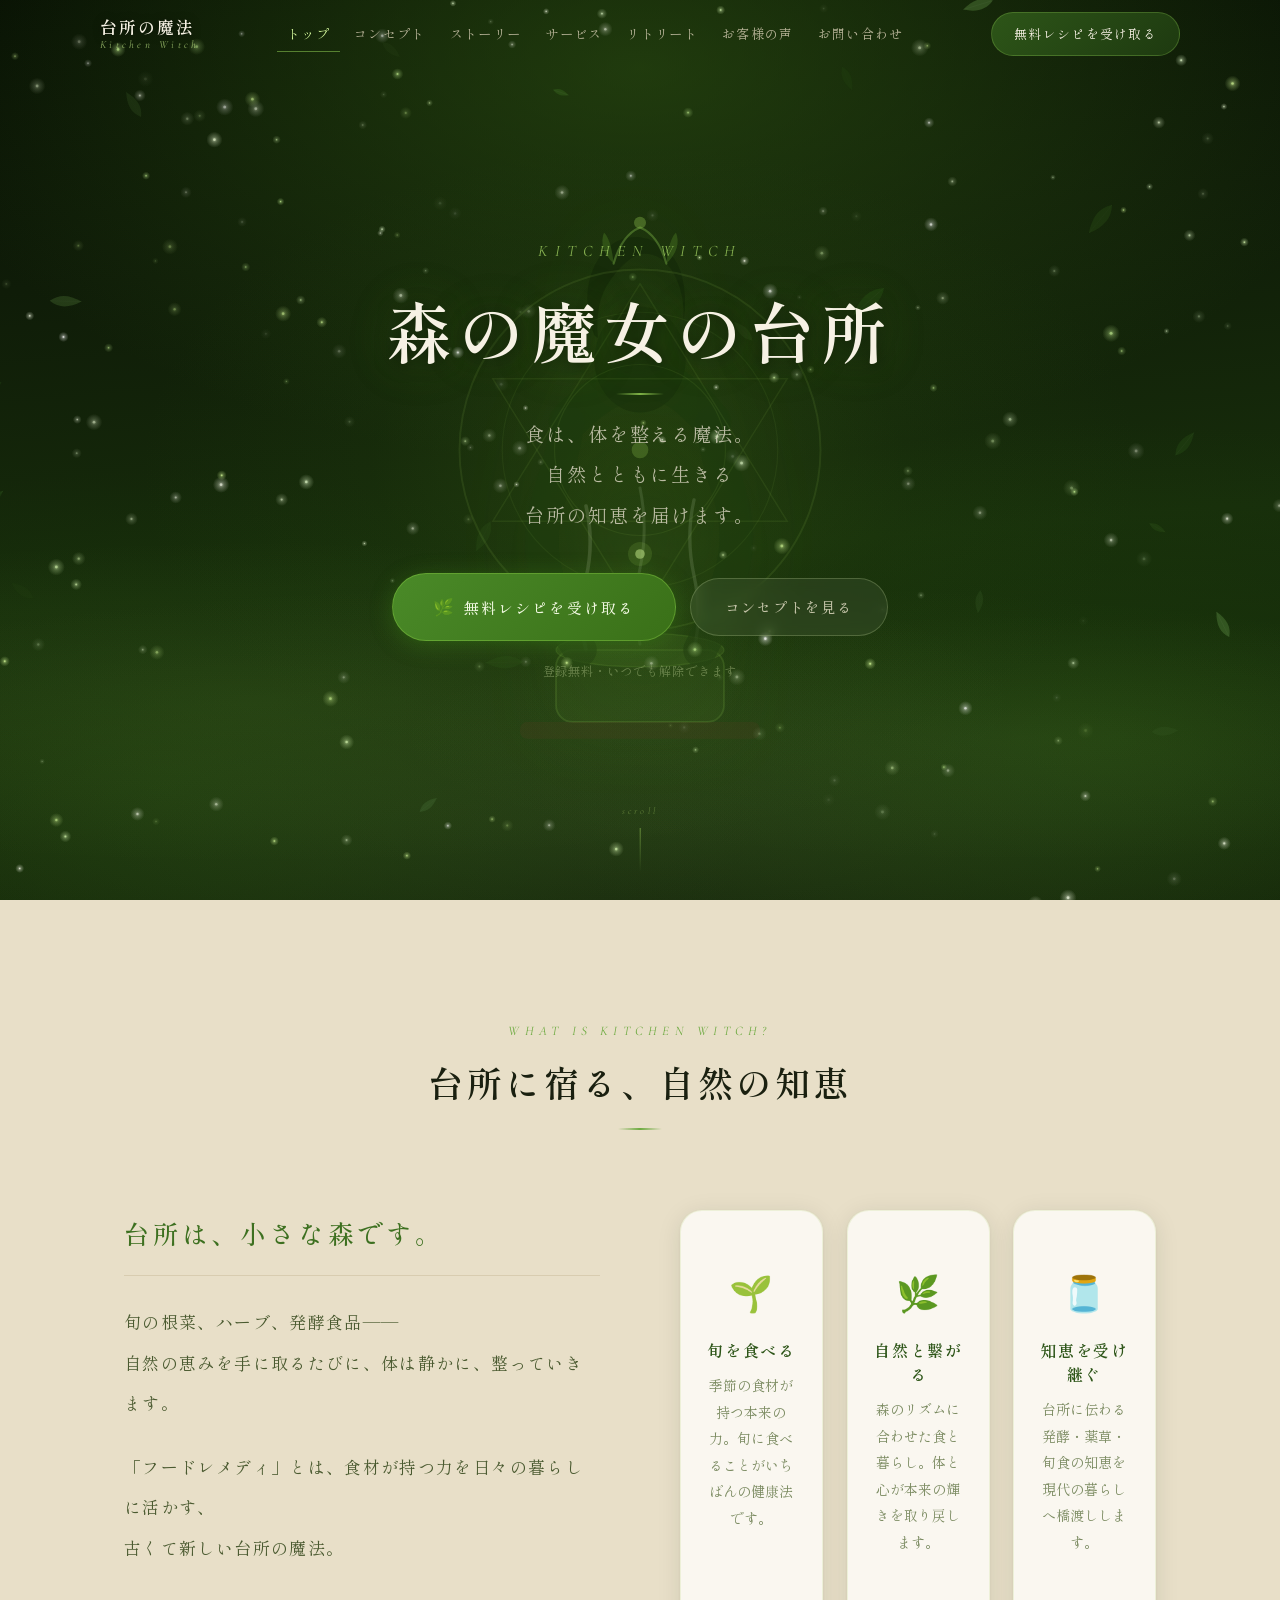
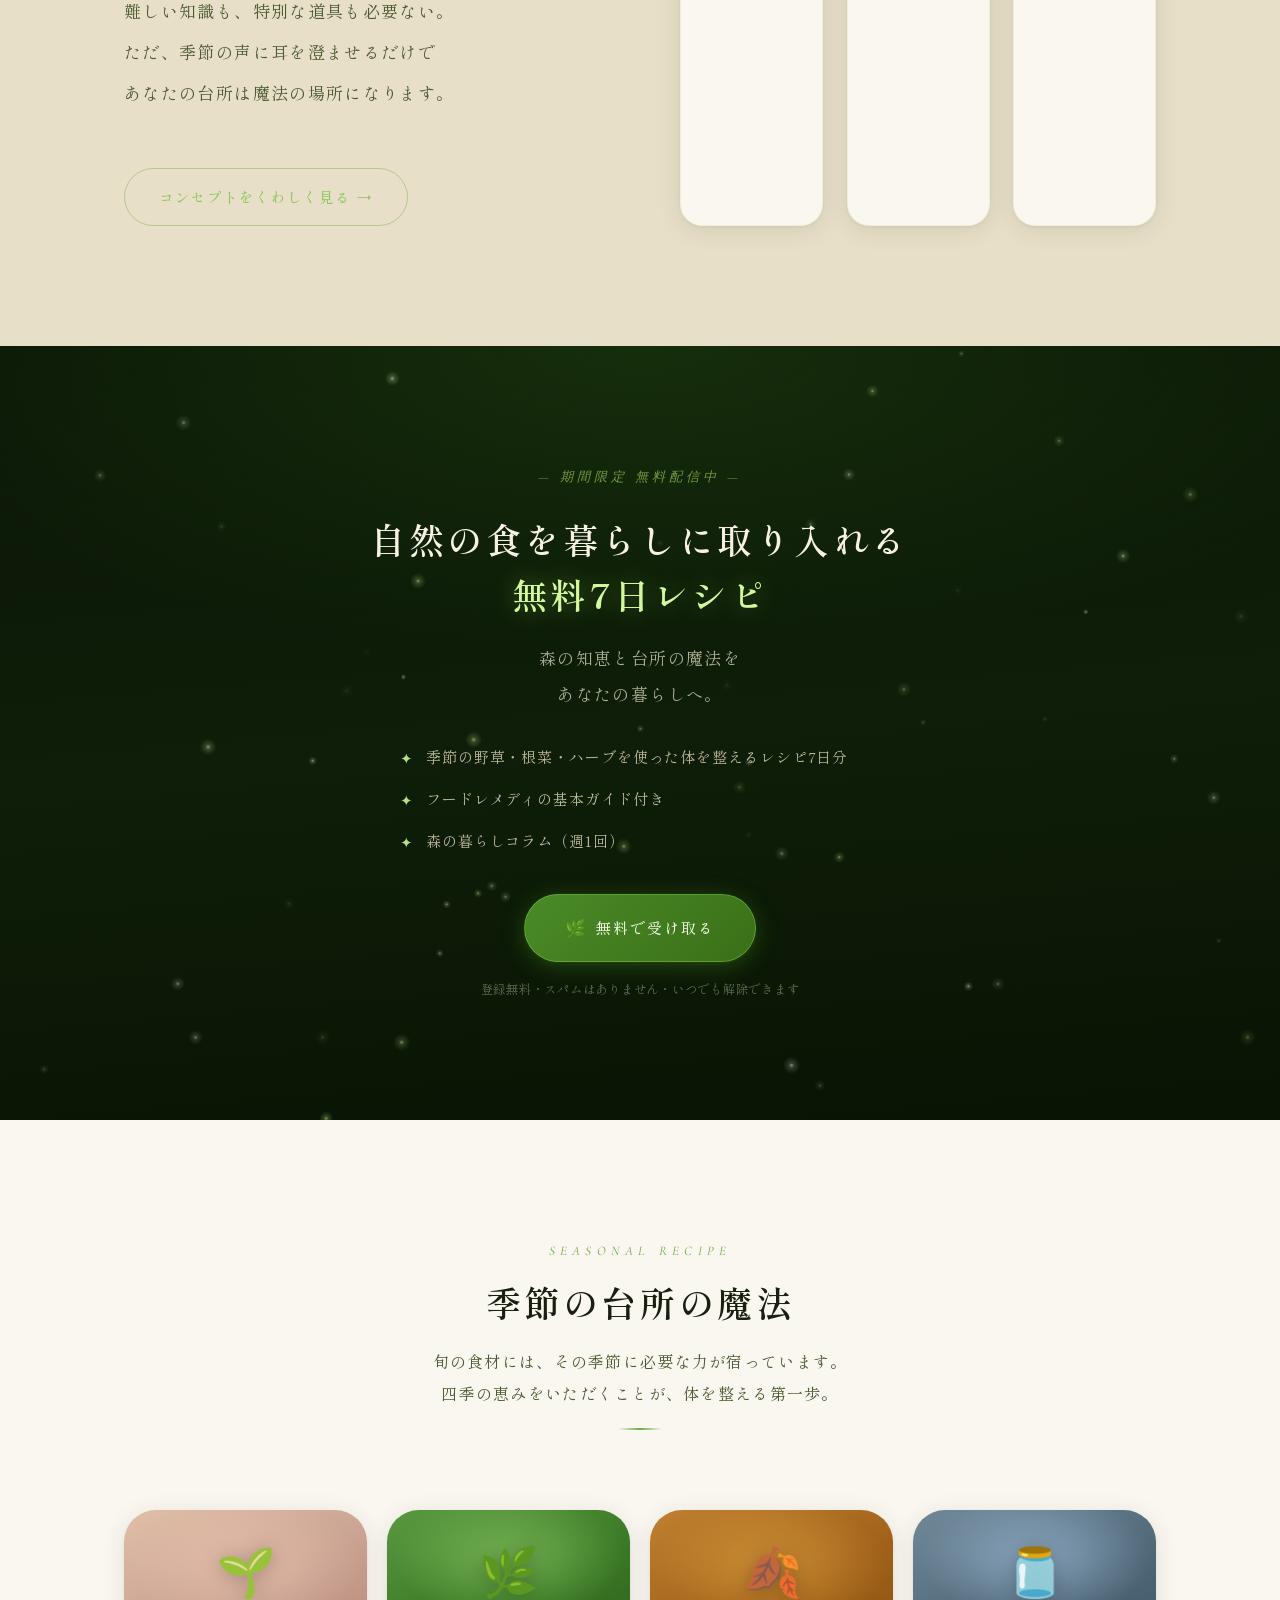
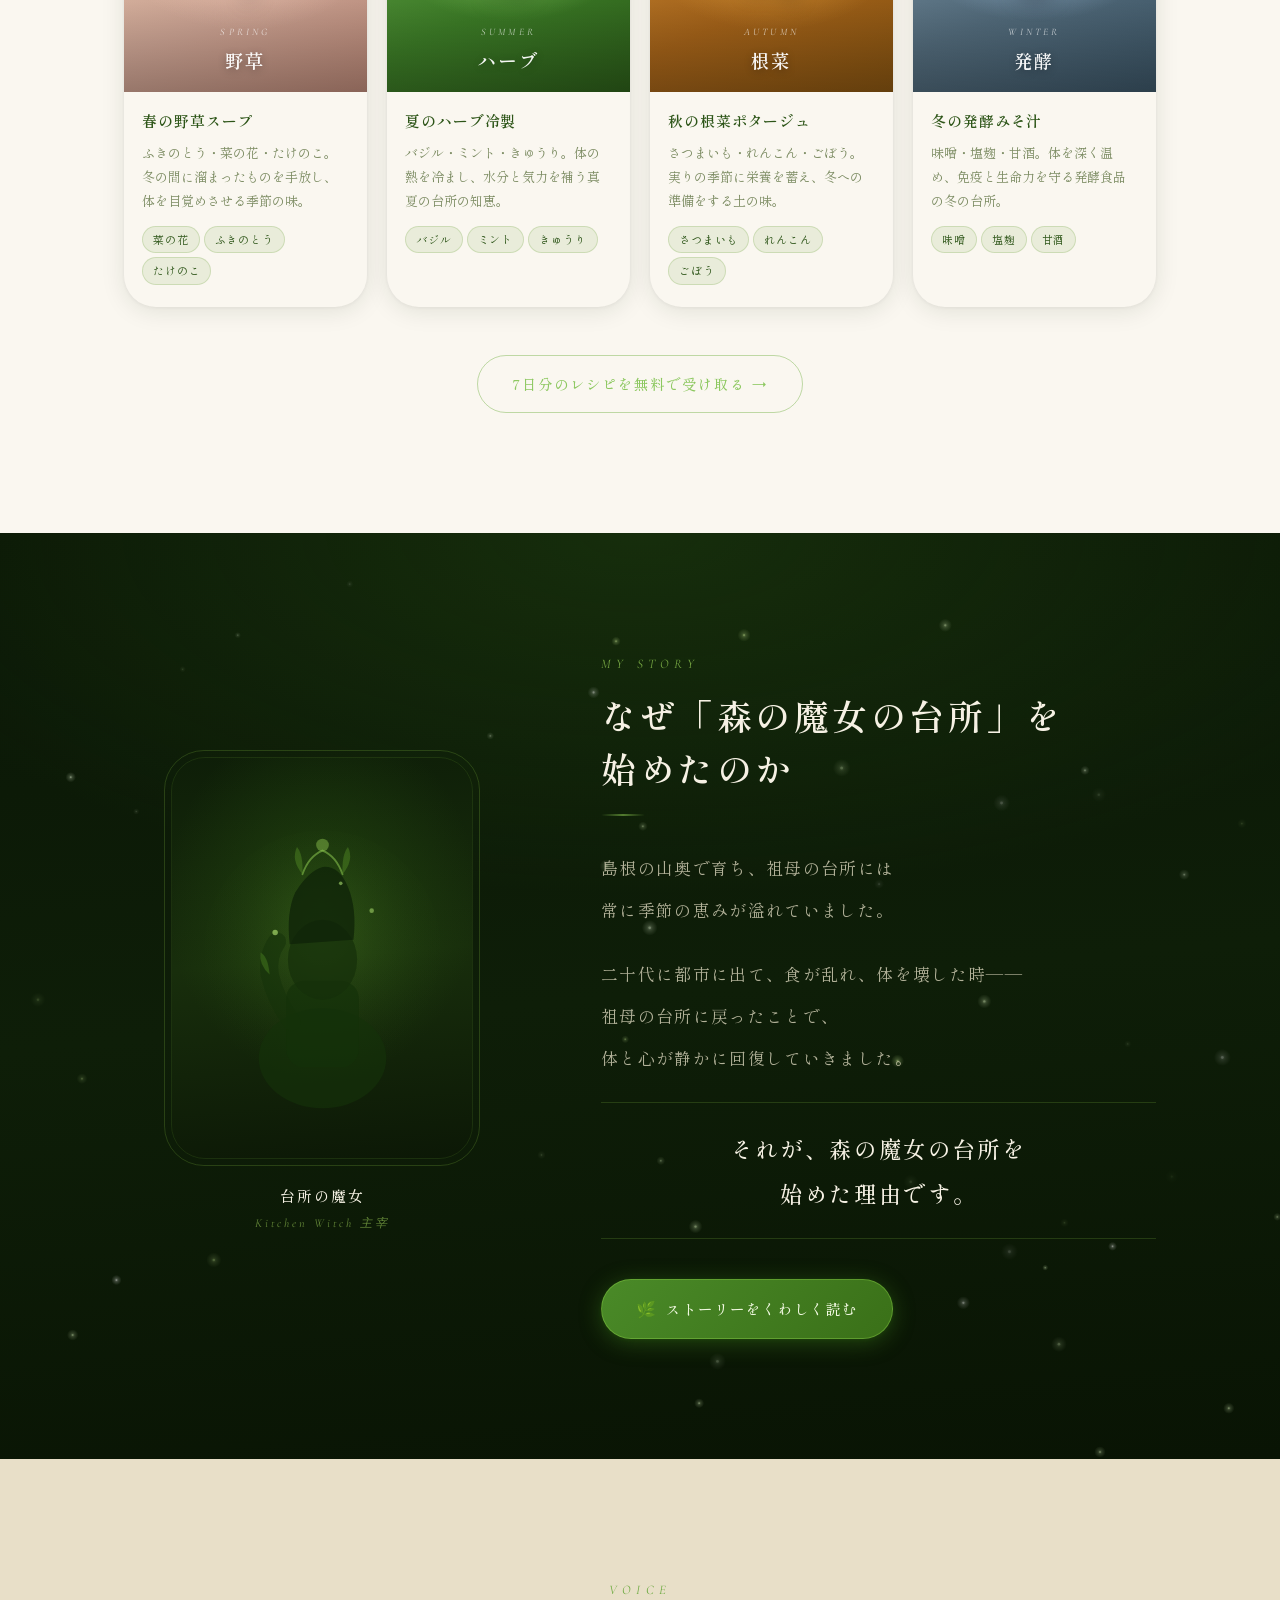
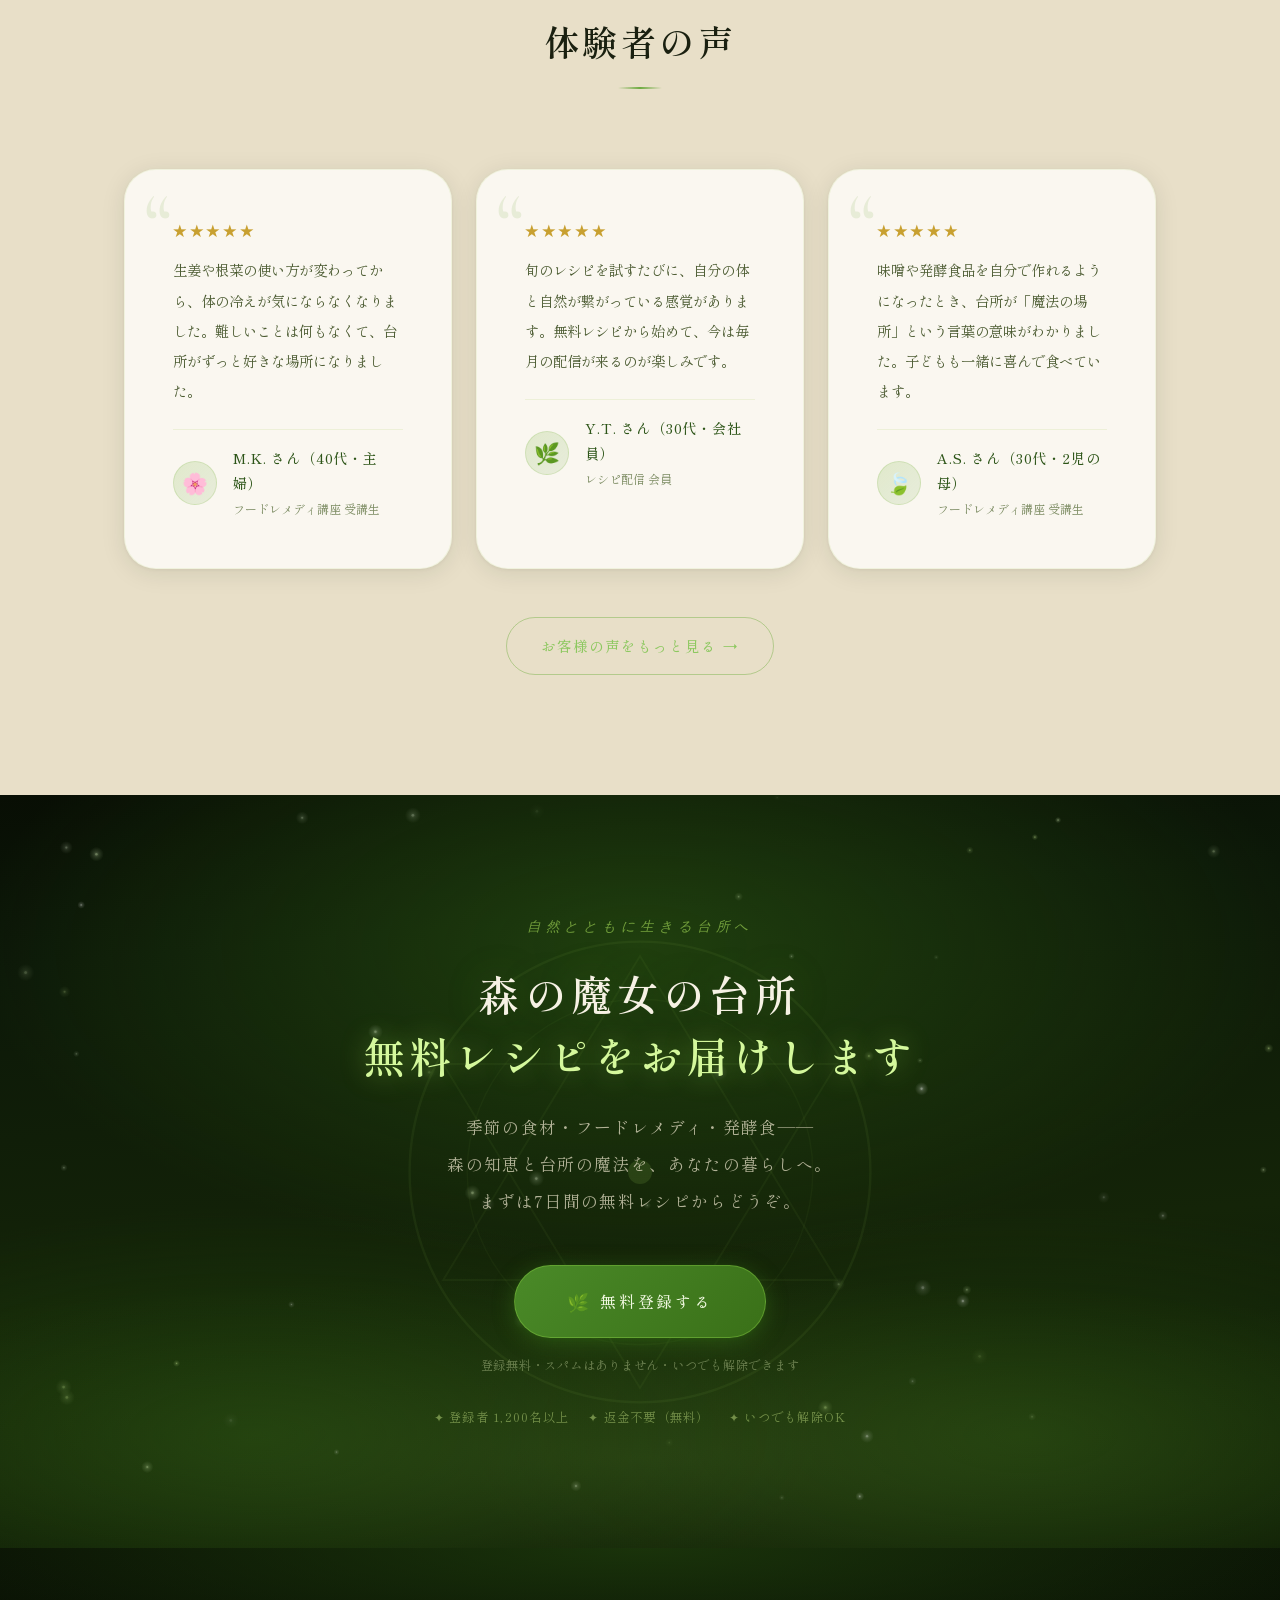
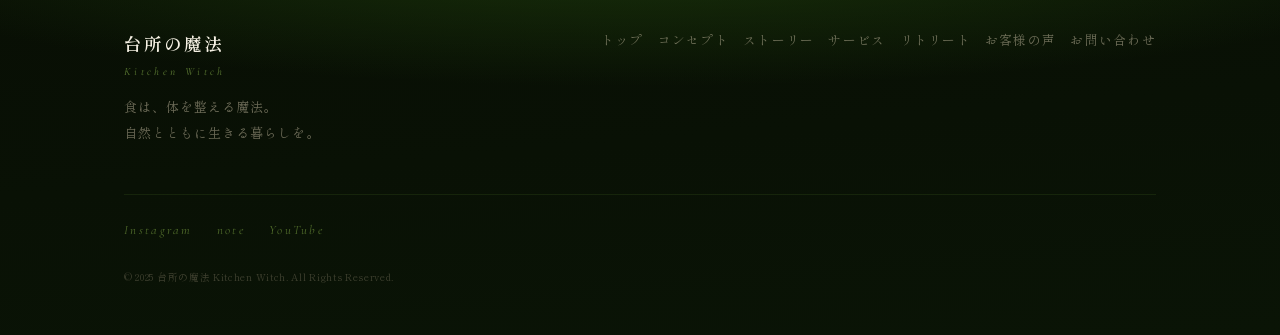
<file: kitchen-witch-decap-cms/index.html>
<!DOCTYPE html>
<html lang="ja">
<head>
  <meta charset="UTF-8">
  <meta name="viewport" content="width=device-width, initial-scale=1.0">
  <title>森の魔女の台所 | Kitchen Witch — 食は、体を整える魔法。</title>
  <meta name="description" content="自然とともに生きる台所の知恵を届けます。フードレメディ・旬のレシピ・森の暮らし。無料レシピ7日間配信中。">
  <meta property="og:title" content="森の魔女の台所 | Kitchen Witch">
  <meta property="og:description" content="食は、体を整える魔法。自然とともに生きる台所の知恵を届けます。">
  <meta property="og:type" content="website">
  <meta property="og:image" content="images/og.jpg">
  <link rel="preconnect" href="https://fonts.googleapis.com">
  <link rel="preconnect" href="https://fonts.gstatic.com" crossorigin>
  <link href="https://fonts.googleapis.com/css2?family=Shippori+Mincho:wght@400;500;600;700&family=Cormorant+Garamond:ital,wght@0,300;0,400;0,500;0,600;1,300;1,400;1,600&family=Noto+Serif+JP:wght@300;400;500&display=swap" rel="stylesheet">
  <link rel="stylesheet" href="css/style.css">
  <script src="https://identity.netlify.com/v1/netlify-identity-widget.js"></script>
</head>
<body>

<!-- ============ HEADER ============ -->
<header class="site-header" id="siteHeader">
  <div class="site-header__inner">
    <a href="index.html" class="site-header__logo">
      <span class="logo-ja">台所の魔法</span>
      <span class="logo-en">Kitchen Witch</span>
    </a>
    <nav class="site-header__nav" aria-label="メインナビゲーション">
      <a href="index.html" aria-current="page">トップ</a>
      <a href="concept.html">コンセプト</a>
      <a href="story.html">ストーリー</a>
      <a href="service.html">サービス</a>
      <a href="retreat.html">リトリート</a>
      <a href="voice.html">お客様の声</a>
      <a href="contact.html">お問い合わせ</a>
    </nav>
    <a href="contact.html" class="site-header__cta-btn">無料レシピを受け取る</a>
    <button class="site-header__hamburger" id="hamburger" aria-label="メニューを開く" aria-expanded="false">
      <span></span><span></span><span></span>
    </button>
  </div>
</header>
<div class="mobile-menu" id="mobileMenu" aria-hidden="true">
  <nav>
    <a href="index.html"   aria-current="page" onclick="closeMobileMenu()">トップ</a>
    <a href="concept.html" onclick="closeMobileMenu()">コンセプト</a>
    <a href="story.html"   onclick="closeMobileMenu()">ストーリー</a>
    <a href="service.html" onclick="closeMobileMenu()">サービス</a>
    <a href="retreat.html" onclick="closeMobileMenu()">リトリート</a>
    <a href="voice.html"   onclick="closeMobileMenu()">お客様の声</a>
    <a href="contact.html" onclick="closeMobileMenu()">お問い合わせ</a>
  </nav>
  <a href="contact.html" class="btn btn--glow" onclick="closeMobileMenu()">無料レシピを受け取る</a>
</div>

<!-- ============ HERO ============ -->
<section class="hero" id="hero" aria-label="メインビジュアル">
  <div class="hero__layer hero__layer--forest" aria-hidden="true"></div>
  <div class="hero__layer hero__layer--radial" aria-hidden="true"></div>
  <div class="hero__layer hero__layer--figure" aria-hidden="true">
    <svg class="figure-svg" viewBox="0 0 400 600" fill="none" xmlns="http://www.w3.org/2000/svg" aria-hidden="true">
      <ellipse cx="200" cy="320" rx="110" ry="130" fill="url(#aura)" opacity="0.18"/>
      <path d="M155 390 Q148 360 155 330 Q162 300 155 270" stroke="rgba(230,250,210,.18)" stroke-width="3" stroke-linecap="round" fill="none"/>
      <path d="M200 385 Q193 355 200 322 Q207 289 200 255" stroke="rgba(230,250,210,.14)" stroke-width="2.5" stroke-linecap="round" fill="none"/>
      <path d="M245 390 Q252 360 245 328 Q238 296 245 265" stroke="rgba(230,250,210,.16)" stroke-width="2.8" stroke-linecap="round" fill="none"/>
      <rect x="130" y="390" width="140" height="60" rx="14" fill="rgba(40,70,20,.55)" stroke="rgba(140,200,80,.22)" stroke-width="1.5"/>
      <ellipse cx="200" cy="390" rx="70" ry="14" fill="rgba(60,100,30,.45)" stroke="rgba(140,200,80,.18)" stroke-width="1"/>
      <rect x="100" y="450" width="200" height="14" rx="6" fill="rgba(60,40,20,.4)"/>
      <path d="M150 390 Q130 360 120 320 Q115 290 125 260 Q135 230 140 200" stroke="rgba(30,60,15,.70)" stroke-width="28" stroke-linecap="round" fill="none"/>
      <path d="M250 390 Q268 358 278 318 Q284 288 274 258 Q264 228 260 200" stroke="rgba(30,60,15,.70)" stroke-width="28" stroke-linecap="round" fill="none"/>
      <path d="M140 200 Q170 168 200 165 Q230 162 260 200" stroke="rgba(30,60,15,.72)" stroke-width="32" stroke-linecap="round" fill="none"/>
      <ellipse cx="200" cy="148" rx="38" ry="44" fill="rgba(25,50,12,.72)"/>
      <path d="M165 130 Q162 100 175 82 Q188 64 200 60 Q218 58 228 76 Q238 94 236 118 Q240 95 234 75 Q225 50 200 46 Q175 44 162 70 Q150 96 162 128 Z" fill="rgba(20,40,10,.75)"/>
      <path d="M178 68 Q185 44 200 38 M200 38 Q215 44 222 68" stroke="rgba(140,200,80,.45)" stroke-width="1.8" fill="none" stroke-linecap="round"/>
      <circle cx="200" cy="34" r="5" fill="rgba(180,240,100,.35)"/>
      <path d="M178 68 Q165 55 170 42 Q176 48 178 68Z" fill="rgba(100,160,50,.35)"/>
      <path d="M222 68 Q235 55 230 42 Q224 48 222 68Z" fill="rgba(100,160,50,.35)"/>
      <circle cx="200" cy="310" r="4" fill="rgba(220,255,160,.6)"/>
      <circle cx="200" cy="310" r="10" fill="rgba(180,240,100,.15)"/>
      <defs>
        <radialGradient id="aura" cx="50%" cy="50%" r="50%">
          <stop offset="0%" stop-color="rgba(160,220,80,.5)"/>
          <stop offset="100%" stop-color="rgba(80,140,30,0)"/>
        </radialGradient>
      </defs>
    </svg>
  </div>
  <div class="hero__mist hero__mist--1" aria-hidden="true"></div>
  <div class="hero__mist hero__mist--2" aria-hidden="true"></div>
  <div class="hero__mist hero__mist--3" aria-hidden="true"></div>
  <canvas class="hero__canvas" id="heroCanvas" aria-hidden="true"></canvas>
  <div class="hero__content">
    <div class="hero__sigil" aria-hidden="true">
      <svg viewBox="0 0 160 160" fill="none">
        <circle cx="80" cy="80" r="76" stroke="rgba(160,210,90,.22)" stroke-width=".8"/>
        <circle cx="80" cy="80" r="58" stroke="rgba(160,210,90,.14)" stroke-width=".5"/>
        <circle cx="80" cy="80" r="36" stroke="rgba(160,210,90,.18)" stroke-width=".5"/>
        <polygon points="80,10 142,110 18,110" stroke="rgba(160,210,90,.18)" stroke-width=".6" fill="none"/>
        <polygon points="80,150 18,50 142,50" stroke="rgba(160,210,90,.18)" stroke-width=".6" fill="none"/>
        <circle cx="80" cy="80" r="3.5" fill="rgba(180,240,100,.40)"/>
      </svg>
    </div>
    <p class="hero__eyebrow" data-hero-anim="0">Kitchen Witch</p>
    <h1 class="hero__title" data-hero-anim="1">森の魔女の台所</h1>
    <div class="hero__deco-line" data-hero-anim="2" aria-hidden="true"></div>
    <p class="hero__copy" data-hero-anim="3">
      食は、体を整える魔法。<br>
      自然とともに生きる<br>
      台所の知恵を届けます。
    </p>
    <div class="hero__btns" data-hero-anim="4">
      <a href="contact.html" class="btn btn--glow btn--lg">
        <span class="btn__icon">🌿</span>無料レシピを受け取る
      </a>
      <a href="concept.html" class="btn btn--ghost">コンセプトを見る</a>
    </div>
    <p class="hero__note" data-hero-anim="5">登録無料・いつでも解除できます</p>
  </div>
  <div class="hero__scroll-cue" aria-hidden="true"><span>scroll</span></div>
</section>

<!-- ============ ABOUT（概要） ============ -->
<section class="section section--beige" id="about" aria-labelledby="about-title">
  <div class="container">
    <div class="section-header kw-reveal">
      <p class="section-header__en">What is Kitchen Witch?</p>
      <h2 class="section-header__ja" id="about-title">台所に宿る、自然の知恵</h2>
      <div class="section-header__line" aria-hidden="true"></div>
    </div>
    <div class="about-layout">
      <div class="about-text kw-reveal">
        <p class="about-lead">台所は、小さな森です。</p>
        <p class="about-body">
          旬の根菜、ハーブ、発酵食品——<br>
          自然の恵みを手に取るたびに、体は静かに、整っていきます。
        </p>
        <p class="about-body">
          「フードレメディ」とは、食材が持つ力を日々の暮らしに活かす、<br>
          古くて新しい台所の魔法。
        </p>
        <p class="about-body">
          難しい知識も、特別な道具も必要ない。<br>
          ただ、季節の声に耳を澄ませるだけで<br>
          あなたの台所は魔法の場所になります。
        </p>
        <a href="concept.html" class="btn btn--forest" style="margin-top:2rem;">
          コンセプトをくわしく見る →
        </a>
      </div>
      <div class="about-cards">
        <div class="value-card kw-reveal" style="--kw-i:0">
          <div class="value-card__icon">🌱</div>
          <h3 class="value-card__title">旬を食べる</h3>
          <p class="value-card__text">季節の食材が持つ本来の力。旬に食べることがいちばんの健康法です。</p>
        </div>
        <div class="value-card kw-reveal" style="--kw-i:1">
          <div class="value-card__icon">🌿</div>
          <h3 class="value-card__title">自然と繋がる</h3>
          <p class="value-card__text">森のリズムに合わせた食と暮らし。体と心が本来の輝きを取り戻します。</p>
        </div>
        <div class="value-card kw-reveal" style="--kw-i:2">
          <div class="value-card__icon">🫙</div>
          <h3 class="value-card__title">知恵を受け継ぐ</h3>
          <p class="value-card__text">台所に伝わる発酵・薬草・旬食の知恵を現代の暮らしへ橋渡しします。</p>
        </div>
      </div>
    </div>
  </div>
</section>

<!-- ============ CTA MID ============ -->
<section class="section section--forest" id="cta-mid" aria-labelledby="cta-mid-title">
  <canvas class="section-canvas" id="ctaCanvas" aria-hidden="true"></canvas>
  <div class="container" style="position:relative;z-index:2;">
    <div class="cta-mid__inner kw-reveal">
      <p class="cta-mid__label">— 期間限定 無料配信中 —</p>
      <h2 class="cta-mid__title" id="cta-mid-title">
        自然の食を暮らしに取り入れる<br><em>無料7日レシピ</em>
      </h2>
      <p class="cta-mid__body">森の知恵と台所の魔法を<br>あなたの暮らしへ。</p>
      <ul class="cta-mid__list">
        <li><span class="check-icon" aria-hidden="true">✦</span> 季節の野草・根菜・ハーブを使った体を整えるレシピ7日分</li>
        <li><span class="check-icon" aria-hidden="true">✦</span> フードレメディの基本ガイド付き</li>
        <li><span class="check-icon" aria-hidden="true">✦</span> 森の暮らしコラム（週1回）</li>
      </ul>
      <a href="contact.html" class="btn btn--glow btn--lg">
        <span class="btn__icon">🌿</span>無料で受け取る
      </a>
      <p class="cta-form__note" style="margin-top:1rem;">登録無料・スパムはありません・いつでも解除できます</p>
    </div>
  </div>
</section>

<!-- ============ SEASONAL RECIPE ============ -->
<section class="section section--cream" id="recipe" aria-labelledby="recipe-title">
  <div class="container">
    <div class="section-header kw-reveal">
      <p class="section-header__en">Seasonal Recipe</p>
      <h2 class="section-header__ja" id="recipe-title">季節の台所の魔法</h2>
      <p class="section-header__text">
        旬の食材には、その季節に必要な力が宿っています。<br>
        四季の恵みをいただくことが、体を整える第一歩。
      </p>
      <div class="section-header__line" aria-hidden="true"></div>
    </div>
    <div class="recipe-grid">
      <article class="recipe-card kw-reveal" style="--kw-i:0">
        <div class="recipe-card__photo recipe-card__photo--spring">
          <span class="recipe-card__emoji">🌱</span>
          <div class="recipe-card__season-badge"><span class="season-en">Spring</span><span class="season-ja">野草</span></div>
        </div>
        <div class="recipe-card__body">
          <h3 class="recipe-card__title">春の野草スープ</h3>
          <p class="recipe-card__text">ふきのとう・菜の花・たけのこ。冬の間に溜まったものを手放し、体を目覚めさせる季節の味。</p>
          <div class="recipe-card__tags"><span class="tag">菜の花</span><span class="tag">ふきのとう</span><span class="tag">たけのこ</span></div>
        </div>
      </article>
      <article class="recipe-card kw-reveal" style="--kw-i:1">
        <div class="recipe-card__photo recipe-card__photo--summer">
          <span class="recipe-card__emoji">🌿</span>
          <div class="recipe-card__season-badge"><span class="season-en">Summer</span><span class="season-ja">ハーブ</span></div>
        </div>
        <div class="recipe-card__body">
          <h3 class="recipe-card__title">夏のハーブ冷製</h3>
          <p class="recipe-card__text">バジル・ミント・きゅうり。体の熱を冷まし、水分と気力を補う真夏の台所の知恵。</p>
          <div class="recipe-card__tags"><span class="tag">バジル</span><span class="tag">ミント</span><span class="tag">きゅうり</span></div>
        </div>
      </article>
      <article class="recipe-card kw-reveal" style="--kw-i:2">
        <div class="recipe-card__photo recipe-card__photo--autumn">
          <span class="recipe-card__emoji">🍂</span>
          <div class="recipe-card__season-badge"><span class="season-en">Autumn</span><span class="season-ja">根菜</span></div>
        </div>
        <div class="recipe-card__body">
          <h3 class="recipe-card__title">秋の根菜ポタージュ</h3>
          <p class="recipe-card__text">さつまいも・れんこん・ごぼう。実りの季節に栄養を蓄え、冬への準備をする土の味。</p>
          <div class="recipe-card__tags"><span class="tag">さつまいも</span><span class="tag">れんこん</span><span class="tag">ごぼう</span></div>
        </div>
      </article>
      <article class="recipe-card kw-reveal" style="--kw-i:3">
        <div class="recipe-card__photo recipe-card__photo--winter">
          <span class="recipe-card__emoji">🫙</span>
          <div class="recipe-card__season-badge"><span class="season-en">Winter</span><span class="season-ja">発酵</span></div>
        </div>
        <div class="recipe-card__body">
          <h3 class="recipe-card__title">冬の発酵みそ汁</h3>
          <p class="recipe-card__text">味噌・塩麹・甘酒。体を深く温め、免疫と生命力を守る発酵食品の冬の台所。</p>
          <div class="recipe-card__tags"><span class="tag">味噌</span><span class="tag">塩麹</span><span class="tag">甘酒</span></div>
        </div>
      </article>
    </div>
    <div class="center-btn kw-reveal">
      <a href="contact.html" class="btn btn--forest">7日分のレシピを無料で受け取る →</a>
    </div>
  </div>
</section>

<!-- ============ STORY（ダイジェスト） ============ -->
<section class="section section--forest" id="story" aria-labelledby="story-index-title">
  <canvas class="section-canvas" id="storyCanvas" aria-hidden="true"></canvas>
  <div class="container" style="position:relative;z-index:2;">
    <div class="story-layout">
      <div class="story-visual kw-reveal">
        <div class="story-portrait">
          <div class="story-portrait__img-wrap">
            <div class="story-portrait__placeholder" aria-hidden="true">
              <svg viewBox="0 0 280 340" fill="none">
                <circle cx="140" cy="160" r="130" fill="url(#pBg)" opacity=".25"/>
                <ellipse cx="140" cy="280" rx="70" ry="55" fill="rgba(20,50,10,.65)"/>
                <rect x="100" y="195" width="80" height="95" rx="20" fill="rgba(20,50,10,.68)"/>
                <ellipse cx="140" cy="172" rx="38" ry="44" fill="rgba(22,48,11,.72)"/>
                <path d="M104 155 Q100 120 110 98 Q125 74 140 70 Q158 68 168 92 Q178 116 174 150" fill="rgba(15,35,8,.78)"/>
                <path d="M118 78 Q125 58 140 52 Q155 58 162 78" stroke="rgba(140,200,80,.55)" stroke-width="2" fill="none" stroke-linecap="round"/>
                <circle cx="140" cy="46" r="7" fill="rgba(160,220,90,.40)"/>
                <path d="M118 78 Q105 62 112 48 Q119 56 118 78Z" fill="rgba(90,150,40,.40)"/>
                <path d="M162 78 Q175 62 168 48 Q161 56 162 78Z" fill="rgba(90,150,40,.40)"/>
                <path d="M106 240 Q88 215 82 188 Q79 168 90 152" stroke="rgba(20,50,10,.55)" stroke-width="20" stroke-linecap="round" fill="none"/>
                <path d="M82 188 Q70 178 72 164 Q80 168 82 188Z" fill="rgba(80,140,35,.40)"/>
                <circle cx="88" cy="142" r="3" fill="rgba(200,255,130,.55)"/>
                <circle cx="194" cy="118" r="2.5" fill="rgba(200,255,130,.45)"/>
                <circle cx="160" cy="88" r="2" fill="rgba(200,255,130,.50)"/>
                <defs>
                  <radialGradient id="pBg" cx="50%" cy="45%" r="55%">
                    <stop offset="0%" stop-color="rgba(140,200,70,.6)"/>
                    <stop offset="100%" stop-color="rgba(40,80,15,0)"/>
                  </radialGradient>
                </defs>
              </svg>
            </div>
            <div class="story-portrait__frame" aria-hidden="true"></div>
          </div>
          <div class="story-portrait__caption">
            <span class="caption-name">台所の魔女</span>
            <span class="caption-role">Kitchen Witch 主宰</span>
          </div>
        </div>
      </div>
      <div class="story-text kw-reveal">
        <div class="section-header" style="text-align:left;margin-bottom:2rem;">
          <p class="section-header__en">My Story</p>
          <h2 class="section-header__ja" id="story-index-title">
            なぜ「森の魔女の台所」を<br>始めたのか
          </h2>
          <div class="section-header__line" style="margin-left:0;" aria-hidden="true"></div>
        </div>
        <p class="story-para">
          島根の山奥で育ち、祖母の台所には<br>
          常に季節の恵みが溢れていました。
        </p>
        <p class="story-para">
          二十代に都市に出て、食が乱れ、体を壊した時——<br>
          祖母の台所に戻ったことで、<br>
          体と心が静かに回復していきました。
        </p>
        <p class="story-emphasis">
          それが、森の魔女の台所を<br>始めた理由です。
        </p>
        <a href="story.html" class="btn btn--glow" style="margin-top:2.5rem;">
          <span class="btn__icon">🌿</span>ストーリーをくわしく読む
        </a>
      </div>
    </div>
  </div>
</section>

<!-- ============ VOICE（ダイジェスト） ============ -->
<section class="section section--beige" id="voice" aria-labelledby="voice-index-title">
  <div class="container">
    <div class="section-header kw-reveal">
      <p class="section-header__en">Voice</p>
      <h2 class="section-header__ja" id="voice-index-title">体験者の声</h2>
      <div class="section-header__line" aria-hidden="true"></div>
    </div>
    <div class="voice-grid">
      <div class="voice-card kw-reveal" style="--kw-i:0">
        <div class="voice-card__stars" aria-label="星5つ">★★★★★</div>
        <p class="voice-card__text">生姜や根菜の使い方が変わってから、体の冷えが気にならなくなりました。難しいことは何もなくて、台所がずっと好きな場所になりました。</p>
        <div class="voice-card__author">
          <div class="voice-card__avatar">🌸</div>
          <div>
            <p class="voice-card__name">M.K. さん（40代・主婦）</p>
            <p class="voice-card__badge">フードレメディ講座 受講生</p>
          </div>
        </div>
      </div>
      <div class="voice-card kw-reveal" style="--kw-i:1">
        <div class="voice-card__stars" aria-label="星5つ">★★★★★</div>
        <p class="voice-card__text">旬のレシピを試すたびに、自分の体と自然が繋がっている感覚があります。無料レシピから始めて、今は毎月の配信が来るのが楽しみです。</p>
        <div class="voice-card__author">
          <div class="voice-card__avatar">🌿</div>
          <div>
            <p class="voice-card__name">Y.T. さん（30代・会社員）</p>
            <p class="voice-card__badge">レシピ配信 会員</p>
          </div>
        </div>
      </div>
      <div class="voice-card kw-reveal" style="--kw-i:2">
        <div class="voice-card__stars" aria-label="星5つ">★★★★★</div>
        <p class="voice-card__text">味噌や発酵食品を自分で作れるようになったとき、台所が「魔法の場所」という言葉の意味がわかりました。子どもも一緒に喜んで食べています。</p>
        <div class="voice-card__author">
          <div class="voice-card__avatar">🍃</div>
          <div>
            <p class="voice-card__name">A.S. さん（30代・2児の母）</p>
            <p class="voice-card__badge">フードレメディ講座 受講生</p>
          </div>
        </div>
      </div>
    </div>
    <div class="center-btn kw-reveal">
      <a href="voice.html" class="btn btn--forest">お客様の声をもっと見る →</a>
    </div>
  </div>
</section>

<!-- ============ CTA FINAL ============ -->
<section class="section cta-final" id="cta-final" aria-labelledby="cta-final-title">
  <div class="cta-final__bg" aria-hidden="true"></div>
  <div class="cta-final__mist" aria-hidden="true"></div>
  <canvas class="section-canvas" id="finalCanvas" aria-hidden="true"></canvas>
  <div class="container" style="position:relative;z-index:2;">
    <div class="cta-final__inner">
      <div class="cta-final__sigil" aria-hidden="true">
        <svg viewBox="0 0 200 200" fill="none">
          <circle cx="100" cy="100" r="96" stroke="rgba(160,210,90,.20)" stroke-width="1"/>
          <circle cx="100" cy="100" r="72" stroke="rgba(160,210,90,.12)" stroke-width=".6"/>
          <polygon points="100,10 182,145 18,145" stroke="rgba(160,210,90,.16)" stroke-width=".8" fill="none"/>
          <polygon points="100,190 18,55 182,55" stroke="rgba(160,210,90,.16)" stroke-width=".8" fill="none"/>
          <circle cx="100" cy="100" r="5" fill="rgba(180,240,100,.35)"/>
        </svg>
      </div>
      <div class="kw-reveal">
        <p class="cta-final__eyebrow">自然とともに生きる台所へ</p>
        <h2 class="cta-final__title" id="cta-final-title">
          森の魔女の台所<br><em>無料レシピをお届けします</em>
        </h2>
        <p class="cta-final__body">
          季節の食材・フードレメディ・発酵食——<br>
          森の知恵と台所の魔法を、あなたの暮らしへ。<br>
          まずは7日間の無料レシピからどうぞ。
        </p>
        <div style="margin-bottom:1rem;">
          <a href="contact.html" class="btn btn--glow btn--xl">
            <span class="btn__icon">🌿</span>無料登録する
          </a>
        </div>
        <p class="cta-form__note cta-form__note--light">登録無料・スパムはありません・いつでも解除できます</p>
        <div class="cta-final__trust">
          <span><span aria-hidden="true">✦</span> 登録者 1,200名以上</span>
          <span><span aria-hidden="true">✦</span> 返金不要（無料）</span>
          <span><span aria-hidden="true">✦</span> いつでも解除OK</span>
        </div>
      </div>
    </div>
  </div>
</section>

<!-- ============ FOOTER ============ -->
<footer class="site-footer" role="contentinfo">
  <div class="container">
    <div class="site-footer__inner">
      <div class="site-footer__brand">
        <p class="footer-logo-ja">台所の魔法</p>
        <p class="footer-logo-en">Kitchen Witch</p>
        <p class="footer-tagline">食は、体を整える魔法。<br>自然とともに生きる暮らしを。</p>
      </div>
      <nav class="site-footer__nav" aria-label="フッターナビ">
        <a href="index.html">トップ</a>
        <a href="concept.html">コンセプト</a>
        <a href="story.html">ストーリー</a>
        <a href="service.html">サービス</a>
        <a href="retreat.html">リトリート</a>
        <a href="voice.html">お客様の声</a>
        <a href="contact.html">お問い合わせ</a>
      </nav>
    </div>
    <div class="site-footer__sns">
      <a href="https://instagram.com/" target="_blank" rel="noopener noreferrer" aria-label="Instagram">Instagram</a>
      <a href="https://note.com/" target="_blank" rel="noopener noreferrer" aria-label="note">note</a>
      <a href="https://youtube.com/" target="_blank" rel="noopener noreferrer" aria-label="YouTube">YouTube</a>
    </div>
    <p class="site-footer__copy"><small>© 2025 台所の魔法 Kitchen Witch. All Rights Reserved.</small></p>
  </div>
</footer>
<script src="js/effects.js"></script>
  <script>
    if (window.netlifyIdentity) {
      window.netlifyIdentity.on("init", function(user) {
        if (!user) {
          window.netlifyIdentity.on("login", function() {
            document.location.href = "/admin/";
          });
        }
      });
    }
  </script>
</body>
</html>
</file>
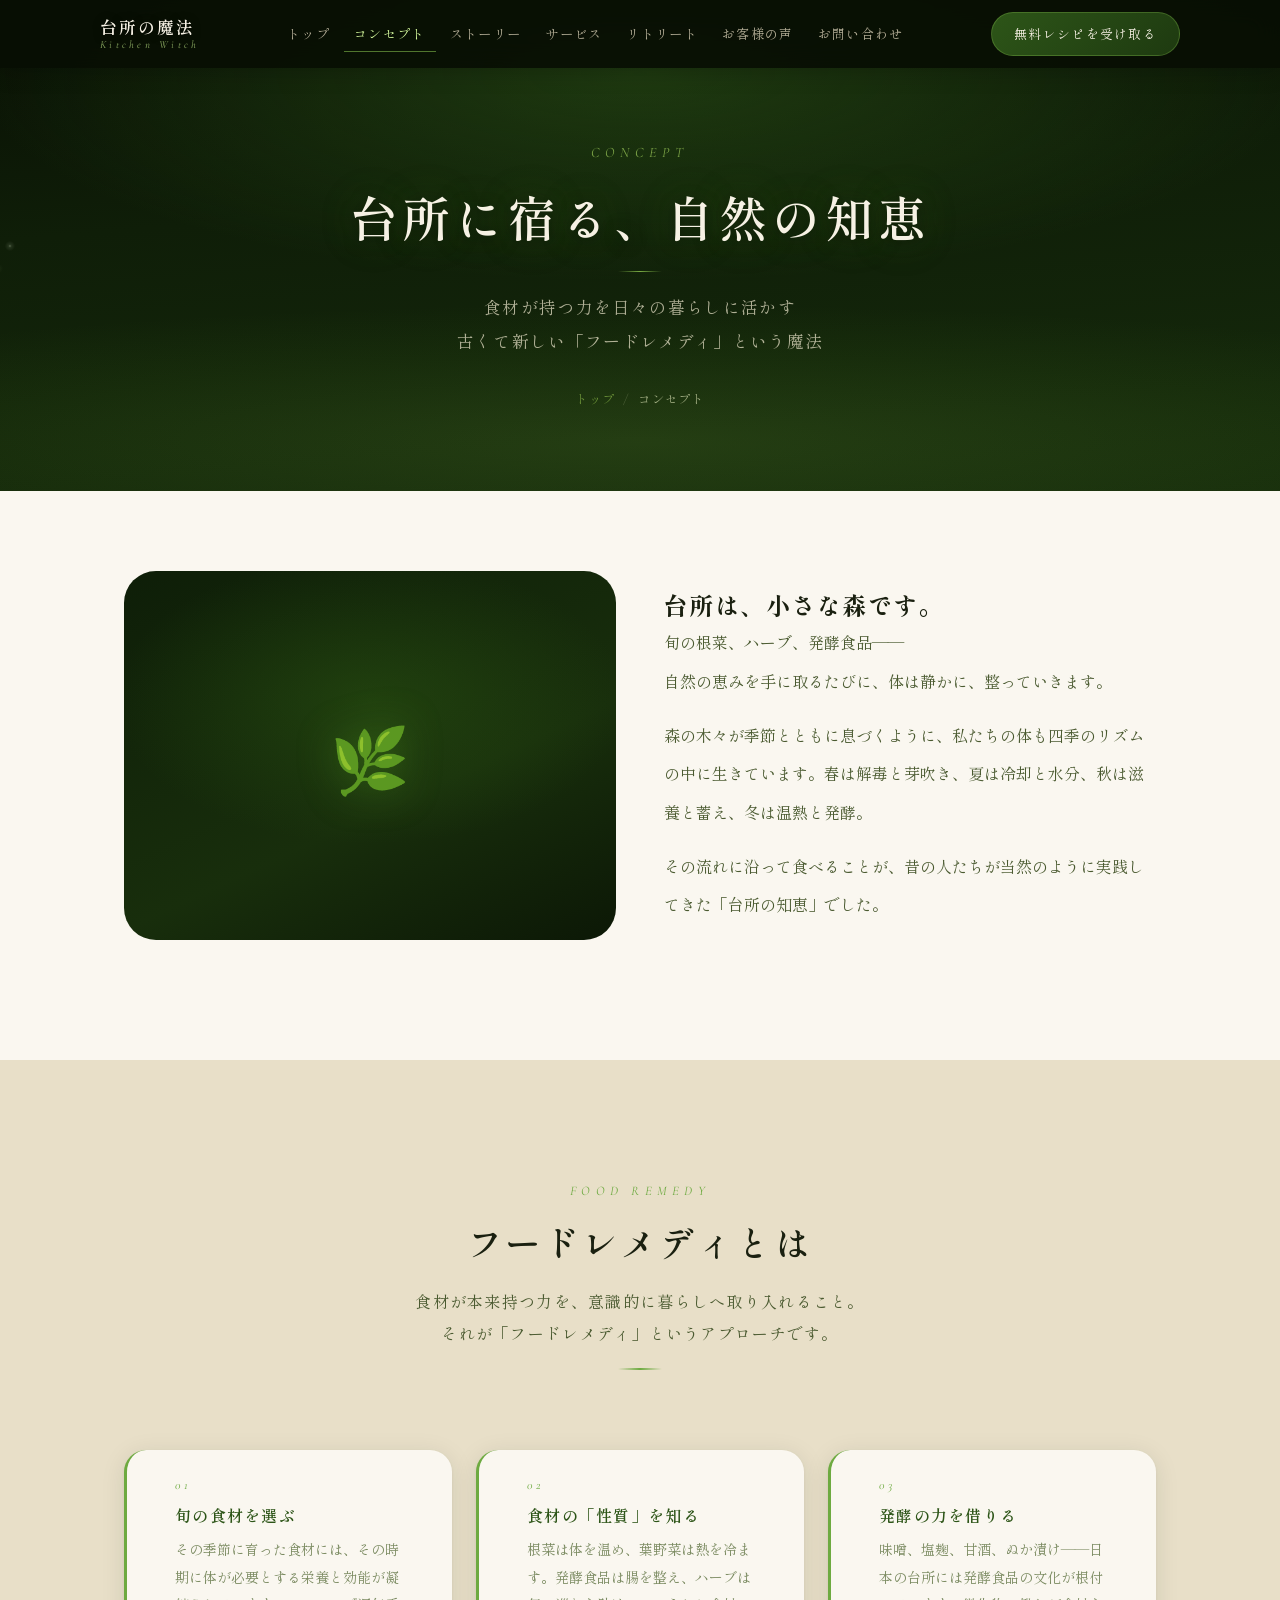
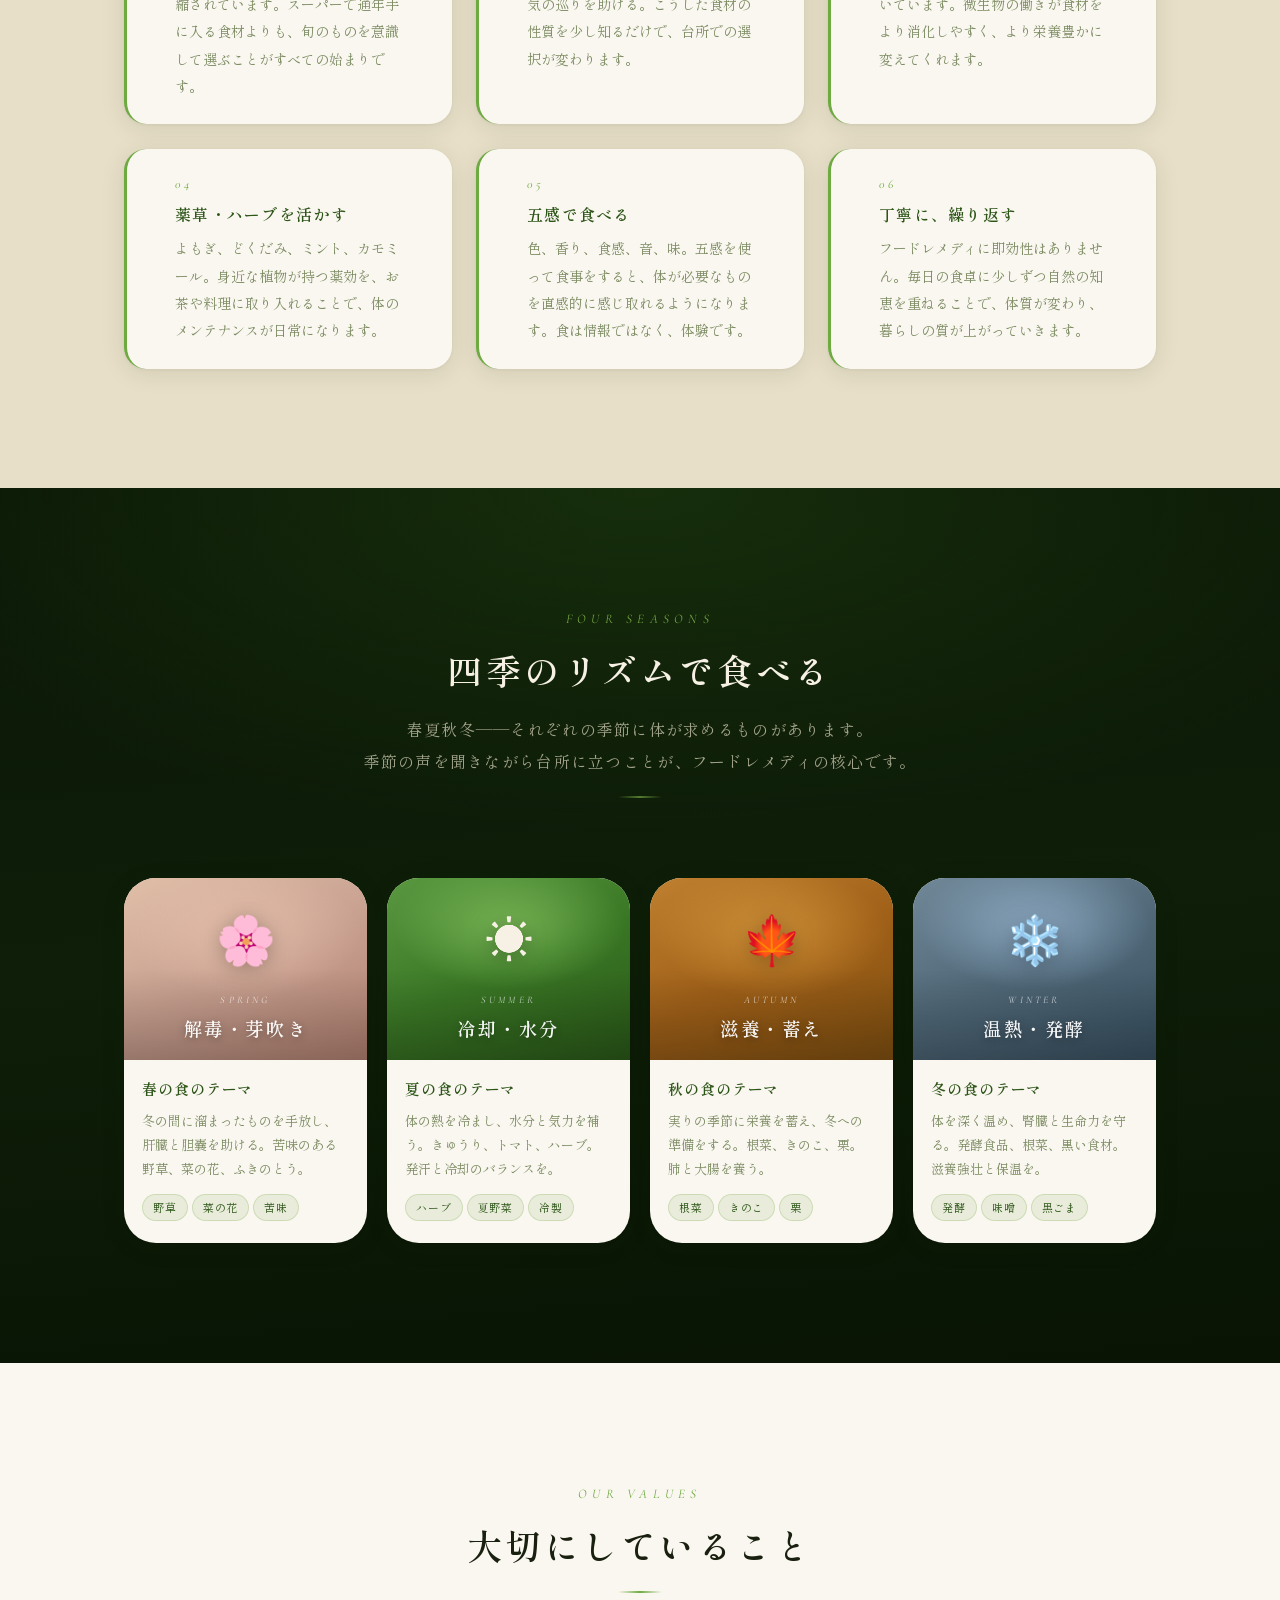
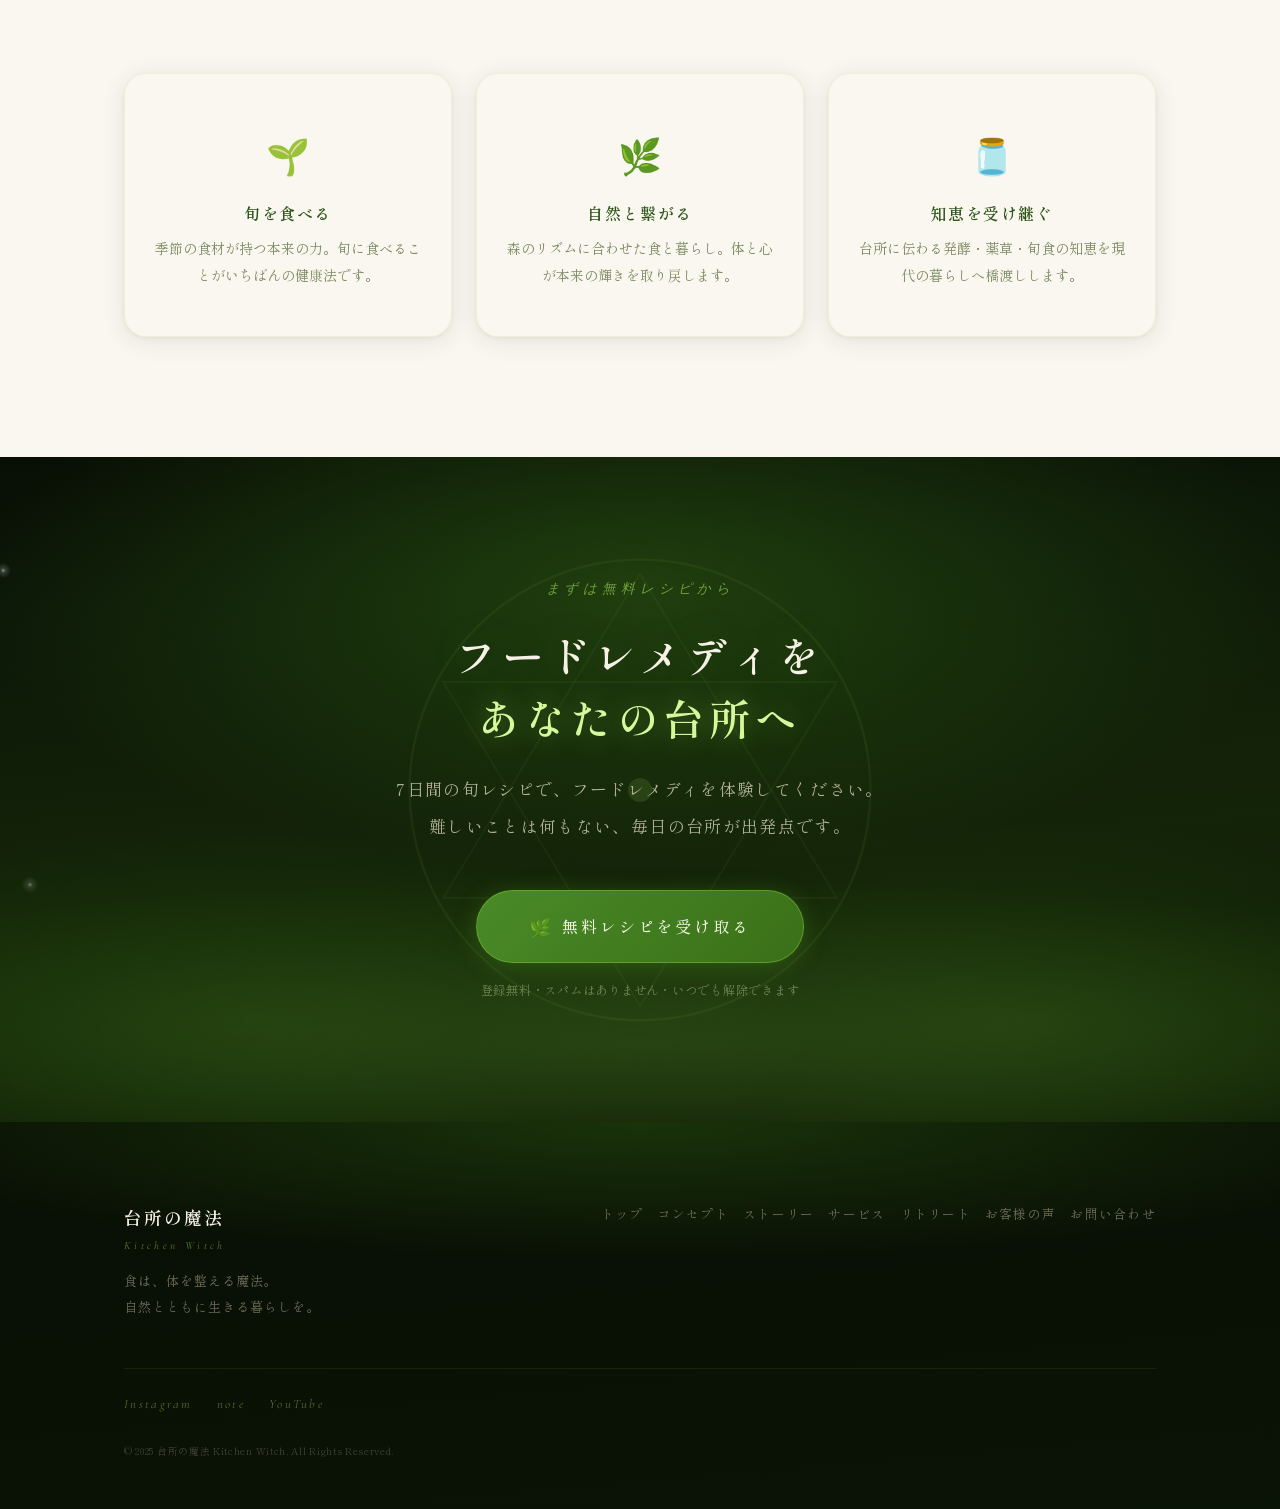
<file: kitchen-witch-decap-cms/concept.html>
<!DOCTYPE html>
<html lang="ja">
<head>
  <meta charset="UTF-8">
  <meta name="viewport" content="width=device-width, initial-scale=1.0">
  <title>コンセプト | 森の魔女の台所 — 食は、体を整える魔法。</title>
  <meta name="description" content="「フードレメディ」とは何か。台所に宿る自然の知恵と、旬を食べる暮らしのコンセプトをご紹介します。">
  <meta property="og:title" content="コンセプト | 森の魔女の台所">
  <meta property="og:description" content="台所は、小さな森です。自然の恵みが体を整える。フードレメディというアプローチ。">
  <meta property="og:type" content="website">
  <link rel="preconnect" href="https://fonts.googleapis.com">
  <link rel="preconnect" href="https://fonts.gstatic.com" crossorigin>
  <link href="https://fonts.googleapis.com/css2?family=Shippori+Mincho:wght@400;500;600;700&family=Cormorant+Garamond:ital,wght@0,300;0,400;0,500;0,600;1,300;1,400;1,600&family=Noto+Serif+JP:wght@300;400;500&display=swap" rel="stylesheet">
  <link rel="stylesheet" href="css/style.css">
  <script src="https://identity.netlify.com/v1/netlify-identity-widget.js"></script>
</head>
<body>

<!-- ============ HEADER ============ -->
<header class="site-header header--page" id="siteHeader">
  <div class="site-header__inner">
    <a href="index.html" class="site-header__logo">
      <span class="logo-ja">台所の魔法</span>
      <span class="logo-en">Kitchen Witch</span>
    </a>
    <nav class="site-header__nav" aria-label="メインナビゲーション">
      <a href="index.html">トップ</a>
      <a href="concept.html" aria-current="page">コンセプト</a>
      <a href="story.html">ストーリー</a>
      <a href="service.html">サービス</a>
      <a href="retreat.html">リトリート</a>
      <a href="voice.html">お客様の声</a>
      <a href="contact.html">お問い合わせ</a>
    </nav>
    <a href="contact.html" class="site-header__cta-btn">無料レシピを受け取る</a>
    <button class="site-header__hamburger" id="hamburger" aria-label="メニューを開く" aria-expanded="false">
      <span></span><span></span><span></span>
    </button>
  </div>
</header>
<div class="mobile-menu" id="mobileMenu" aria-hidden="true">
  <nav>
    <a href="index.html"   onclick="closeMobileMenu()">トップ</a>
    <a href="concept.html" aria-current="page" onclick="closeMobileMenu()">コンセプト</a>
    <a href="story.html"   onclick="closeMobileMenu()">ストーリー</a>
    <a href="service.html" onclick="closeMobileMenu()">サービス</a>
    <a href="retreat.html" onclick="closeMobileMenu()">リトリート</a>
    <a href="voice.html"   onclick="closeMobileMenu()">お客様の声</a>
    <a href="contact.html" onclick="closeMobileMenu()">お問い合わせ</a>
  </nav>
  <a href="contact.html" class="btn btn--glow" onclick="closeMobileMenu()">無料レシピを受け取る</a>
</div>

<!-- ============ PAGE HERO ============ -->
<section class="page-hero" aria-labelledby="page-title">
  <canvas class="page-hero__canvas" id="pageHeroCanvas" aria-hidden="true"></canvas>
  <div class="page-hero__mist" aria-hidden="true"></div>
  <div class="page-hero__inner">
    <p class="page-hero__en">Concept</p>
    <h1 class="page-hero__title" id="page-title">台所に宿る、自然の知恵</h1>
    <div class="page-hero__deco" aria-hidden="true"></div>
    <p class="page-hero__sub">
      食材が持つ力を日々の暮らしに活かす<br>
      古くて新しい「フードレメディ」という魔法
    </p>
  </div>
  <nav class="breadcrumb" aria-label="パンくずリスト">
    <ol class="breadcrumb__list">
      <li><a href="index.html">トップ</a></li>
      <li><span aria-current="page">コンセプト</span></li>
    </ol>
  </nav>
</section>

<!-- ============ SECTION: 台所は小さな森 ============ -->
<section class="section section--cream section--top" aria-labelledby="concept1-title">
  <div class="container">
    <div class="concept-block kw-reveal">
      <div class="concept-visual">
        <span class="concept-visual__icon">🌿</span>
      </div>
      <div class="concept-text">
        <h2 id="concept1-title">台所は、小さな森です。</h2>
        <p>
          旬の根菜、ハーブ、発酵食品——<br>
          自然の恵みを手に取るたびに、体は静かに、整っていきます。
        </p>
        <p>
          森の木々が季節とともに息づくように、私たちの体も四季のリズムの中に生きています。春は解毒と芽吹き、夏は冷却と水分、秋は滋養と蓄え、冬は温熱と発酵。
        </p>
        <p>
          その流れに沿って食べることが、昔の人たちが当然のように実践してきた「台所の知恵」でした。
        </p>
      </div>
    </div>
  </div>
</section>

<!-- ============ SECTION: フードレメディとは ============ -->
<section class="section section--beige" aria-labelledby="concept2-title">
  <div class="container">
    <div class="section-header kw-reveal">
      <p class="section-header__en">Food Remedy</p>
      <h2 class="section-header__ja" id="concept2-title">フードレメディとは</h2>
      <p class="section-header__text">
        食材が本来持つ力を、意識的に暮らしへ取り入れること。<br>
        それが「フードレメディ」というアプローチです。
      </p>
      <div class="section-header__line" aria-hidden="true"></div>
    </div>
    <div class="remedy-grid">
      <div class="remedy-card kw-reveal" style="--kw-i:0">
        <span class="remedy-card__num">01</span>
        <h3 class="remedy-card__title">旬の食材を選ぶ</h3>
        <p class="remedy-card__text">その季節に育った食材には、その時期に体が必要とする栄養と効能が凝縮されています。スーパーで通年手に入る食材よりも、旬のものを意識して選ぶことがすべての始まりです。</p>
      </div>
      <div class="remedy-card kw-reveal" style="--kw-i:1">
        <span class="remedy-card__num">02</span>
        <h3 class="remedy-card__title">食材の「性質」を知る</h3>
        <p class="remedy-card__text">根菜は体を温め、葉野菜は熱を冷ます。発酵食品は腸を整え、ハーブは気の巡りを助ける。こうした食材の性質を少し知るだけで、台所での選択が変わります。</p>
      </div>
      <div class="remedy-card kw-reveal" style="--kw-i:2">
        <span class="remedy-card__num">03</span>
        <h3 class="remedy-card__title">発酵の力を借りる</h3>
        <p class="remedy-card__text">味噌、塩麹、甘酒、ぬか漬け——日本の台所には発酵食品の文化が根付いています。微生物の働きが食材をより消化しやすく、より栄養豊かに変えてくれます。</p>
      </div>
      <div class="remedy-card kw-reveal" style="--kw-i:0">
        <span class="remedy-card__num">04</span>
        <h3 class="remedy-card__title">薬草・ハーブを活かす</h3>
        <p class="remedy-card__text">よもぎ、どくだみ、ミント、カモミール。身近な植物が持つ薬効を、お茶や料理に取り入れることで、体のメンテナンスが日常になります。</p>
      </div>
      <div class="remedy-card kw-reveal" style="--kw-i:1">
        <span class="remedy-card__num">05</span>
        <h3 class="remedy-card__title">五感で食べる</h3>
        <p class="remedy-card__text">色、香り、食感、音、味。五感を使って食事をすると、体が必要なものを直感的に感じ取れるようになります。食は情報ではなく、体験です。</p>
      </div>
      <div class="remedy-card kw-reveal" style="--kw-i:2">
        <span class="remedy-card__num">06</span>
        <h3 class="remedy-card__title">丁寧に、繰り返す</h3>
        <p class="remedy-card__text">フードレメディに即効性はありません。毎日の食卓に少しずつ自然の知恵を重ねることで、体質が変わり、暮らしの質が上がっていきます。</p>
      </div>
    </div>
  </div>
</section>

<!-- ============ SECTION: 四季のリズム ============ -->
<section class="section section--forest" aria-labelledby="concept3-title">
  <canvas class="section-canvas" id="ctaCanvas" aria-hidden="true"></canvas>
  <div class="container" style="position:relative;z-index:2;">
    <div class="section-header kw-reveal">
      <p class="section-header__en">Four Seasons</p>
      <h2 class="section-header__ja" id="concept3-title">四季のリズムで食べる</h2>
      <p class="section-header__text">
        春夏秋冬——それぞれの季節に体が求めるものがあります。<br>
        季節の声を聞きながら台所に立つことが、フードレメディの核心です。
      </p>
      <div class="section-header__line" aria-hidden="true"></div>
    </div>
    <div class="recipe-grid">
      <article class="recipe-card kw-reveal" style="--kw-i:0">
        <div class="recipe-card__photo recipe-card__photo--spring">
          <span class="recipe-card__emoji">🌸</span>
          <div class="recipe-card__season-badge"><span class="season-en">Spring</span><span class="season-ja">解毒・芽吹き</span></div>
        </div>
        <div class="recipe-card__body">
          <h3 class="recipe-card__title">春の食のテーマ</h3>
          <p class="recipe-card__text">冬の間に溜まったものを手放し、肝臓と胆嚢を助ける。苦味のある野草、菜の花、ふきのとう。</p>
          <div class="recipe-card__tags"><span class="tag">野草</span><span class="tag">菜の花</span><span class="tag">苦味</span></div>
        </div>
      </article>
      <article class="recipe-card kw-reveal" style="--kw-i:1">
        <div class="recipe-card__photo recipe-card__photo--summer">
          <span class="recipe-card__emoji">☀️</span>
          <div class="recipe-card__season-badge"><span class="season-en">Summer</span><span class="season-ja">冷却・水分</span></div>
        </div>
        <div class="recipe-card__body">
          <h3 class="recipe-card__title">夏の食のテーマ</h3>
          <p class="recipe-card__text">体の熱を冷まし、水分と気力を補う。きゅうり、トマト、ハーブ。発汗と冷却のバランスを。</p>
          <div class="recipe-card__tags"><span class="tag">ハーブ</span><span class="tag">夏野菜</span><span class="tag">冷製</span></div>
        </div>
      </article>
      <article class="recipe-card kw-reveal" style="--kw-i:2">
        <div class="recipe-card__photo recipe-card__photo--autumn">
          <span class="recipe-card__emoji">🍁</span>
          <div class="recipe-card__season-badge"><span class="season-en">Autumn</span><span class="season-ja">滋養・蓄え</span></div>
        </div>
        <div class="recipe-card__body">
          <h3 class="recipe-card__title">秋の食のテーマ</h3>
          <p class="recipe-card__text">実りの季節に栄養を蓄え、冬への準備をする。根菜、きのこ、栗。肺と大腸を養う。</p>
          <div class="recipe-card__tags"><span class="tag">根菜</span><span class="tag">きのこ</span><span class="tag">栗</span></div>
        </div>
      </article>
      <article class="recipe-card kw-reveal" style="--kw-i:3">
        <div class="recipe-card__photo recipe-card__photo--winter">
          <span class="recipe-card__emoji">❄️</span>
          <div class="recipe-card__season-badge"><span class="season-en">Winter</span><span class="season-ja">温熱・発酵</span></div>
        </div>
        <div class="recipe-card__body">
          <h3 class="recipe-card__title">冬の食のテーマ</h3>
          <p class="recipe-card__text">体を深く温め、腎臓と生命力を守る。発酵食品、根菜、黒い食材。滋養強壮と保温を。</p>
          <div class="recipe-card__tags"><span class="tag">発酵</span><span class="tag">味噌</span><span class="tag">黒ごま</span></div>
        </div>
      </article>
    </div>
  </div>
</section>

<!-- ============ SECTION: わたしたちが大切にしていること ============ -->
<section class="section section--cream" aria-labelledby="concept4-title">
  <div class="container">
    <div class="section-header kw-reveal">
      <p class="section-header__en">Our Values</p>
      <h2 class="section-header__ja" id="concept4-title">大切にしていること</h2>
      <div class="section-header__line" aria-hidden="true"></div>
    </div>
    <div class="about-cards">
      <div class="value-card kw-reveal" style="--kw-i:0">
        <div class="value-card__icon">🌱</div>
        <h3 class="value-card__title">旬を食べる</h3>
        <p class="value-card__text">季節の食材が持つ本来の力。旬に食べることがいちばんの健康法です。</p>
      </div>
      <div class="value-card kw-reveal" style="--kw-i:1">
        <div class="value-card__icon">🌿</div>
        <h3 class="value-card__title">自然と繋がる</h3>
        <p class="value-card__text">森のリズムに合わせた食と暮らし。体と心が本来の輝きを取り戻します。</p>
      </div>
      <div class="value-card kw-reveal" style="--kw-i:2">
        <div class="value-card__icon">🫙</div>
        <h3 class="value-card__title">知恵を受け継ぐ</h3>
        <p class="value-card__text">台所に伝わる発酵・薬草・旬食の知恵を現代の暮らしへ橋渡しします。</p>
      </div>
    </div>
  </div>
</section>

<!-- ============ CTA FINAL ============ -->
<section class="section cta-final" aria-labelledby="cta-concept-title">
  <div class="cta-final__bg" aria-hidden="true"></div>
  <div class="cta-final__mist" aria-hidden="true"></div>
  <canvas class="section-canvas" id="finalCanvas" aria-hidden="true"></canvas>
  <div class="container" style="position:relative;z-index:2;">
    <div class="cta-final__inner">
      <div class="cta-final__sigil" aria-hidden="true">
        <svg viewBox="0 0 200 200" fill="none">
          <circle cx="100" cy="100" r="96" stroke="rgba(160,210,90,.20)" stroke-width="1"/>
          <polygon points="100,10 182,145 18,145" stroke="rgba(160,210,90,.16)" stroke-width=".8" fill="none"/>
          <polygon points="100,190 18,55 182,55" stroke="rgba(160,210,90,.16)" stroke-width=".8" fill="none"/>
          <circle cx="100" cy="100" r="5" fill="rgba(180,240,100,.35)"/>
        </svg>
      </div>
      <div class="kw-reveal">
        <p class="cta-final__eyebrow">まずは無料レシピから</p>
        <h2 class="cta-final__title" id="cta-concept-title">
          フードレメディを<br><em>あなたの台所へ</em>
        </h2>
        <p class="cta-final__body">
          7日間の旬レシピで、フードレメディを体験してください。<br>
          難しいことは何もない、毎日の台所が出発点です。
        </p>
        <div style="margin-bottom:1rem;">
          <a href="contact.html" class="btn btn--glow btn--xl">
            <span class="btn__icon">🌿</span>無料レシピを受け取る
          </a>
        </div>
        <p class="cta-form__note cta-form__note--light">登録無料・スパムはありません・いつでも解除できます</p>
      </div>
    </div>
  </div>
</section>

<!-- ============ FOOTER ============ -->
<footer class="site-footer" role="contentinfo">
  <div class="container">
    <div class="site-footer__inner">
      <div class="site-footer__brand">
        <p class="footer-logo-ja">台所の魔法</p>
        <p class="footer-logo-en">Kitchen Witch</p>
        <p class="footer-tagline">食は、体を整える魔法。<br>自然とともに生きる暮らしを。</p>
      </div>
      <nav class="site-footer__nav" aria-label="フッターナビ">
        <a href="index.html">トップ</a>
        <a href="concept.html">コンセプト</a>
        <a href="story.html">ストーリー</a>
        <a href="service.html">サービス</a>
        <a href="retreat.html">リトリート</a>
        <a href="voice.html">お客様の声</a>
        <a href="contact.html">お問い合わせ</a>
      </nav>
    </div>
    <div class="site-footer__sns">
      <a href="https://instagram.com/" target="_blank" rel="noopener noreferrer" aria-label="Instagram">Instagram</a>
      <a href="https://note.com/" target="_blank" rel="noopener noreferrer" aria-label="note">note</a>
      <a href="https://youtube.com/" target="_blank" rel="noopener noreferrer" aria-label="YouTube">YouTube</a>
    </div>
    <p class="site-footer__copy"><small>© 2025 台所の魔法 Kitchen Witch. All Rights Reserved.</small></p>
  </div>
</footer>
<script src="js/effects.js"></script>
  <script>
    if (window.netlifyIdentity) {
      window.netlifyIdentity.on("init", function(user) {
        if (!user) {
          window.netlifyIdentity.on("login", function() {
            document.location.href = "/admin/";
          });
        }
      });
    }
  </script>
</body>
</html>
</file>
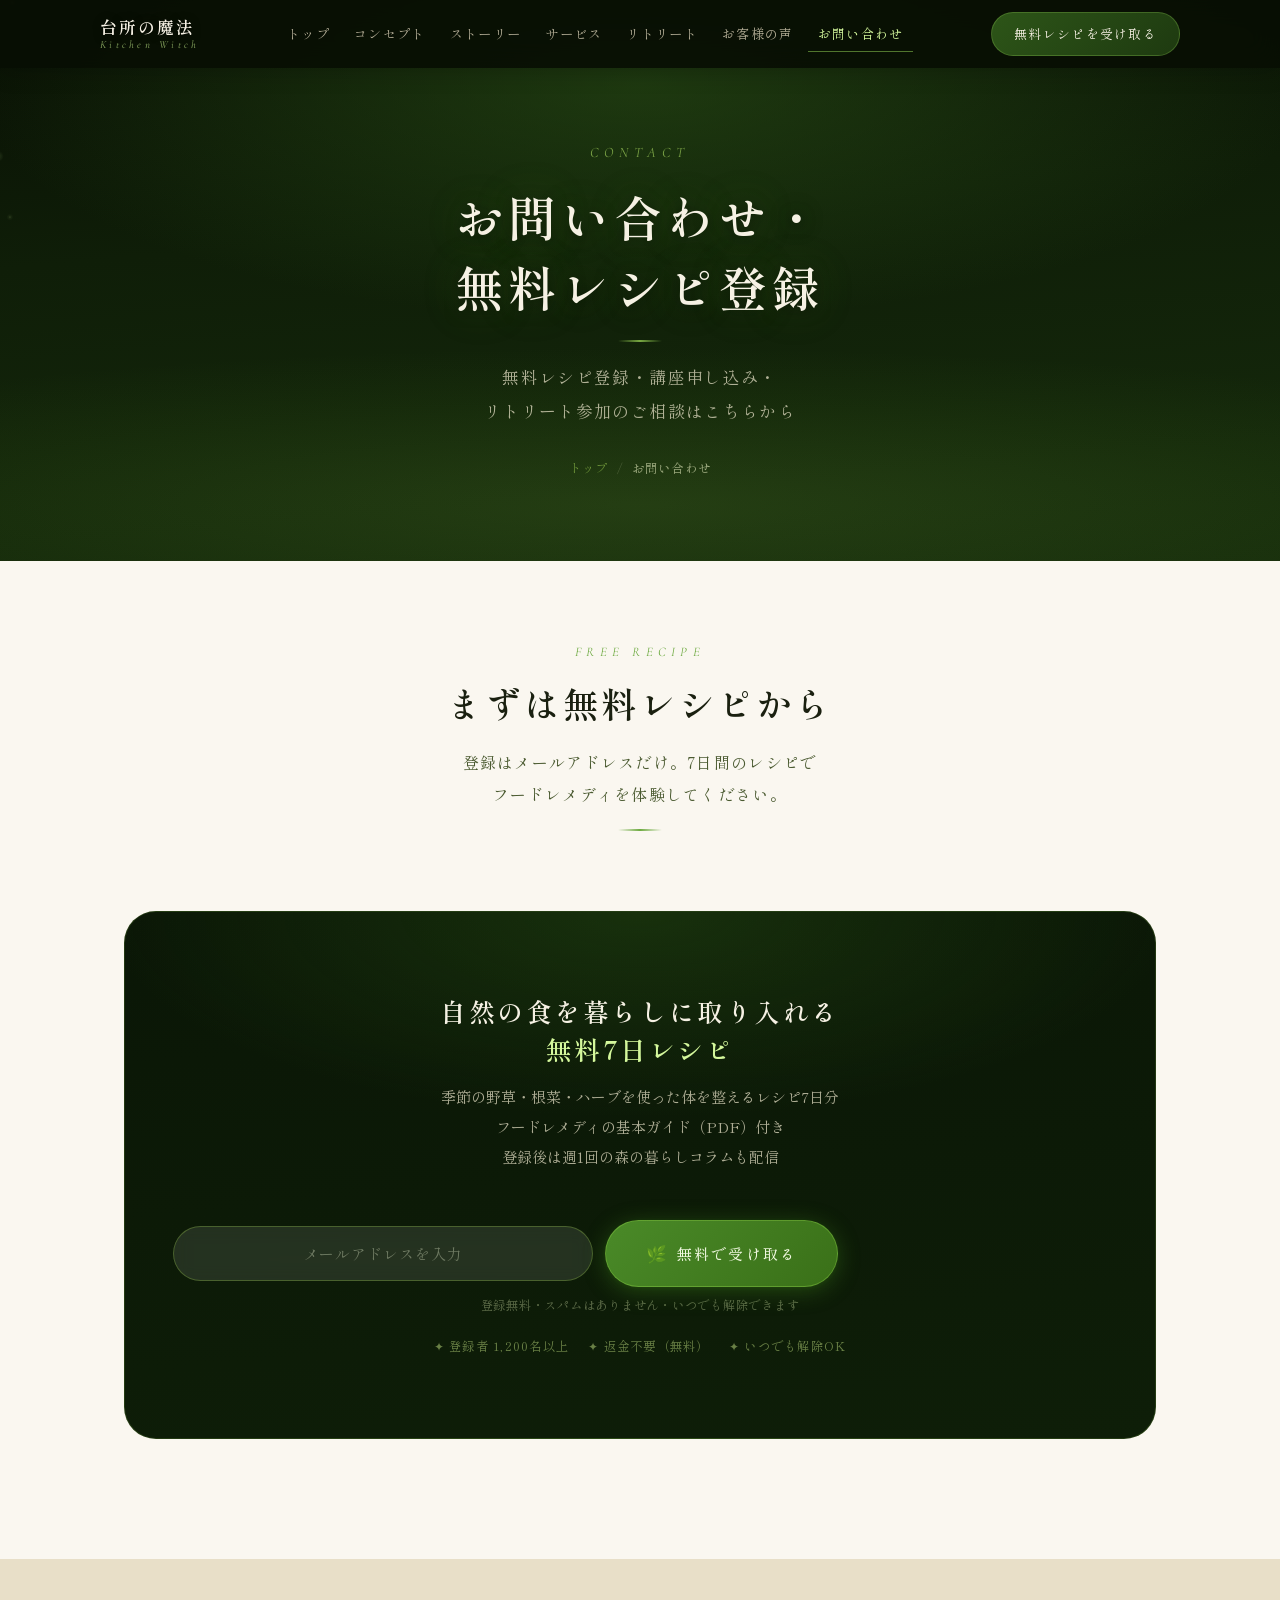
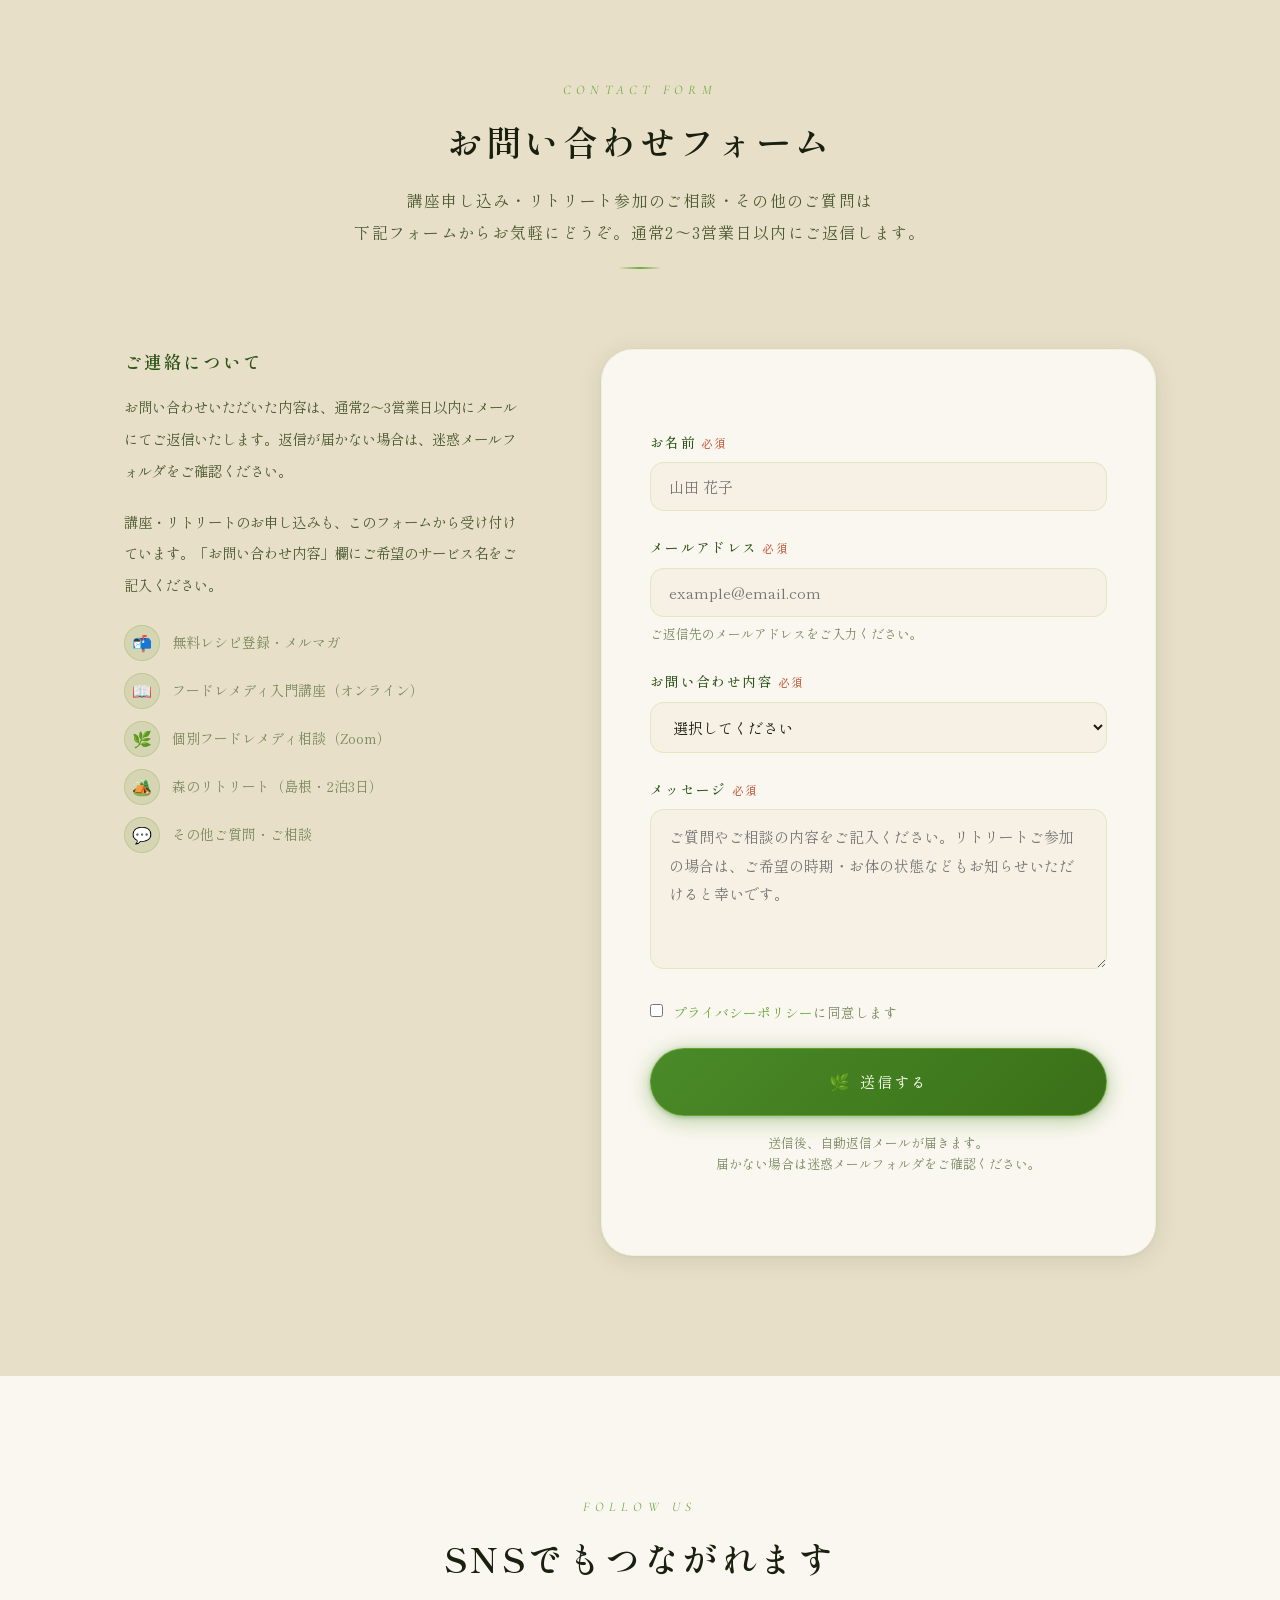
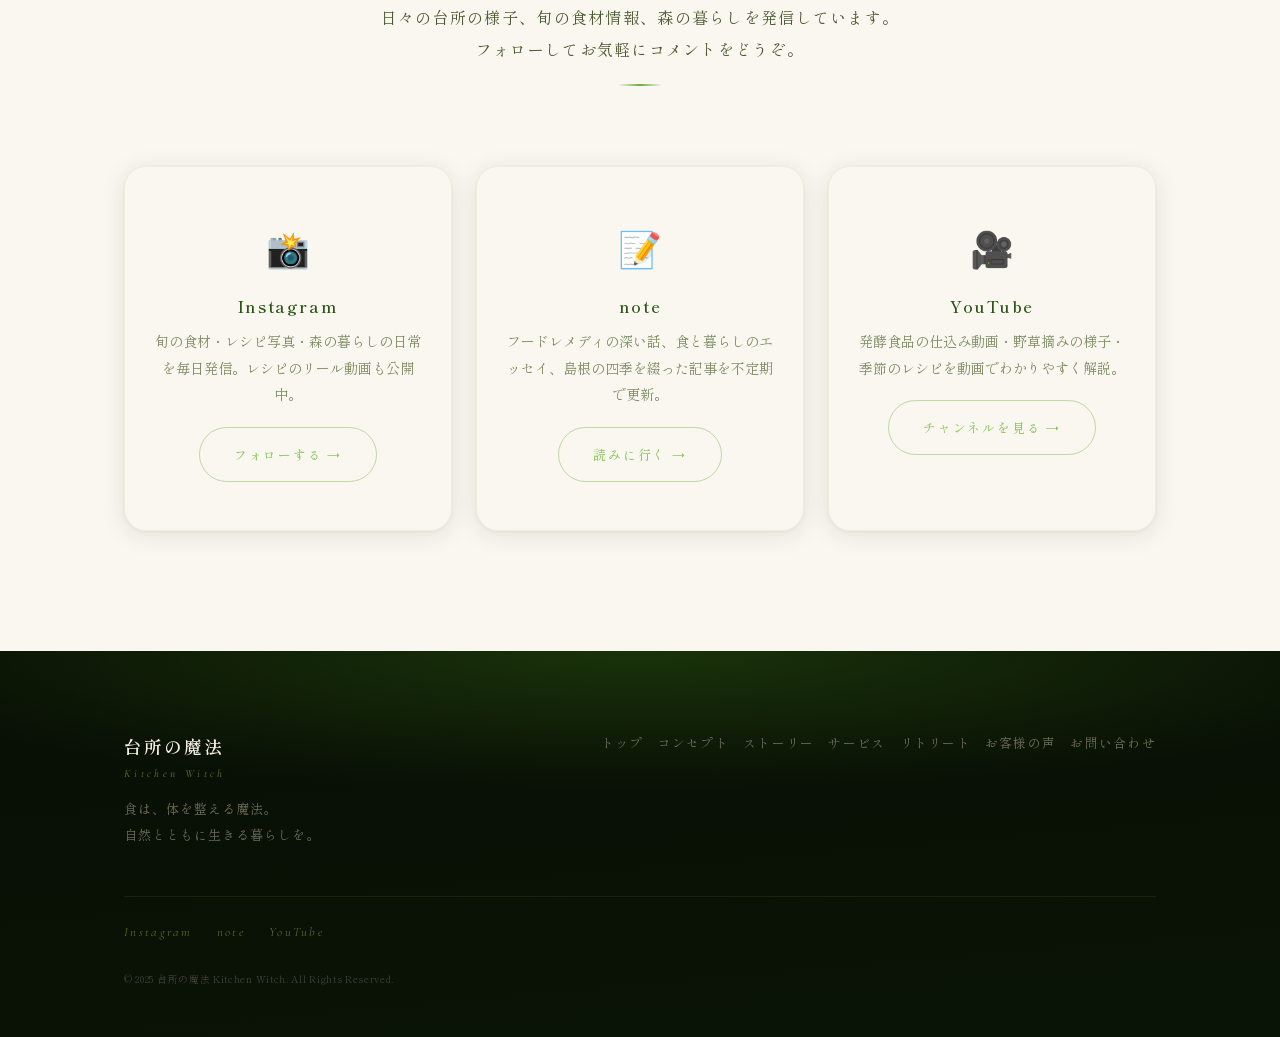
<file: kitchen-witch-decap-cms/contact.html>
<!DOCTYPE html>
<html lang="ja">
<head>
  <meta charset="UTF-8">
  <meta name="viewport" content="width=device-width, initial-scale=1.0">
  <title>お問い合わせ・無料レシピ登録 | 森の魔女の台所</title>
  <meta name="description" content="無料7日間レシピへの登録・講座お申し込み・リトリート参加問い合わせはこちら。森の魔女の台所へのご質問もお気軽にどうぞ。">
  <meta property="og:title" content="お問い合わせ | 森の魔女の台所">
  <meta property="og:description" content="無料レシピ登録・講座申し込み・リトリート参加問い合わせ。まずはメールアドレスを登録してください。">
  <meta property="og:type" content="website">
  <link rel="preconnect" href="https://fonts.googleapis.com">
  <link rel="preconnect" href="https://fonts.gstatic.com" crossorigin>
  <link href="https://fonts.googleapis.com/css2?family=Shippori+Mincho:wght@400;500;600;700&family=Cormorant+Garamond:ital,wght@0,300;0,400;0,500;0,600;1,300;1,400;1,600&family=Noto+Serif+JP:wght@300;400;500&display=swap" rel="stylesheet">
  <link rel="stylesheet" href="css/style.css">
  <script src="https://identity.netlify.com/v1/netlify-identity-widget.js"></script>
</head>
<body>

<!-- ============ HEADER ============ -->
<header class="site-header header--page" id="siteHeader">
  <div class="site-header__inner">
    <a href="index.html" class="site-header__logo">
      <span class="logo-ja">台所の魔法</span>
      <span class="logo-en">Kitchen Witch</span>
    </a>
    <nav class="site-header__nav" aria-label="メインナビゲーション">
      <a href="index.html">トップ</a>
      <a href="concept.html">コンセプト</a>
      <a href="story.html">ストーリー</a>
      <a href="service.html">サービス</a>
      <a href="retreat.html">リトリート</a>
      <a href="voice.html">お客様の声</a>
      <a href="contact.html" aria-current="page">お問い合わせ</a>
    </nav>
    <a href="contact.html" class="site-header__cta-btn" aria-current="page">無料レシピを受け取る</a>
    <button class="site-header__hamburger" id="hamburger" aria-label="メニューを開く" aria-expanded="false">
      <span></span><span></span><span></span>
    </button>
  </div>
</header>
<div class="mobile-menu" id="mobileMenu" aria-hidden="true">
  <nav>
    <a href="index.html"   onclick="closeMobileMenu()">トップ</a>
    <a href="concept.html" onclick="closeMobileMenu()">コンセプト</a>
    <a href="story.html"   onclick="closeMobileMenu()">ストーリー</a>
    <a href="service.html" onclick="closeMobileMenu()">サービス</a>
    <a href="retreat.html" onclick="closeMobileMenu()">リトリート</a>
    <a href="voice.html"   onclick="closeMobileMenu()">お客様の声</a>
    <a href="contact.html" aria-current="page" onclick="closeMobileMenu()">お問い合わせ</a>
  </nav>
  <a href="contact.html" class="btn btn--glow" onclick="closeMobileMenu()">無料レシピを受け取る</a>
</div>

<!-- ============ PAGE HERO ============ -->
<section class="page-hero" aria-labelledby="page-title">
  <canvas class="page-hero__canvas" id="pageHeroCanvas" aria-hidden="true"></canvas>
  <div class="page-hero__mist" aria-hidden="true"></div>
  <div class="page-hero__inner">
    <p class="page-hero__en">Contact</p>
    <h1 class="page-hero__title" id="page-title">お問い合わせ・<br>無料レシピ登録</h1>
    <div class="page-hero__deco" aria-hidden="true"></div>
    <p class="page-hero__sub">
      無料レシピ登録・講座申し込み・<br>
      リトリート参加のご相談はこちらから
    </p>
  </div>
  <nav class="breadcrumb" aria-label="パンくずリスト">
    <ol class="breadcrumb__list">
      <li><a href="index.html">トップ</a></li>
      <li><span aria-current="page">お問い合わせ</span></li>
    </ol>
  </nav>
</section>

<!-- ============ SECTION: 無料レシピ登録カード ============ -->
<section class="section section--cream section--top" aria-labelledby="register-title">
  <div class="container">

    <div class="section-header kw-reveal">
      <p class="section-header__en">Free Recipe</p>
      <h2 class="section-header__ja" id="register-title">まずは無料レシピから</h2>
      <p class="section-header__text">
        登録はメールアドレスだけ。7日間のレシピで<br>
        フードレメディを体験してください。
      </p>
      <div class="section-header__line" aria-hidden="true"></div>
    </div>

    <div class="register-card kw-reveal">
      <canvas id="registerCanvas" aria-hidden="true"></canvas>
      <div class="register-card__inner">
        <h3 class="register-card__title">
          自然の食を暮らしに取り入れる<br>
          <em>無料7日レシピ</em>
        </h3>
        <p class="register-card__body">
          季節の野草・根菜・ハーブを使った体を整えるレシピ7日分<br>
          フードレメディの基本ガイド（PDF）付き<br>
          登録後は週1回の森の暮らしコラムも配信
        </p>
        <!-- ★ここをMailchimp/Formspreeのフォームに差し替えてください -->
        <div class="cta-form" id="free-recipe-form">
          <input
            type="email"
            class="cta-form__input"
            placeholder="メールアドレスを入力"
            aria-label="メールアドレス"
          >
          <button type="button" class="btn btn--glow btn--lg">
            <span class="btn__icon">🌿</span>無料で受け取る
          </button>
        </div>
        <p class="cta-form__note">登録無料・スパムはありません・いつでも解除できます</p>
        <div class="cta-final__trust" style="margin-top:1.2rem;">
          <span><span aria-hidden="true">✦</span> 登録者 1,200名以上</span>
          <span><span aria-hidden="true">✦</span> 返金不要（無料）</span>
          <span><span aria-hidden="true">✦</span> いつでも解除OK</span>
        </div>
      </div>
    </div>

  </div>
</section>

<!-- ============ SECTION: お問い合わせフォーム ============ -->
<section class="section section--beige" aria-labelledby="contact-form-title">
  <div class="container">

    <div class="section-header kw-reveal">
      <p class="section-header__en">Contact Form</p>
      <h2 class="section-header__ja" id="contact-form-title">お問い合わせフォーム</h2>
      <p class="section-header__text">
        講座申し込み・リトリート参加のご相談・その他のご質問は<br>
        下記フォームからお気軽にどうぞ。通常2〜3営業日以内にご返信します。
      </p>
      <div class="section-header__line" aria-hidden="true"></div>
    </div>

    <div class="contact-layout">

      <!-- 左: 案内 -->
      <div class="contact-info kw-reveal">
        <h3 class="contact-info__title">ご連絡について</h3>
        <p>お問い合わせいただいた内容は、通常2〜3営業日以内にメールにてご返信いたします。返信が届かない場合は、迷惑メールフォルダをご確認ください。</p>
        <p>講座・リトリートのお申し込みも、このフォームから受け付けています。「お問い合わせ内容」欄にご希望のサービス名をご記入ください。</p>
        <div class="contact-points">
          <div class="contact-point">
            <div class="contact-point__icon">📬</div>
            <span>無料レシピ登録・メルマガ</span>
          </div>
          <div class="contact-point">
            <div class="contact-point__icon">📖</div>
            <span>フードレメディ入門講座（オンライン）</span>
          </div>
          <div class="contact-point">
            <div class="contact-point__icon">🌿</div>
            <span>個別フードレメディ相談（Zoom）</span>
          </div>
          <div class="contact-point">
            <div class="contact-point__icon">🏕️</div>
            <span>森のリトリート（島根・2泊3日）</span>
          </div>
          <div class="contact-point">
            <div class="contact-point__icon">💬</div>
            <span>その他ご質問・ご相談</span>
          </div>
        </div>
      </div>

      <!-- 右: フォームカード -->
      <!-- ★このフォームのaction属性をFormspree等のURLに差し替えてください -->
      <div class="contact-form-card kw-reveal">
        <div class="form-group">
          <label class="form-label" for="name">
            お名前<span>必須</span>
          </label>
          <input
            type="text"
            id="name"
            name="name"
            class="form-input"
            placeholder="山田 花子"
            autocomplete="name"
            required
          >
        </div>

        <div class="form-group">
          <label class="form-label" for="email">
            メールアドレス<span>必須</span>
          </label>
          <input
            type="email"
            id="email"
            name="email"
            class="form-input"
            placeholder="example@email.com"
            autocomplete="email"
            required
          >
          <p class="form-note">ご返信先のメールアドレスをご入力ください。</p>
        </div>

        <div class="form-group">
          <label class="form-label" for="subject">
            お問い合わせ内容<span>必須</span>
          </label>
          <select id="subject" name="subject" class="form-select" required>
            <option value="" disabled selected>選択してください</option>
            <option value="recipe">無料レシピ登録について</option>
            <option value="course">フードレメディ入門講座について</option>
            <option value="consult">個別フードレメディ相談について</option>
            <option value="retreat">森のリトリートについて</option>
            <option value="other">その他のご質問・ご相談</option>
          </select>
        </div>

        <div class="form-group">
          <label class="form-label" for="message">
            メッセージ<span>必須</span>
          </label>
          <textarea
            id="message"
            name="message"
            class="form-textarea"
            placeholder="ご質問やご相談の内容をご記入ください。リトリートご参加の場合は、ご希望の時期・お体の状態などもお知らせいただけると幸いです。"
            required
          ></textarea>
        </div>

        <label class="form-privacy">
          <input type="checkbox" name="privacy" required>
          <span><a href="#" style="color:var(--leaf-bright);">プライバシーポリシー</a>に同意します</span>
        </label>

        <button type="button" class="btn btn--glow btn--full btn--lg" onclick="handleFormSubmit()">
          <span class="btn__icon">🌿</span>送信する
        </button>

        <p class="form-note" style="text-align:center;margin-top:1rem;">送信後、自動返信メールが届きます。<br>届かない場合は迷惑メールフォルダをご確認ください。</p>
      </div>

    </div>
  </div>
</section>

<!-- ============ SECTION: SNSでもつながれます ============ -->
<section class="section section--cream" aria-labelledby="sns-title">
  <div class="container">
    <div class="section-header kw-reveal">
      <p class="section-header__en">Follow Us</p>
      <h2 class="section-header__ja" id="sns-title">SNSでもつながれます</h2>
      <p class="section-header__text">
        日々の台所の様子、旬の食材情報、森の暮らしを発信しています。<br>
        フォローしてお気軽にコメントをどうぞ。
      </p>
      <div class="section-header__line" aria-hidden="true"></div>
    </div>
    <div class="about-cards">
      <div class="value-card kw-reveal" style="--kw-i:0">
        <div class="value-card__icon">📸</div>
        <h3 class="value-card__title">Instagram</h3>
        <p class="value-card__text">旬の食材・レシピ写真・森の暮らしの日常を毎日発信。レシピのリール動画も公開中。</p>
        <a href="https://instagram.com/" target="_blank" rel="noopener noreferrer" class="btn btn--forest" style="margin-top:1.2rem;font-size:.8rem;">フォローする →</a>
      </div>
      <div class="value-card kw-reveal" style="--kw-i:1">
        <div class="value-card__icon">📝</div>
        <h3 class="value-card__title">note</h3>
        <p class="value-card__text">フードレメディの深い話、食と暮らしのエッセイ、島根の四季を綴った記事を不定期で更新。</p>
        <a href="https://note.com/" target="_blank" rel="noopener noreferrer" class="btn btn--forest" style="margin-top:1.2rem;font-size:.8rem;">読みに行く →</a>
      </div>
      <div class="value-card kw-reveal" style="--kw-i:2">
        <div class="value-card__icon">🎥</div>
        <h3 class="value-card__title">YouTube</h3>
        <p class="value-card__text">発酵食品の仕込み動画・野草摘みの様子・季節のレシピを動画でわかりやすく解説。</p>
        <a href="https://youtube.com/" target="_blank" rel="noopener noreferrer" class="btn btn--forest" style="margin-top:1.2rem;font-size:.8rem;">チャンネルを見る →</a>
      </div>
    </div>
  </div>
</section>

<!-- ============ FOOTER ============ -->
<footer class="site-footer" role="contentinfo">
  <div class="container">
    <div class="site-footer__inner">
      <div class="site-footer__brand">
        <p class="footer-logo-ja">台所の魔法</p>
        <p class="footer-logo-en">Kitchen Witch</p>
        <p class="footer-tagline">食は、体を整える魔法。<br>自然とともに生きる暮らしを。</p>
      </div>
      <nav class="site-footer__nav" aria-label="フッターナビ">
        <a href="index.html">トップ</a>
        <a href="concept.html">コンセプト</a>
        <a href="story.html">ストーリー</a>
        <a href="service.html">サービス</a>
        <a href="retreat.html">リトリート</a>
        <a href="voice.html">お客様の声</a>
        <a href="contact.html">お問い合わせ</a>
      </nav>
    </div>
    <div class="site-footer__sns">
      <a href="https://instagram.com/" target="_blank" rel="noopener noreferrer" aria-label="Instagram">Instagram</a>
      <a href="https://note.com/" target="_blank" rel="noopener noreferrer" aria-label="note">note</a>
      <a href="https://youtube.com/" target="_blank" rel="noopener noreferrer" aria-label="YouTube">YouTube</a>
    </div>
    <p class="site-footer__copy"><small>© 2025 台所の魔法 Kitchen Witch. All Rights Reserved.</small></p>
  </div>
</footer>

<script src="js/effects.js"></script>
<script>
/* フォーム送信ハンドラ（Formspree等に差し替えてください） */
function handleFormSubmit() {
  var name    = document.getElementById('name').value.trim();
  var email   = document.getElementById('email').value.trim();
  var subject = document.getElementById('subject').value;
  var message = document.getElementById('message').value.trim();
  var privacy = document.querySelector('input[name="privacy"]').checked;

  if (!name || !email || !subject || !message) {
    alert('必須項目をすべてご入力ください。');
    return;
  }
  if (!privacy) {
    alert('プライバシーポリシーへの同意をお願いします。');
    return;
  }
  /* ★ここにFormspree等のsubmit処理を追加してください */
  alert('送信ありがとうございます。2〜3営業日以内にご返信いたします。');
}
</script>
  <script>
    if (window.netlifyIdentity) {
      window.netlifyIdentity.on("init", function(user) {
        if (!user) {
          window.netlifyIdentity.on("login", function() {
            document.location.href = "/admin/";
          });
        }
      });
    }
  </script>
</body>
</html>
</file>
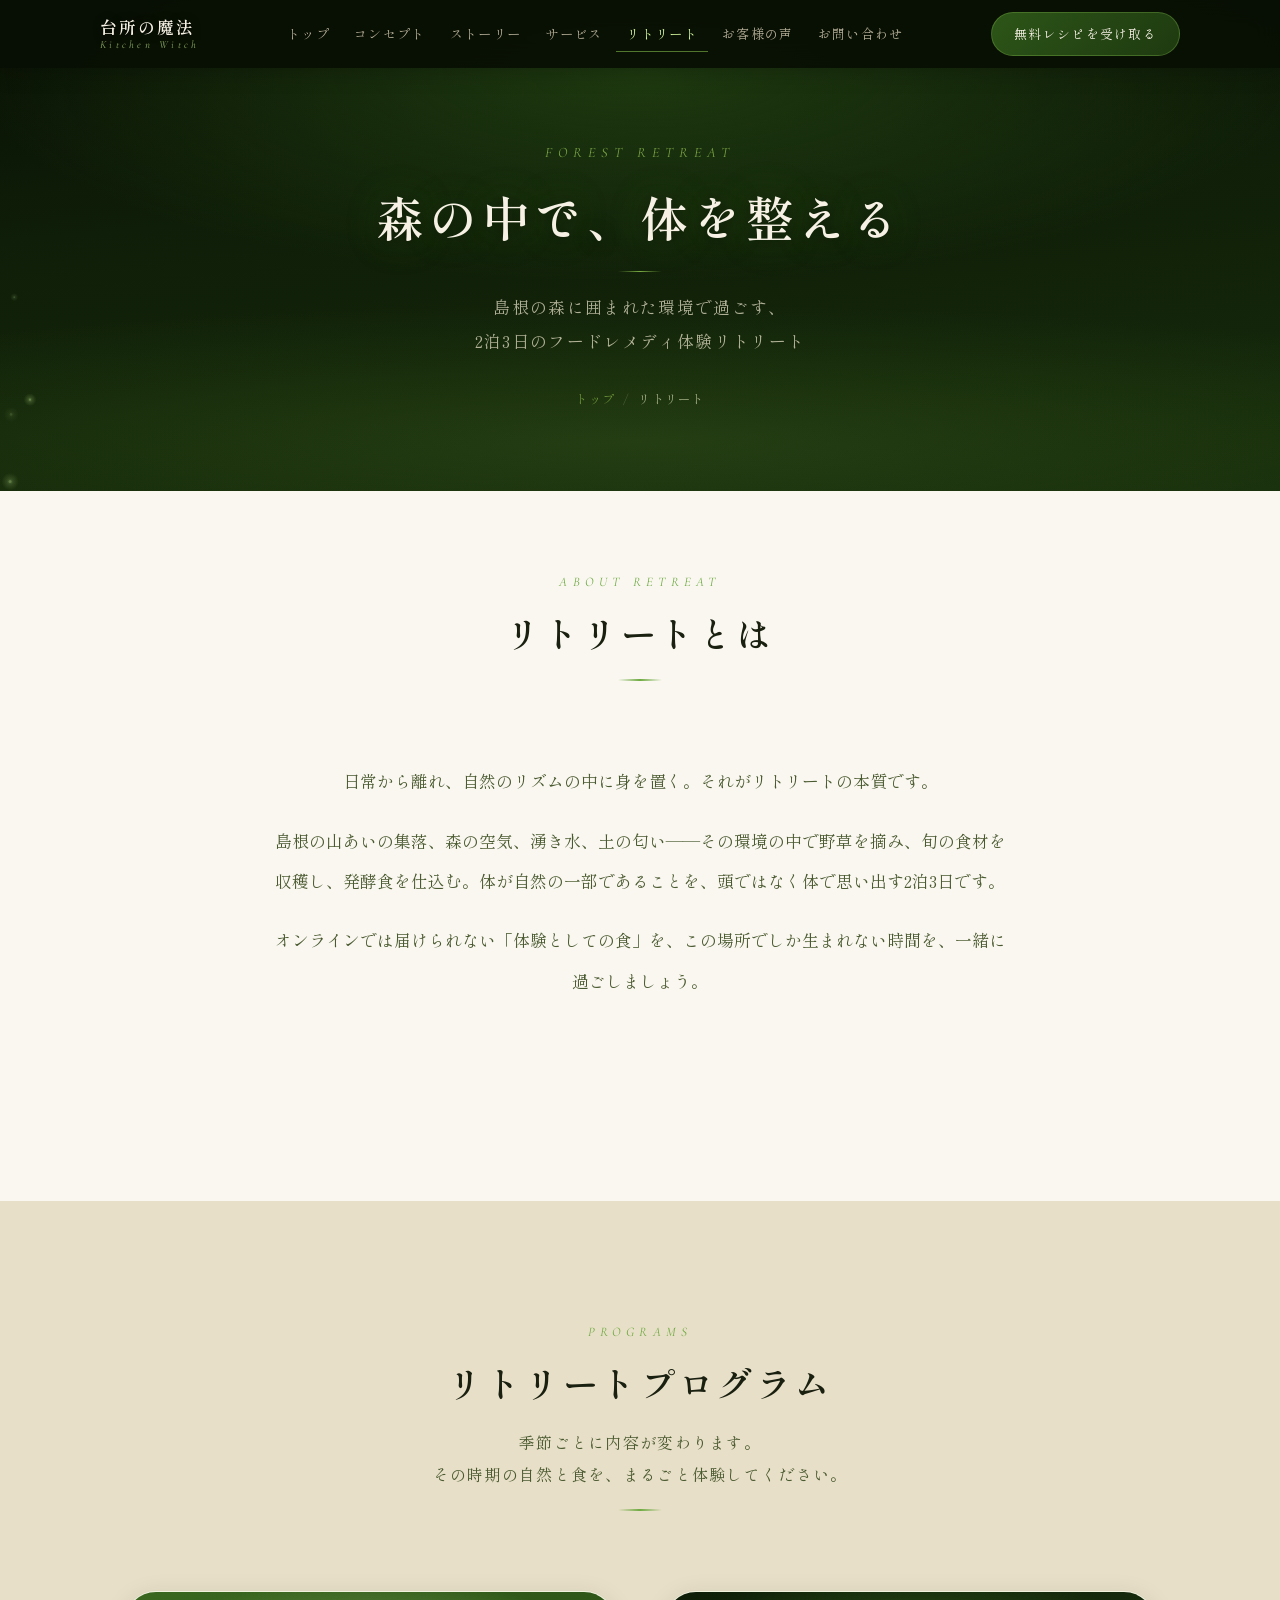
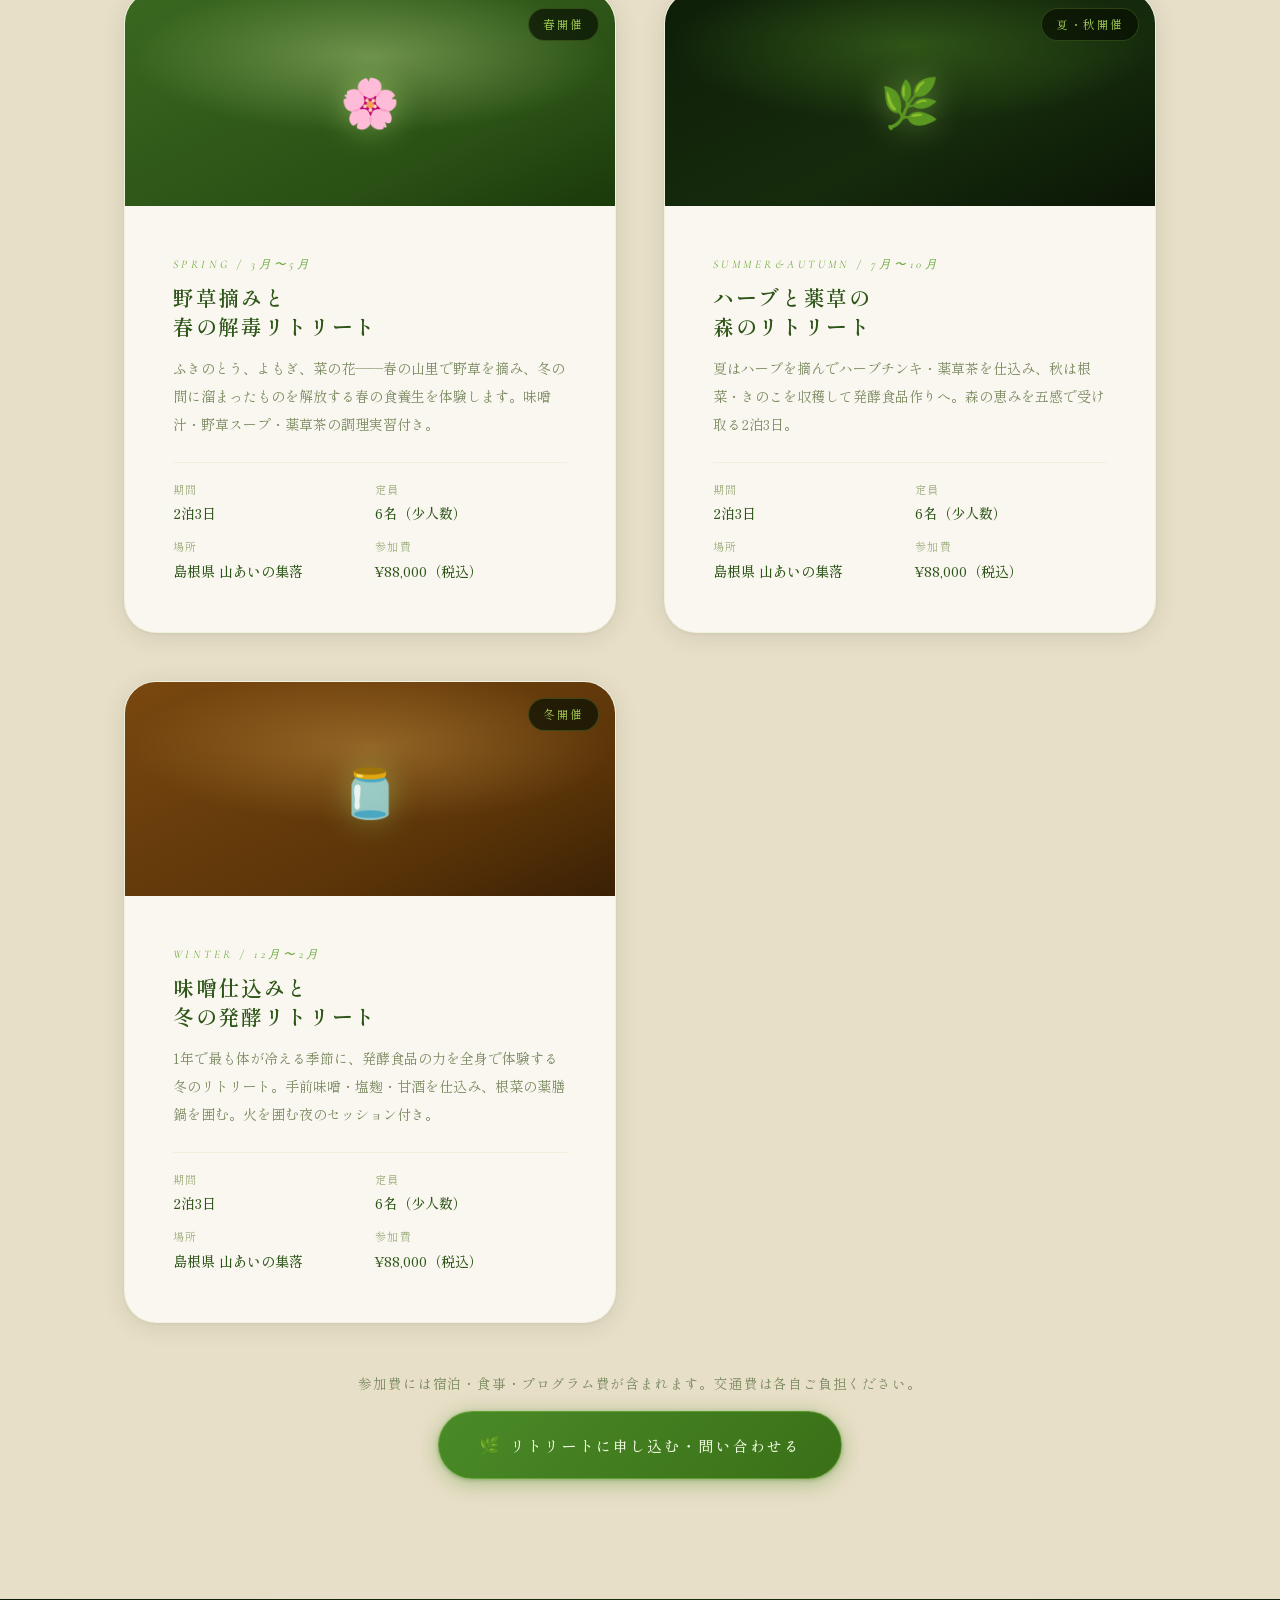
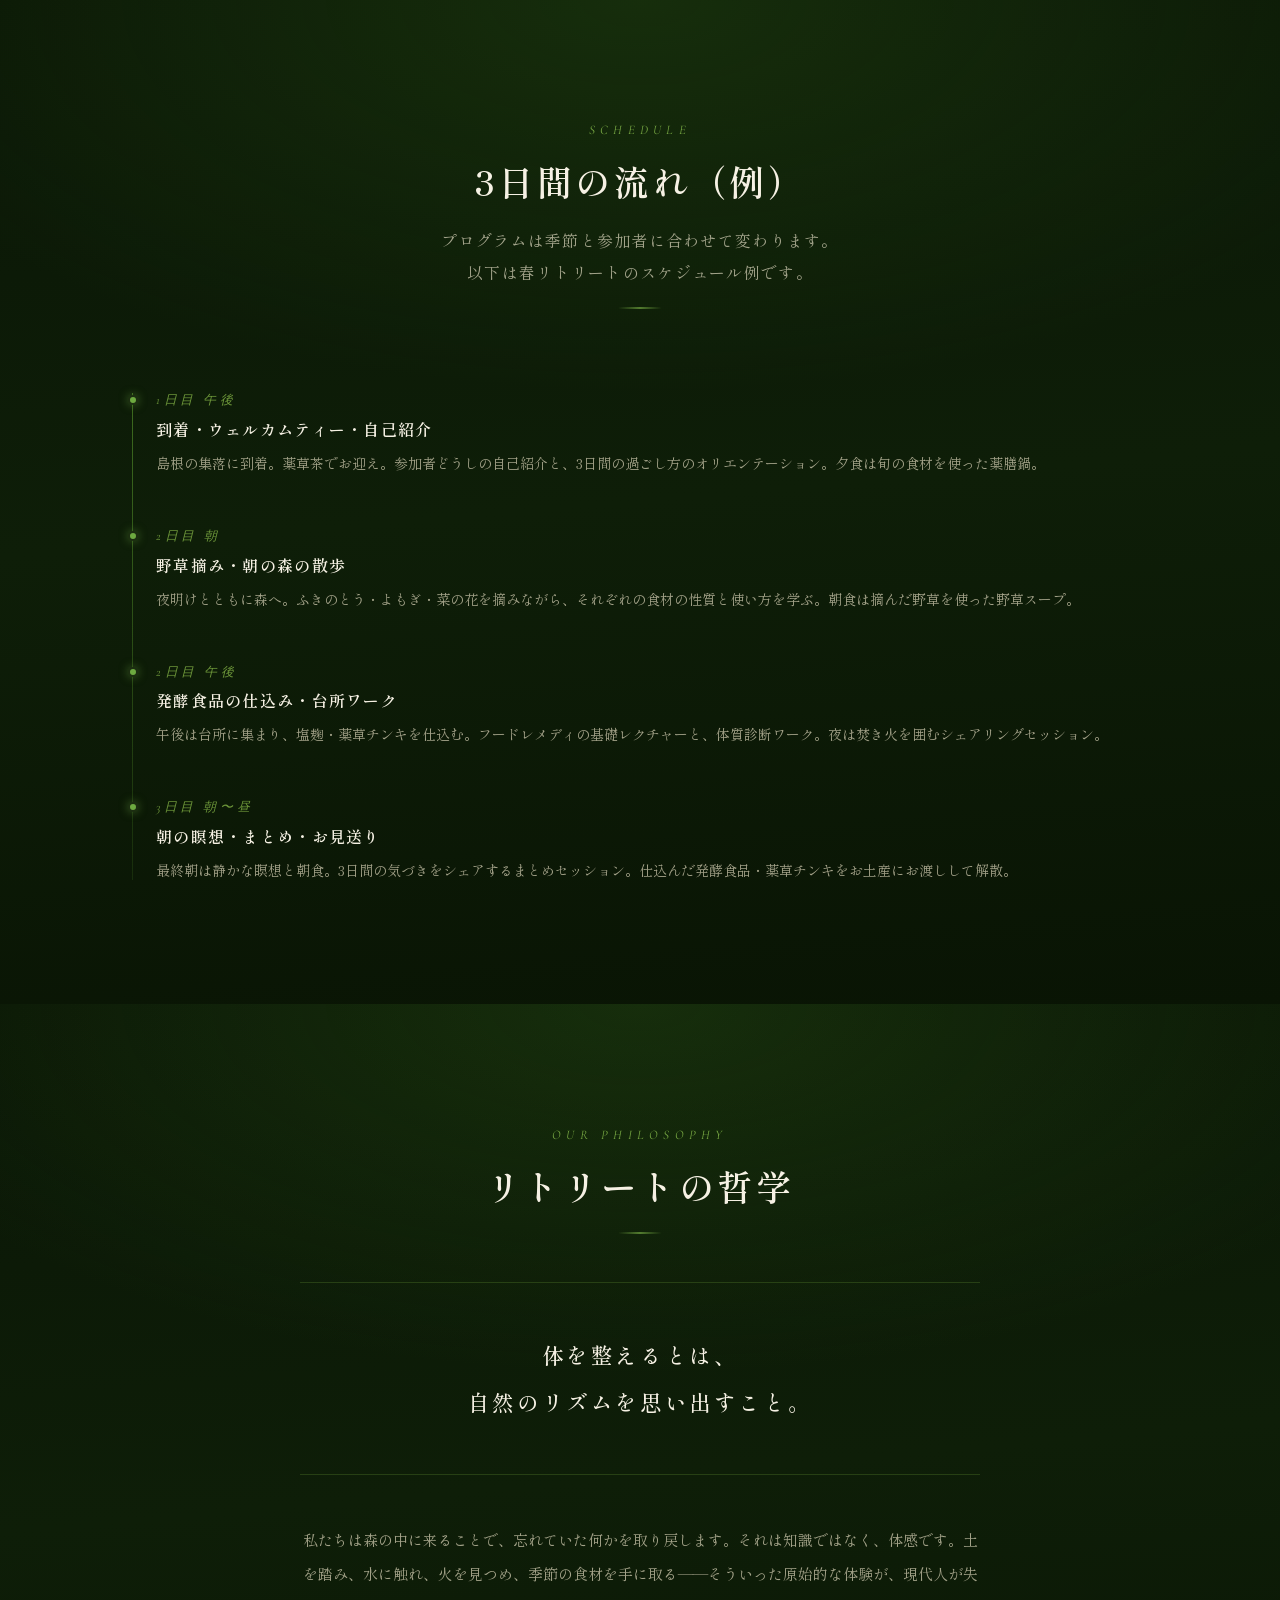
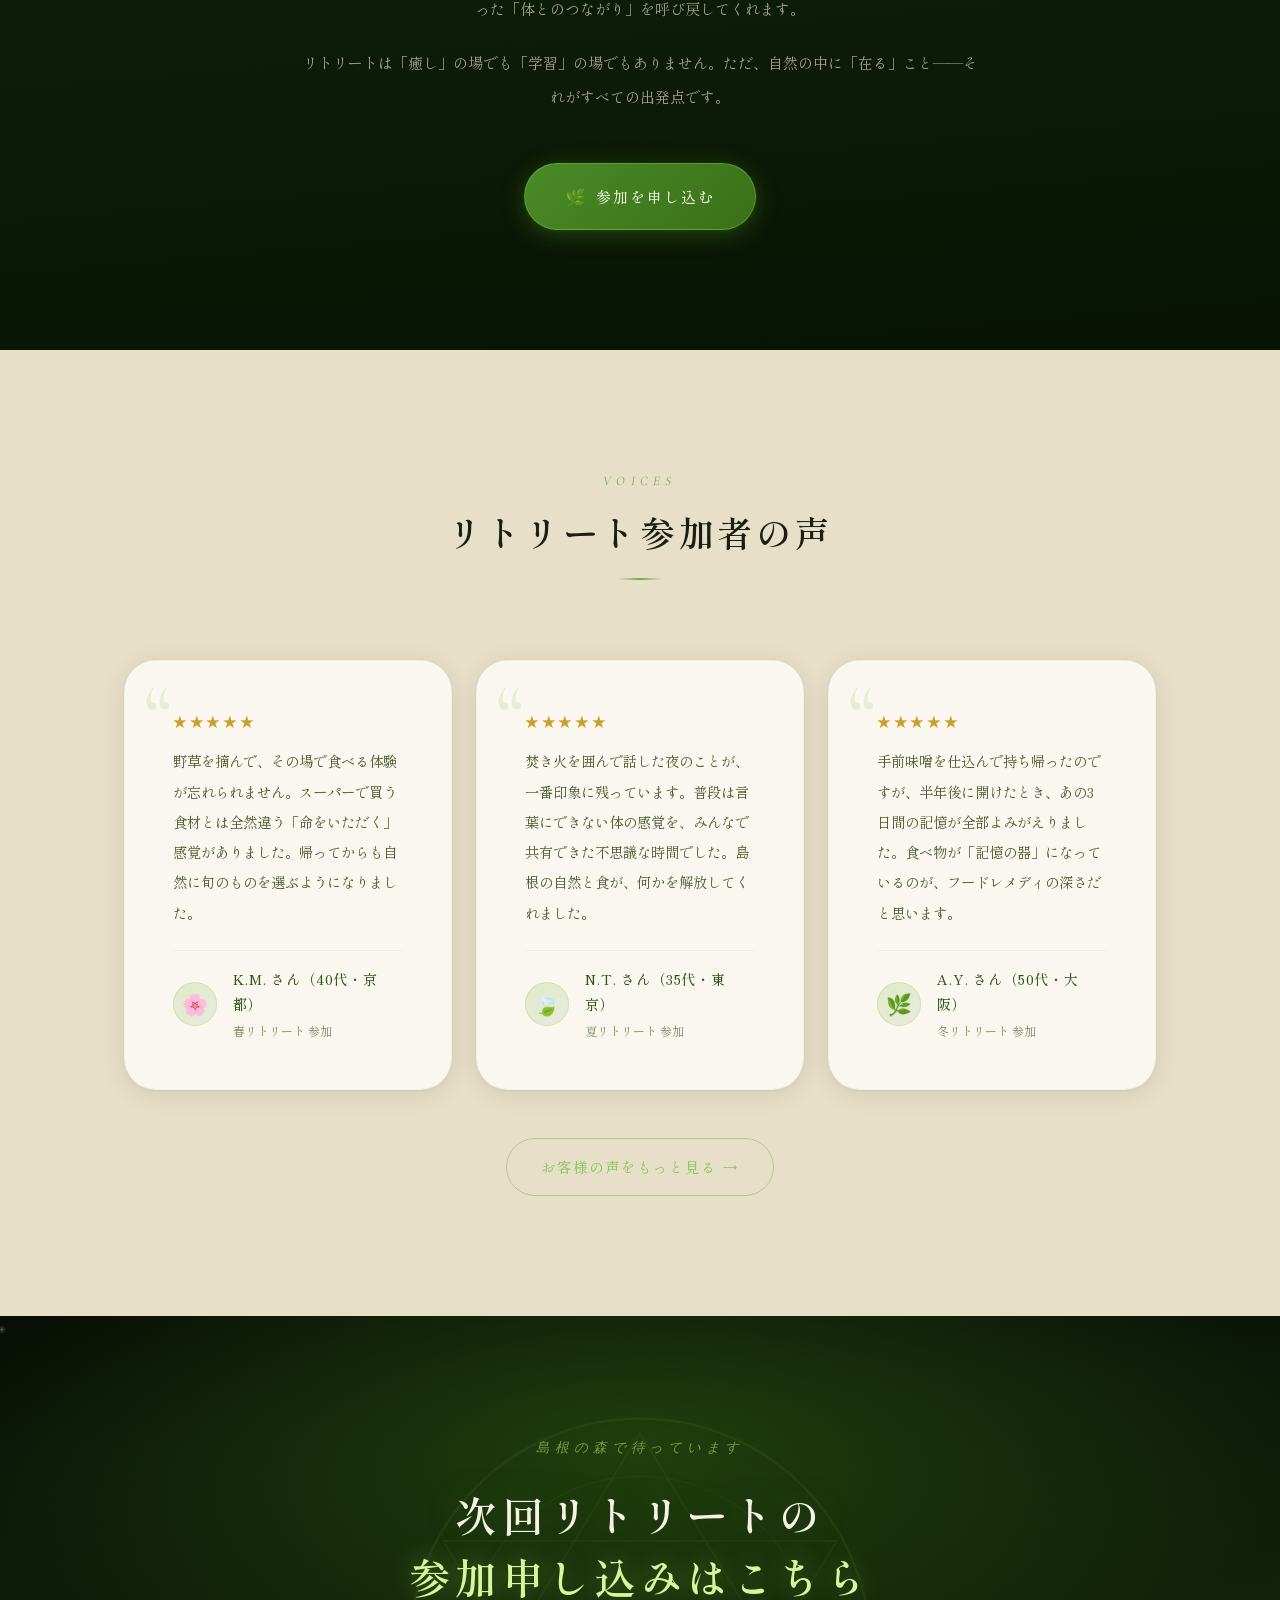
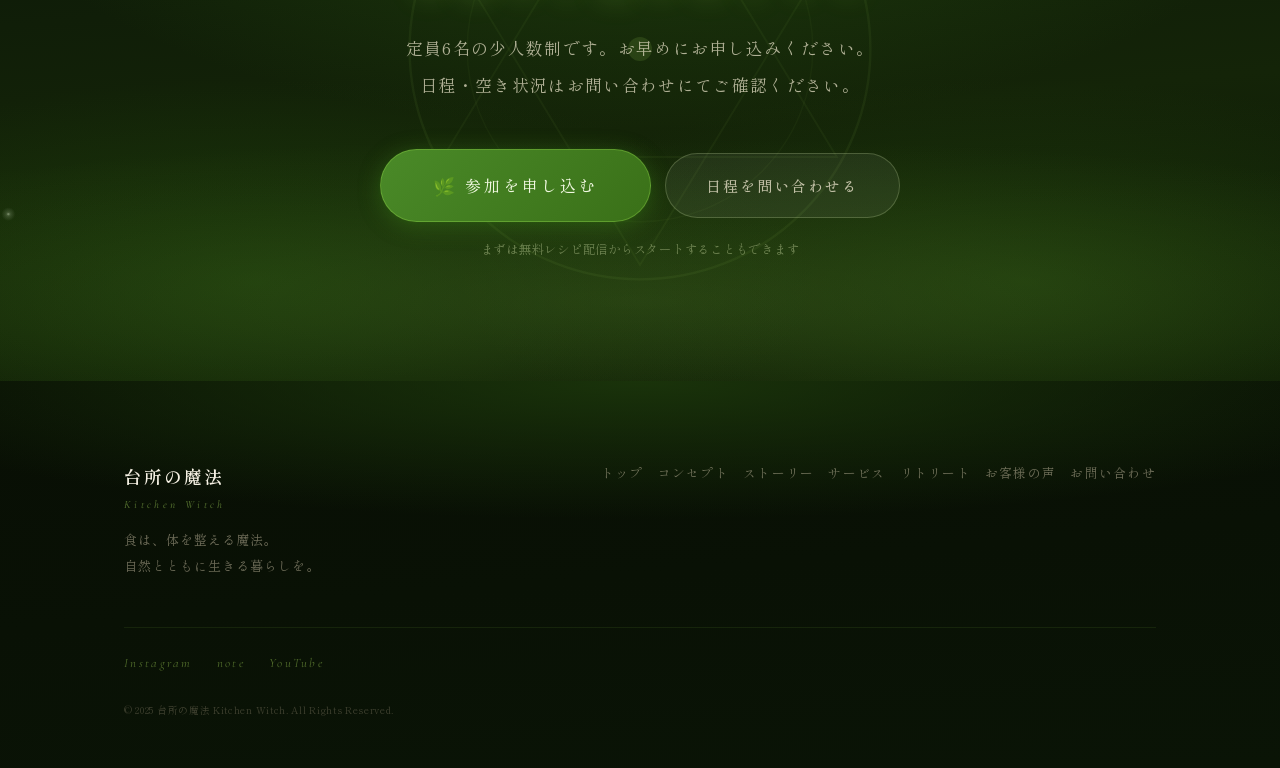
<file: kitchen-witch-decap-cms/retreat.html>
<!DOCTYPE html>
<html lang="ja">
<head>
  <meta charset="UTF-8">
  <meta name="viewport" content="width=device-width, initial-scale=1.0">
  <title>リトリート | 森の魔女の台所 — 島根の森で過ごす体験型プログラム</title>
  <meta name="description" content="島根の森に囲まれた環境で過ごす、2泊3日のフードレメディ体験リトリート。自然の中で体を整え、本来の自分に戻る時間をご提供します。">
  <meta property="og:title" content="リトリート | 森の魔女の台所">
  <meta property="og:description" content="島根の森で過ごす体験型リトリート。旬の食材を摘み、発酵食を仕込み、自然のリズムに体を合わせる2泊3日。">
  <meta property="og:type" content="website">
  <link rel="preconnect" href="https://fonts.googleapis.com">
  <link rel="preconnect" href="https://fonts.gstatic.com" crossorigin>
  <link href="https://fonts.googleapis.com/css2?family=Shippori+Mincho:wght@400;500;600;700&family=Cormorant+Garamond:ital,wght@0,300;0,400;0,500;0,600;1,300;1,400;1,600&family=Noto+Serif+JP:wght@300;400;500&display=swap" rel="stylesheet">
  <link rel="stylesheet" href="css/style.css">
  <script src="https://identity.netlify.com/v1/netlify-identity-widget.js"></script>
</head>
<body>

<!-- ============ HEADER ============ -->
<header class="site-header header--page" id="siteHeader">
  <div class="site-header__inner">
    <a href="index.html" class="site-header__logo">
      <span class="logo-ja">台所の魔法</span>
      <span class="logo-en">Kitchen Witch</span>
    </a>
    <nav class="site-header__nav" aria-label="メインナビゲーション">
      <a href="index.html">トップ</a>
      <a href="concept.html">コンセプト</a>
      <a href="story.html">ストーリー</a>
      <a href="service.html">サービス</a>
      <a href="retreat.html" aria-current="page">リトリート</a>
      <a href="voice.html">お客様の声</a>
      <a href="contact.html">お問い合わせ</a>
    </nav>
    <a href="contact.html" class="site-header__cta-btn">無料レシピを受け取る</a>
    <button class="site-header__hamburger" id="hamburger" aria-label="メニューを開く" aria-expanded="false">
      <span></span><span></span><span></span>
    </button>
  </div>
</header>
<div class="mobile-menu" id="mobileMenu" aria-hidden="true">
  <nav>
    <a href="index.html"   onclick="closeMobileMenu()">トップ</a>
    <a href="concept.html" onclick="closeMobileMenu()">コンセプト</a>
    <a href="story.html"   onclick="closeMobileMenu()">ストーリー</a>
    <a href="service.html" onclick="closeMobileMenu()">サービス</a>
    <a href="retreat.html" aria-current="page" onclick="closeMobileMenu()">リトリート</a>
    <a href="voice.html"   onclick="closeMobileMenu()">お客様の声</a>
    <a href="contact.html" onclick="closeMobileMenu()">お問い合わせ</a>
  </nav>
  <a href="contact.html" class="btn btn--glow" onclick="closeMobileMenu()">無料レシピを受け取る</a>
</div>

<!-- ============ PAGE HERO ============ -->
<section class="page-hero" aria-labelledby="page-title">
  <canvas class="page-hero__canvas" id="pageHeroCanvas" aria-hidden="true"></canvas>
  <div class="page-hero__mist" aria-hidden="true"></div>
  <div class="page-hero__inner">
    <p class="page-hero__en">Forest Retreat</p>
    <h1 class="page-hero__title" id="page-title">森の中で、体を整える</h1>
    <div class="page-hero__deco" aria-hidden="true"></div>
    <p class="page-hero__sub">
      島根の森に囲まれた環境で過ごす、<br>
      2泊3日のフードレメディ体験リトリート
    </p>
  </div>
  <nav class="breadcrumb" aria-label="パンくずリスト">
    <ol class="breadcrumb__list">
      <li><a href="index.html">トップ</a></li>
      <li><span aria-current="page">リトリート</span></li>
    </ol>
  </nav>
</section>

<!-- ============ SECTION: リトリートとは ============ -->
<section class="section section--cream section--top" aria-labelledby="retreat-intro-title">
  <div class="container">
    <div class="section-header kw-reveal">
      <p class="section-header__en">About Retreat</p>
      <h2 class="section-header__ja" id="retreat-intro-title">リトリートとは</h2>
      <div class="section-header__line" aria-hidden="true"></div>
    </div>
    <div class="retreat-intro kw-reveal">
      <p>
        日常から離れ、自然のリズムの中に身を置く。それがリトリートの本質です。
      </p>
      <p>
        島根の山あいの集落、森の空気、湧き水、土の匂い——その環境の中で野草を摘み、旬の食材を収穫し、発酵食を仕込む。体が自然の一部であることを、頭ではなく体で思い出す2泊3日です。
      </p>
      <p>
        オンラインでは届けられない「体験としての食」を、この場所でしか生まれない時間を、一緒に過ごしましょう。
      </p>
    </div>
  </div>
</section>

<!-- ============ SECTION: リトリートプログラム3種 ============ -->
<section class="section section--beige" aria-labelledby="programs-title">
  <div class="container">

    <div class="section-header kw-reveal">
      <p class="section-header__en">Programs</p>
      <h2 class="section-header__ja" id="programs-title">リトリートプログラム</h2>
      <p class="section-header__text">
        季節ごとに内容が変わります。<br>
        その時期の自然と食を、まるごと体験してください。
      </p>
      <div class="section-header__line" aria-hidden="true"></div>
    </div>

    <div class="retreat-grid">

      <!-- 春 -->
      <article class="retreat-card kw-reveal" style="--kw-i:0" aria-labelledby="ret1-title">
        <div class="retreat-card__visual retreat-card__visual--spring">
          <span class="retreat-card__emoji">🌸</span>
          <span class="retreat-card__badge">春開催</span>
        </div>
        <div class="retreat-card__body">
          <p class="retreat-card__season">Spring / 3月〜5月</p>
          <h3 class="retreat-card__title" id="ret1-title">野草摘みと<br>春の解毒リトリート</h3>
          <p class="retreat-card__desc">
            ふきのとう、よもぎ、菜の花——春の山里で野草を摘み、冬の間に溜まったものを解放する春の食養生を体験します。味噌汁・野草スープ・薬草茶の調理実習付き。
          </p>
          <div class="retreat-card__meta">
            <div class="retreat-meta-item">
              <span class="retreat-meta-label">期間</span>
              <span class="retreat-meta-value">2泊3日</span>
            </div>
            <div class="retreat-meta-item">
              <span class="retreat-meta-label">定員</span>
              <span class="retreat-meta-value">6名（少人数）</span>
            </div>
            <div class="retreat-meta-item">
              <span class="retreat-meta-label">場所</span>
              <span class="retreat-meta-value">島根県 山あいの集落</span>
            </div>
            <div class="retreat-meta-item">
              <span class="retreat-meta-label">参加費</span>
              <span class="retreat-meta-value">¥88,000（税込）</span>
            </div>
          </div>
        </div>
      </article>

      <!-- 夏・秋 -->
      <article class="retreat-card kw-reveal" style="--kw-i:1" aria-labelledby="ret2-title">
        <div class="retreat-card__visual retreat-card__visual--forest">
          <span class="retreat-card__emoji">🌿</span>
          <span class="retreat-card__badge">夏・秋開催</span>
        </div>
        <div class="retreat-card__body">
          <p class="retreat-card__season">Summer&Autumn / 7月〜10月</p>
          <h3 class="retreat-card__title" id="ret2-title">ハーブと薬草の<br>森のリトリート</h3>
          <p class="retreat-card__desc">
            夏はハーブを摘んでハーブチンキ・薬草茶を仕込み、秋は根菜・きのこを収穫して発酵食品作りへ。森の恵みを五感で受け取る2泊3日。
          </p>
          <div class="retreat-card__meta">
            <div class="retreat-meta-item">
              <span class="retreat-meta-label">期間</span>
              <span class="retreat-meta-value">2泊3日</span>
            </div>
            <div class="retreat-meta-item">
              <span class="retreat-meta-label">定員</span>
              <span class="retreat-meta-value">6名（少人数）</span>
            </div>
            <div class="retreat-meta-item">
              <span class="retreat-meta-label">場所</span>
              <span class="retreat-meta-value">島根県 山あいの集落</span>
            </div>
            <div class="retreat-meta-item">
              <span class="retreat-meta-label">参加費</span>
              <span class="retreat-meta-value">¥88,000（税込）</span>
            </div>
          </div>
        </div>
      </article>

      <!-- 冬 -->
      <article class="retreat-card kw-reveal" style="--kw-i:2" aria-labelledby="ret3-title">
        <div class="retreat-card__visual retreat-card__visual--harvest">
          <span class="retreat-card__emoji">🫙</span>
          <span class="retreat-card__badge">冬開催</span>
        </div>
        <div class="retreat-card__body">
          <p class="retreat-card__season">Winter / 12月〜2月</p>
          <h3 class="retreat-card__title" id="ret3-title">味噌仕込みと<br>冬の発酵リトリート</h3>
          <p class="retreat-card__desc">
            1年で最も体が冷える季節に、発酵食品の力を全身で体験する冬のリトリート。手前味噌・塩麹・甘酒を仕込み、根菜の薬膳鍋を囲む。火を囲む夜のセッション付き。
          </p>
          <div class="retreat-card__meta">
            <div class="retreat-meta-item">
              <span class="retreat-meta-label">期間</span>
              <span class="retreat-meta-value">2泊3日</span>
            </div>
            <div class="retreat-meta-item">
              <span class="retreat-meta-label">定員</span>
              <span class="retreat-meta-value">6名（少人数）</span>
            </div>
            <div class="retreat-meta-item">
              <span class="retreat-meta-label">場所</span>
              <span class="retreat-meta-value">島根県 山あいの集落</span>
            </div>
            <div class="retreat-meta-item">
              <span class="retreat-meta-label">参加費</span>
              <span class="retreat-meta-value">¥88,000（税込）</span>
            </div>
          </div>
        </div>
      </article>

    </div>

    <div class="center-btn kw-reveal">
      <p style="font-size:.85rem;color:var(--text-soft);margin-bottom:1rem;letter-spacing:.06em;">参加費には宿泊・食事・プログラム費が含まれます。交通費は各自ご負担ください。</p>
      <a href="contact.html" class="btn btn--glow btn--lg">
        <span class="btn__icon">🌿</span>リトリートに申し込む・問い合わせる
      </a>
    </div>

  </div>
</section>

<!-- ============ SECTION: タイムライン（3日間の流れ） ============ -->
<section class="section section--forest" aria-labelledby="schedule-title">
  <canvas class="section-canvas" id="ctaCanvas" aria-hidden="true"></canvas>
  <div class="container" style="position:relative;z-index:2;">

    <div class="section-header kw-reveal">
      <p class="section-header__en">Schedule</p>
      <h2 class="section-header__ja" id="schedule-title">3日間の流れ（例）</h2>
      <p class="section-header__text">
        プログラムは季節と参加者に合わせて変わります。<br>
        以下は春リトリートのスケジュール例です。
      </p>
      <div class="section-header__line" aria-hidden="true"></div>
    </div>

    <div class="story-timeline kw-reveal">
      <div class="timeline-item">
        <p class="timeline-item__year">1日目 午後</p>
        <h3 class="timeline-item__title">到着・ウェルカムティー・自己紹介</h3>
        <p class="timeline-item__text">島根の集落に到着。薬草茶でお迎え。参加者どうしの自己紹介と、3日間の過ごし方のオリエンテーション。夕食は旬の食材を使った薬膳鍋。</p>
      </div>
      <div class="timeline-item">
        <p class="timeline-item__year">2日目 朝</p>
        <h3 class="timeline-item__title">野草摘み・朝の森の散歩</h3>
        <p class="timeline-item__text">夜明けとともに森へ。ふきのとう・よもぎ・菜の花を摘みながら、それぞれの食材の性質と使い方を学ぶ。朝食は摘んだ野草を使った野草スープ。</p>
      </div>
      <div class="timeline-item">
        <p class="timeline-item__year">2日目 午後</p>
        <h3 class="timeline-item__title">発酵食品の仕込み・台所ワーク</h3>
        <p class="timeline-item__text">午後は台所に集まり、塩麹・薬草チンキを仕込む。フードレメディの基礎レクチャーと、体質診断ワーク。夜は焚き火を囲むシェアリングセッション。</p>
      </div>
      <div class="timeline-item">
        <p class="timeline-item__year">3日目 朝〜昼</p>
        <h3 class="timeline-item__title">朝の瞑想・まとめ・お見送り</h3>
        <p class="timeline-item__text">最終朝は静かな瞑想と朝食。3日間の気づきをシェアするまとめセッション。仕込んだ発酵食品・薬草チンキをお土産にお渡しして解散。</p>
      </div>
    </div>

  </div>
</section>

<!-- ============ SECTION: リトリートの哲学 ============ -->
<section class="section section--forest" aria-labelledby="philosophy-title">
  <canvas class="section-canvas" id="storyCanvas" aria-hidden="true"></canvas>
  <div class="container" style="position:relative;z-index:2;">
    <div class="retreat-philosophy kw-reveal">
      <div class="section-header" style="margin-bottom:var(--sp-lg);">
        <p class="section-header__en">Our Philosophy</p>
        <h2 class="section-header__ja" id="philosophy-title">リトリートの哲学</h2>
        <div class="section-header__line" aria-hidden="true"></div>
      </div>
      <p class="retreat-philosophy__quote">
        体を整えるとは、<br>
        自然のリズムを思い出すこと。
      </p>
      <p class="retreat-philosophy__text">
        私たちは森の中に来ることで、忘れていた何かを取り戻します。それは知識ではなく、体感です。土を踏み、水に触れ、火を見つめ、季節の食材を手に取る——そういった原始的な体験が、現代人が失った「体とのつながり」を呼び戻してくれます。
      </p>
      <p class="retreat-philosophy__text" style="margin-top:1.2rem;">
        リトリートは「癒し」の場でも「学習」の場でもありません。ただ、自然の中に「在る」こと——それがすべての出発点です。
      </p>
      <div style="margin-top:var(--sp-lg);">
        <a href="contact.html" class="btn btn--glow btn--lg">
          <span class="btn__icon">🌿</span>参加を申し込む
        </a>
      </div>
    </div>
  </div>
</section>

<!-- ============ SECTION: 体験者の声（リトリート） ============ -->
<section class="section section--beige" aria-labelledby="retreat-voice-title">
  <div class="container">

    <div class="section-header kw-reveal">
      <p class="section-header__en">Voices</p>
      <h2 class="section-header__ja" id="retreat-voice-title">リトリート参加者の声</h2>
      <div class="section-header__line" aria-hidden="true"></div>
    </div>

    <div class="voice-grid">
      <div class="voice-card kw-reveal" style="--kw-i:0">
        <div class="voice-card__stars" aria-label="星5つ">★★★★★</div>
        <p class="voice-card__text">野草を摘んで、その場で食べる体験が忘れられません。スーパーで買う食材とは全然違う「命をいただく」感覚がありました。帰ってからも自然に旬のものを選ぶようになりました。</p>
        <div class="voice-card__author">
          <div class="voice-card__avatar">🌸</div>
          <div>
            <p class="voice-card__name">K.M. さん（40代・京都）</p>
            <p class="voice-card__badge">春リトリート 参加</p>
          </div>
        </div>
      </div>
      <div class="voice-card kw-reveal" style="--kw-i:1">
        <div class="voice-card__stars" aria-label="星5つ">★★★★★</div>
        <p class="voice-card__text">焚き火を囲んで話した夜のことが、一番印象に残っています。普段は言葉にできない体の感覚を、みんなで共有できた不思議な時間でした。島根の自然と食が、何かを解放してくれました。</p>
        <div class="voice-card__author">
          <div class="voice-card__avatar">🍃</div>
          <div>
            <p class="voice-card__name">N.T. さん（35代・東京）</p>
            <p class="voice-card__badge">夏リトリート 参加</p>
          </div>
        </div>
      </div>
      <div class="voice-card kw-reveal" style="--kw-i:2">
        <div class="voice-card__stars" aria-label="星5つ">★★★★★</div>
        <p class="voice-card__text">手前味噌を仕込んで持ち帰ったのですが、半年後に開けたとき、あの3日間の記憶が全部よみがえりました。食べ物が「記憶の器」になっているのが、フードレメディの深さだと思います。</p>
        <div class="voice-card__author">
          <div class="voice-card__avatar">🌿</div>
          <div>
            <p class="voice-card__name">A.Y. さん（50代・大阪）</p>
            <p class="voice-card__badge">冬リトリート 参加</p>
          </div>
        </div>
      </div>
    </div>

    <div class="center-btn kw-reveal">
      <a href="voice.html" class="btn btn--forest">お客様の声をもっと見る →</a>
    </div>

  </div>
</section>

<!-- ============ CTA FINAL ============ -->
<section class="section cta-final" aria-labelledby="cta-retreat-title">
  <div class="cta-final__bg" aria-hidden="true"></div>
  <div class="cta-final__mist" aria-hidden="true"></div>
  <canvas class="section-canvas" id="finalCanvas" aria-hidden="true"></canvas>
  <div class="container" style="position:relative;z-index:2;">
    <div class="cta-final__inner">
      <div class="cta-final__sigil" aria-hidden="true">
        <svg viewBox="0 0 200 200" fill="none">
          <circle cx="100" cy="100" r="96" stroke="rgba(160,210,90,.20)" stroke-width="1"/>
          <circle cx="100" cy="100" r="72" stroke="rgba(160,210,90,.12)" stroke-width=".6"/>
          <polygon points="100,10 182,145 18,145" stroke="rgba(160,210,90,.16)" stroke-width=".8" fill="none"/>
          <polygon points="100,190 18,55 182,55" stroke="rgba(160,210,90,.16)" stroke-width=".8" fill="none"/>
          <circle cx="100" cy="100" r="5" fill="rgba(180,240,100,.35)"/>
        </svg>
      </div>
      <div class="kw-reveal">
        <p class="cta-final__eyebrow">島根の森で待っています</p>
        <h2 class="cta-final__title" id="cta-retreat-title">
          次回リトリートの<br><em>参加申し込みはこちら</em>
        </h2>
        <p class="cta-final__body">
          定員6名の少人数制です。お早めにお申し込みください。<br>
          日程・空き状況はお問い合わせにてご確認ください。
        </p>
        <div class="btn-group" style="margin-bottom:1rem;">
          <a href="contact.html" class="btn btn--glow btn--xl">
            <span class="btn__icon">🌿</span>参加を申し込む
          </a>
          <a href="contact.html" class="btn btn--ghost btn--lg">日程を問い合わせる</a>
        </div>
        <p class="cta-form__note cta-form__note--light">まずは無料レシピ配信からスタートすることもできます</p>
      </div>
    </div>
  </div>
</section>

<!-- ============ FOOTER ============ -->
<footer class="site-footer" role="contentinfo">
  <div class="container">
    <div class="site-footer__inner">
      <div class="site-footer__brand">
        <p class="footer-logo-ja">台所の魔法</p>
        <p class="footer-logo-en">Kitchen Witch</p>
        <p class="footer-tagline">食は、体を整える魔法。<br>自然とともに生きる暮らしを。</p>
      </div>
      <nav class="site-footer__nav" aria-label="フッターナビ">
        <a href="index.html">トップ</a>
        <a href="concept.html">コンセプト</a>
        <a href="story.html">ストーリー</a>
        <a href="service.html">サービス</a>
        <a href="retreat.html">リトリート</a>
        <a href="voice.html">お客様の声</a>
        <a href="contact.html">お問い合わせ</a>
      </nav>
    </div>
    <div class="site-footer__sns">
      <a href="https://instagram.com/" target="_blank" rel="noopener noreferrer" aria-label="Instagram">Instagram</a>
      <a href="https://note.com/" target="_blank" rel="noopener noreferrer" aria-label="note">note</a>
      <a href="https://youtube.com/" target="_blank" rel="noopener noreferrer" aria-label="YouTube">YouTube</a>
    </div>
    <p class="site-footer__copy"><small>© 2025 台所の魔法 Kitchen Witch. All Rights Reserved.</small></p>
  </div>
</footer>

<script src="js/effects.js"></script>
  <script>
    if (window.netlifyIdentity) {
      window.netlifyIdentity.on("init", function(user) {
        if (!user) {
          window.netlifyIdentity.on("login", function() {
            document.location.href = "/admin/";
          });
        }
      });
    }
  </script>
</body>
</html>
</file>
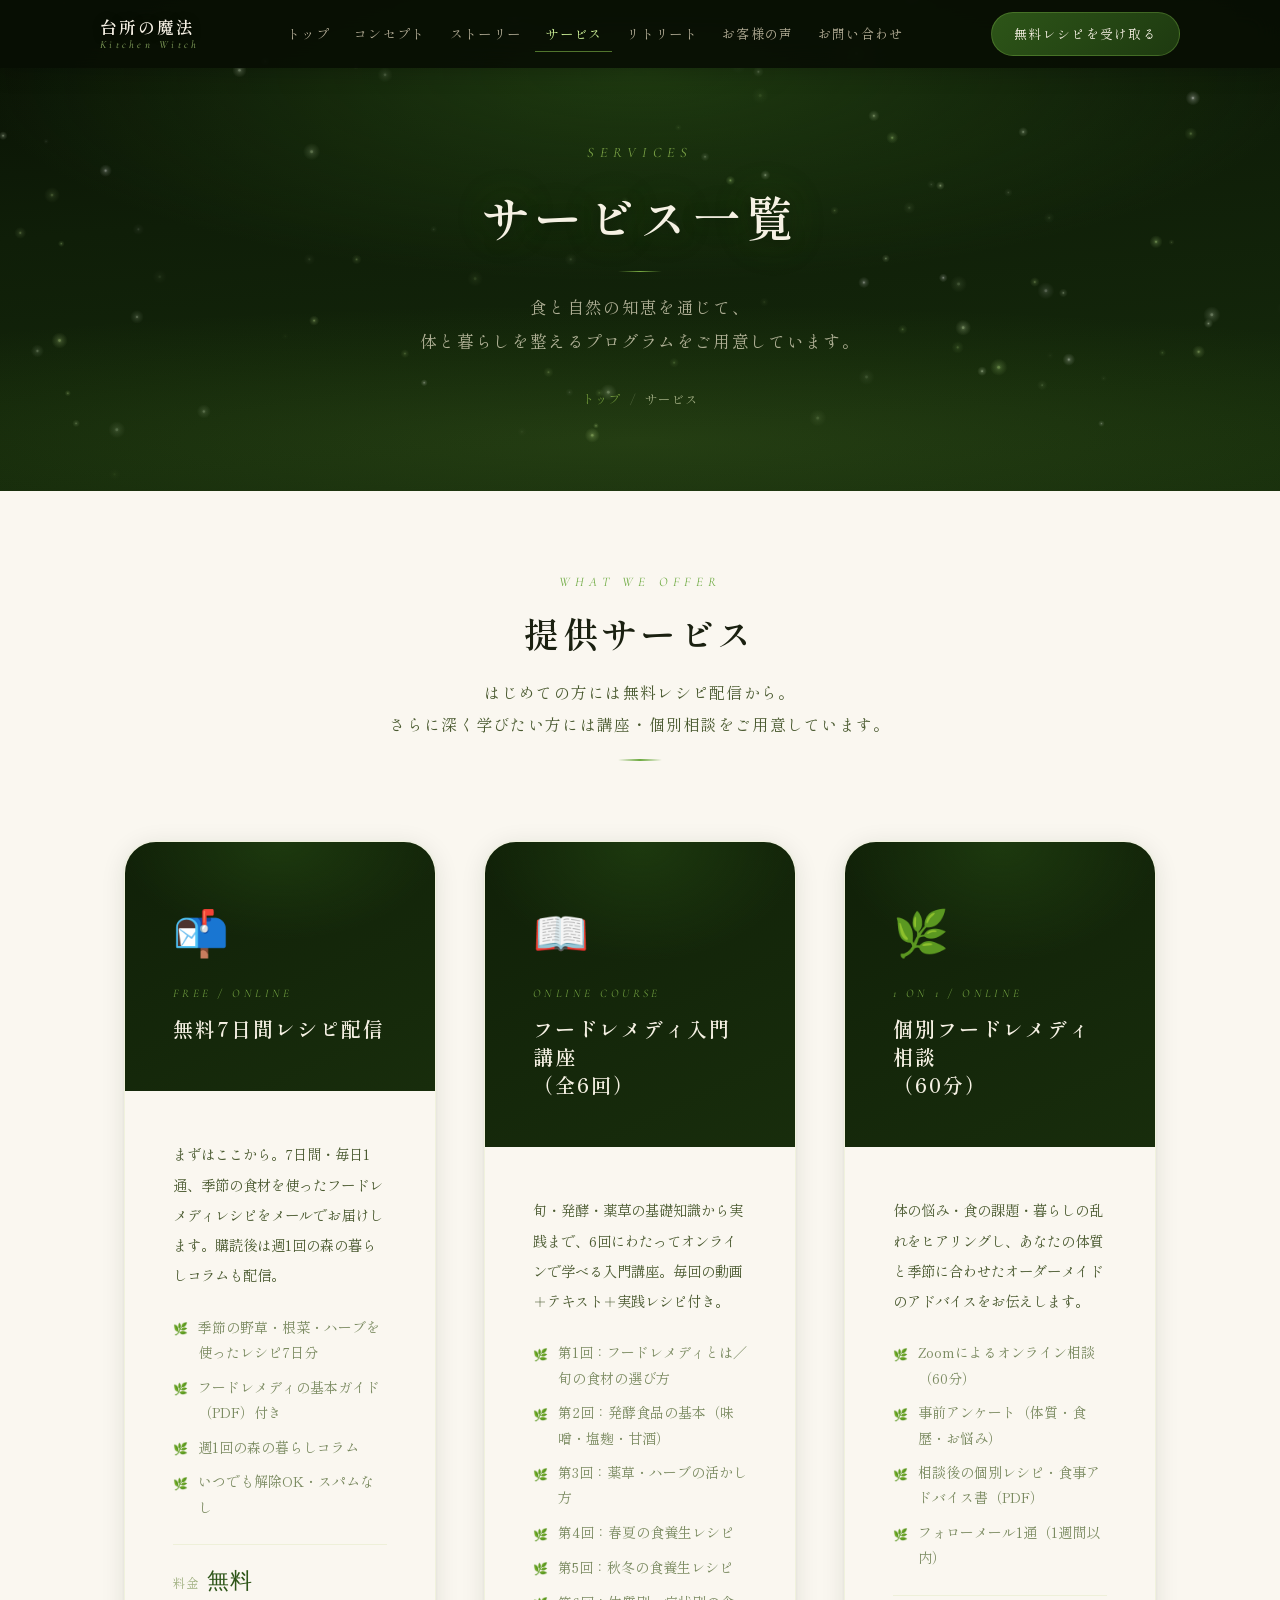
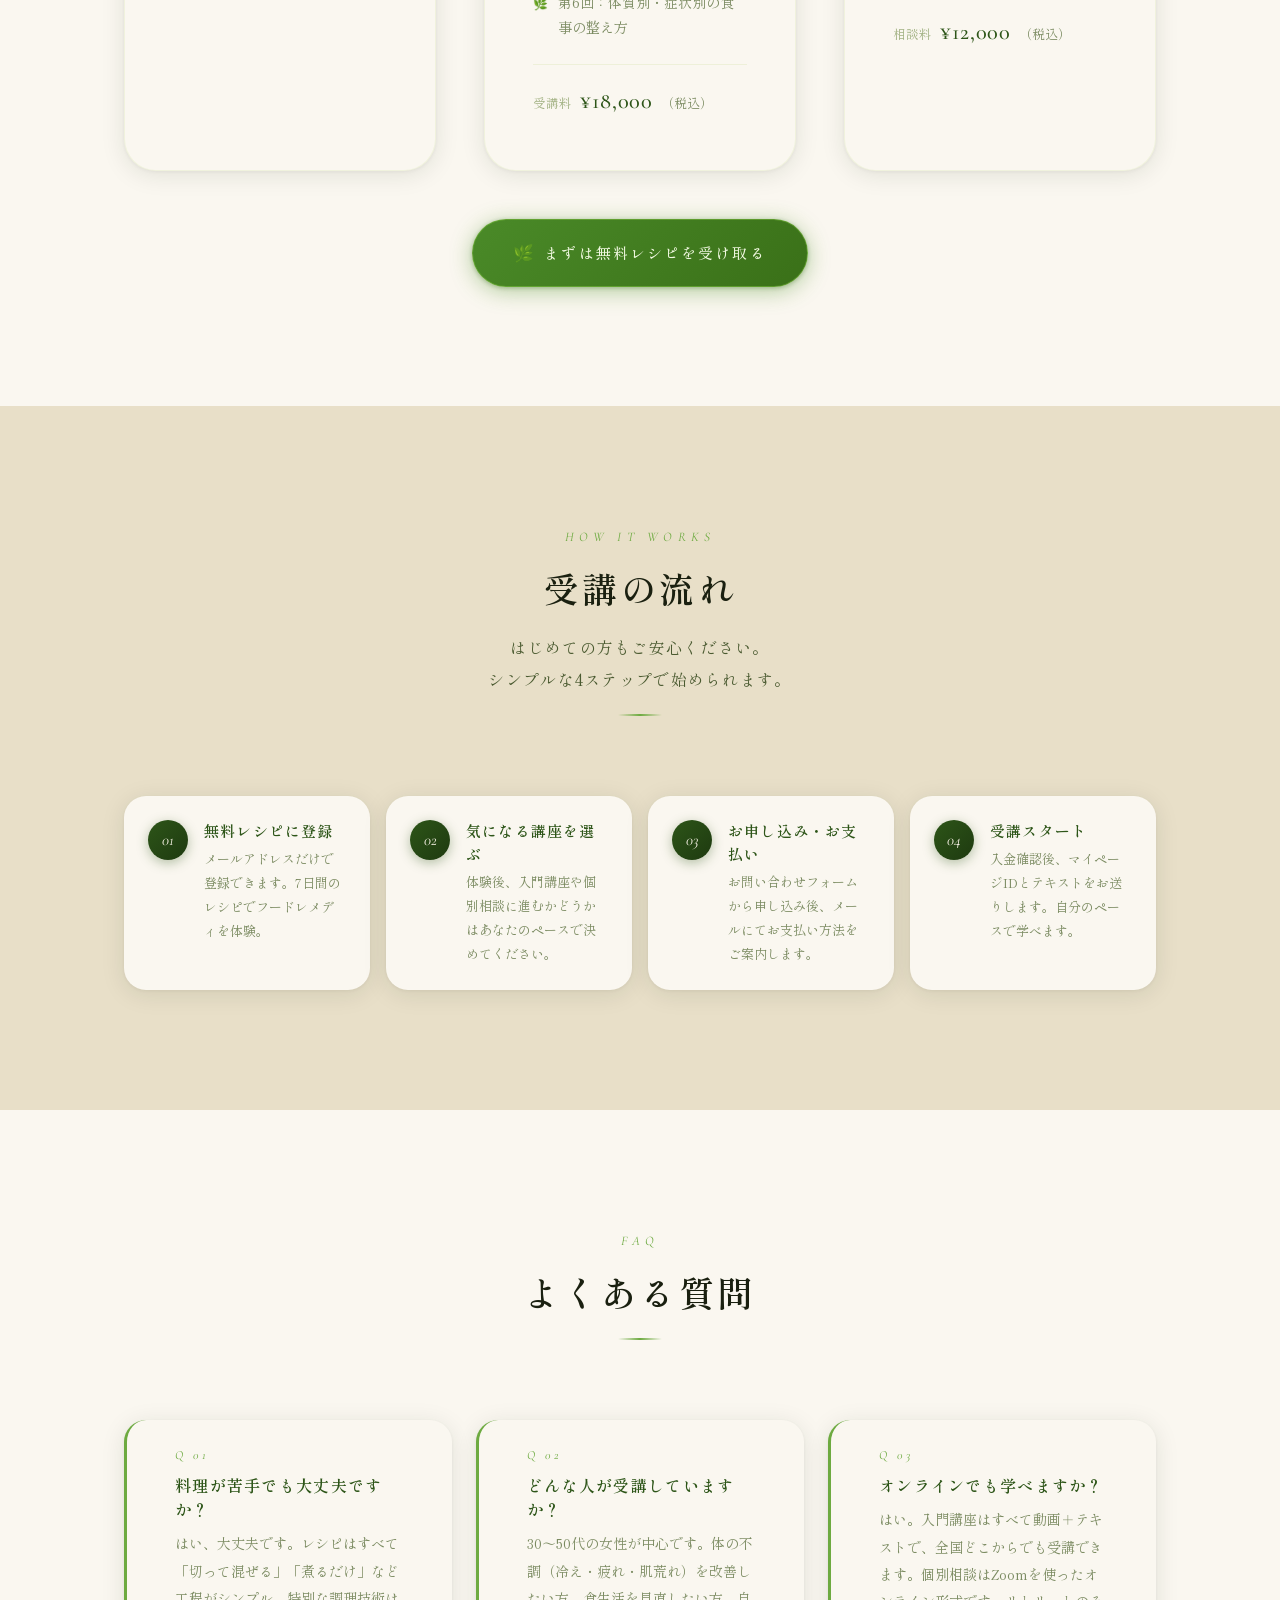
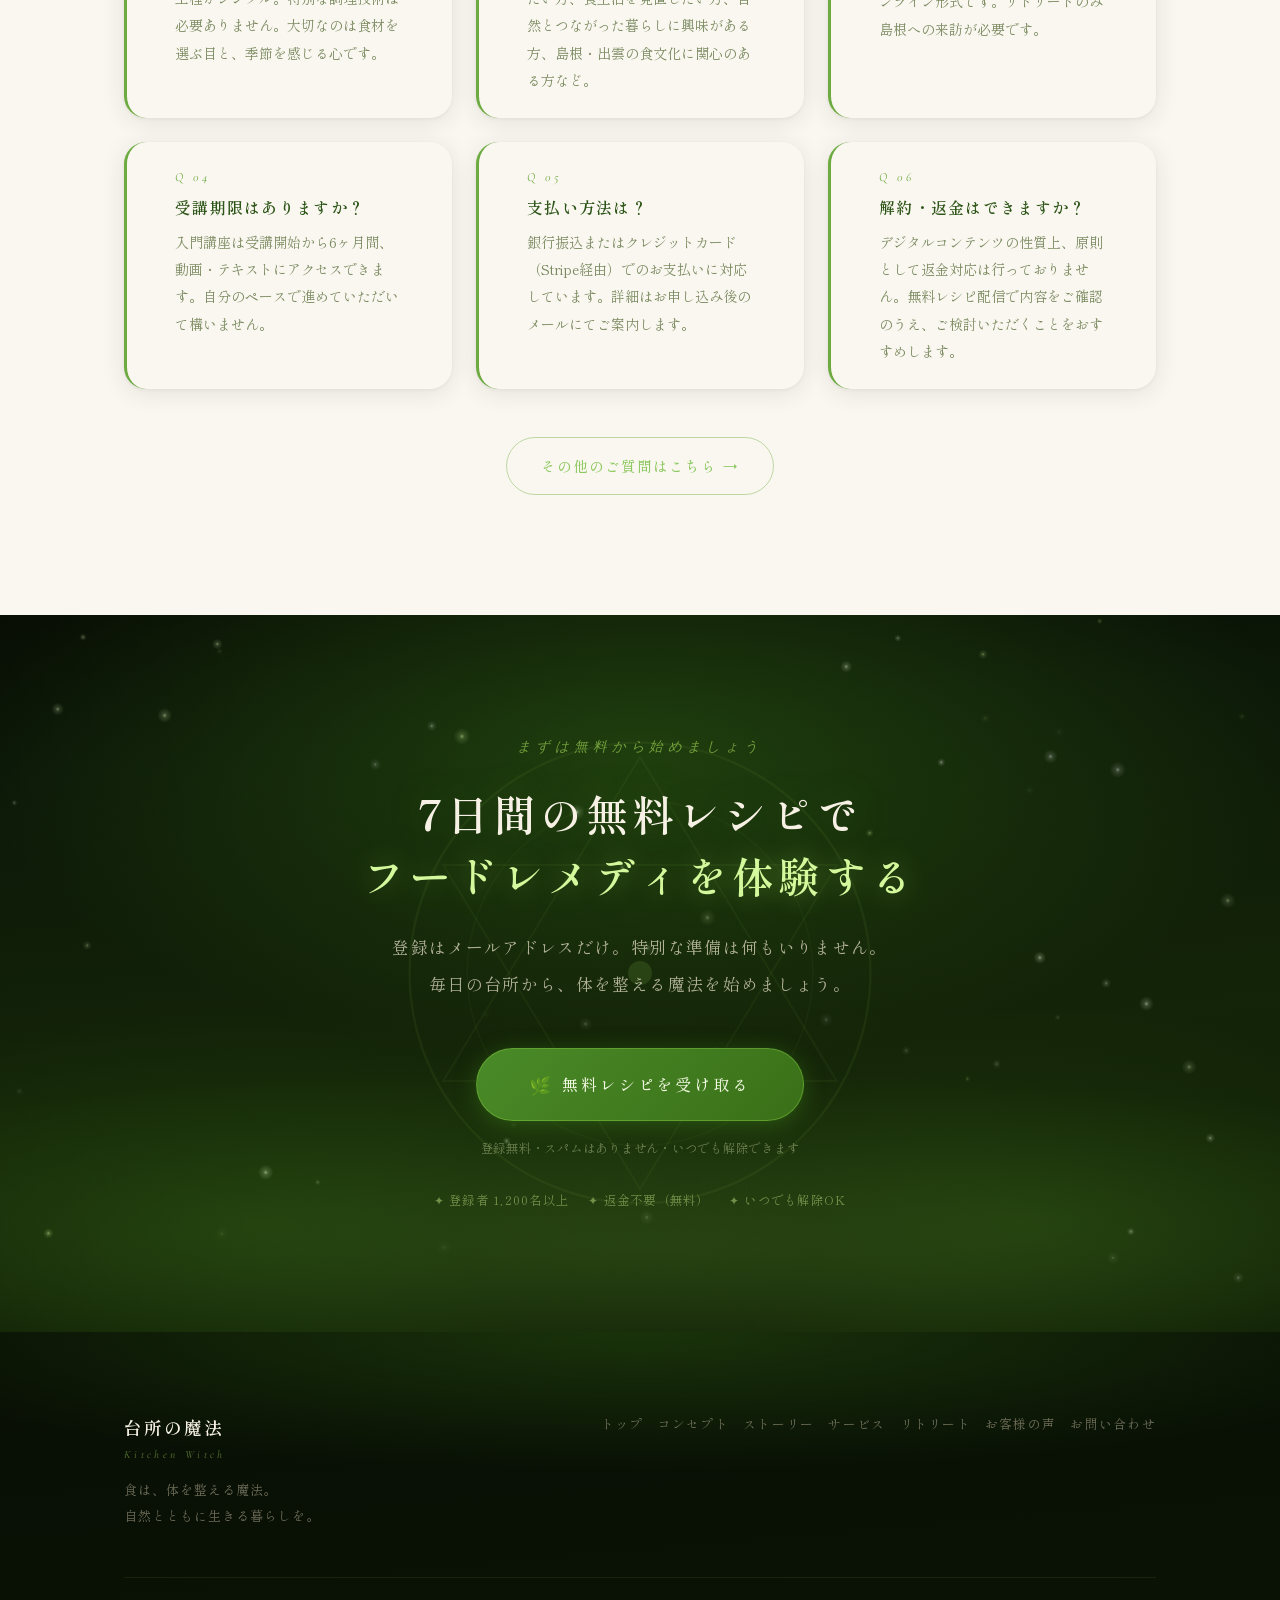
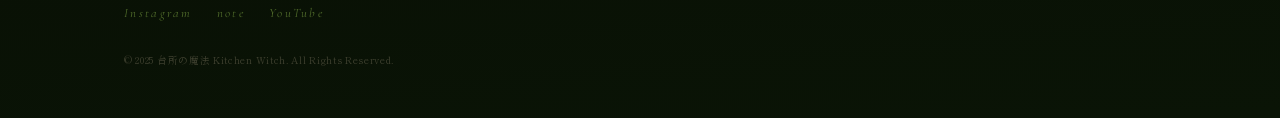
<file: kitchen-witch-decap-cms/service.html>
<!DOCTYPE html>
<html lang="ja">
<head>
  <meta charset="UTF-8">
  <meta name="viewport" content="width=device-width, initial-scale=1.0">
  <title>サービス | 森の魔女の台所 — フードレメディ講座・レシピ配信・個別相談</title>
  <meta name="description" content="フードレメディ入門講座・旬のレシピ定期配信・個別相談など、森の魔女の台所が提供するサービス一覧。受講料・内容・お申し込み方法をご確認ください。">
  <meta property="og:title" content="サービス | 森の魔女の台所">
  <meta property="og:description" content="フードレメディ入門講座・旬のレシピ配信・個別相談。あなたの台所に自然の知恵を届けます。">
  <meta property="og:type" content="website">
  <link rel="preconnect" href="https://fonts.googleapis.com">
  <link rel="preconnect" href="https://fonts.gstatic.com" crossorigin>
  <link href="https://fonts.googleapis.com/css2?family=Shippori+Mincho:wght@400;500;600;700&family=Cormorant+Garamond:ital,wght@0,300;0,400;0,500;0,600;1,300;1,400;1,600&family=Noto+Serif+JP:wght@300;400;500&display=swap" rel="stylesheet">
  <link rel="stylesheet" href="css/style.css">
  <script src="https://identity.netlify.com/v1/netlify-identity-widget.js"></script>
</head>
<body>

<!-- ============ HEADER ============ -->
<header class="site-header header--page" id="siteHeader">
  <div class="site-header__inner">
    <a href="index.html" class="site-header__logo">
      <span class="logo-ja">台所の魔法</span>
      <span class="logo-en">Kitchen Witch</span>
    </a>
    <nav class="site-header__nav" aria-label="メインナビゲーション">
      <a href="index.html">トップ</a>
      <a href="concept.html">コンセプト</a>
      <a href="story.html">ストーリー</a>
      <a href="service.html" aria-current="page">サービス</a>
      <a href="retreat.html">リトリート</a>
      <a href="voice.html">お客様の声</a>
      <a href="contact.html">お問い合わせ</a>
    </nav>
    <a href="contact.html" class="site-header__cta-btn">無料レシピを受け取る</a>
    <button class="site-header__hamburger" id="hamburger" aria-label="メニューを開く" aria-expanded="false">
      <span></span><span></span><span></span>
    </button>
  </div>
</header>
<div class="mobile-menu" id="mobileMenu" aria-hidden="true">
  <nav>
    <a href="index.html"   onclick="closeMobileMenu()">トップ</a>
    <a href="concept.html" onclick="closeMobileMenu()">コンセプト</a>
    <a href="story.html"   onclick="closeMobileMenu()">ストーリー</a>
    <a href="service.html" aria-current="page" onclick="closeMobileMenu()">サービス</a>
    <a href="retreat.html" onclick="closeMobileMenu()">リトリート</a>
    <a href="voice.html"   onclick="closeMobileMenu()">お客様の声</a>
    <a href="contact.html" onclick="closeMobileMenu()">お問い合わせ</a>
  </nav>
  <a href="contact.html" class="btn btn--glow" onclick="closeMobileMenu()">無料レシピを受け取る</a>
</div>

<!-- ============ PAGE HERO ============ -->
<section class="page-hero" aria-labelledby="page-title">
  <canvas class="page-hero__canvas" id="pageHeroCanvas" aria-hidden="true"></canvas>
  <div class="page-hero__mist" aria-hidden="true"></div>
  <div class="page-hero__inner">
    <p class="page-hero__en">Services</p>
    <h1 class="page-hero__title" id="page-title">サービス一覧</h1>
    <div class="page-hero__deco" aria-hidden="true"></div>
    <p class="page-hero__sub">
      食と自然の知恵を通じて、<br>
      体と暮らしを整えるプログラムをご用意しています。
    </p>
  </div>
  <nav class="breadcrumb" aria-label="パンくずリスト">
    <ol class="breadcrumb__list">
      <li><a href="index.html">トップ</a></li>
      <li><span aria-current="page">サービス</span></li>
    </ol>
  </nav>
</section>

<!-- ============ SECTION: サービスカード3枚 ============ -->
<section class="section section--cream section--top" aria-labelledby="service-list-title">
  <div class="container">

    <div class="section-header kw-reveal">
      <p class="section-header__en">What We Offer</p>
      <h2 class="section-header__ja" id="service-list-title">提供サービス</h2>
      <p class="section-header__text">
        はじめての方には無料レシピ配信から。<br>
        さらに深く学びたい方には講座・個別相談をご用意しています。
      </p>
      <div class="section-header__line" aria-hidden="true"></div>
    </div>

    <div class="service-grid">

      <!-- 01: 無料レシピ配信 -->
      <article class="service-card kw-reveal" style="--kw-i:0" aria-labelledby="svc1-title">
        <div class="service-card__head">
          <span class="service-card__icon">📬</span>
          <p class="service-card__category">Free / Online</p>
          <h3 class="service-card__title" id="svc1-title">無料7日間レシピ配信</h3>
        </div>
        <div class="service-card__body">
          <p class="service-card__desc">
            まずはここから。7日間・毎日1通、季節の食材を使ったフードレメディレシピをメールでお届けします。購読後は週1回の森の暮らしコラムも配信。
          </p>
          <ul class="service-detail-list">
            <li>季節の野草・根菜・ハーブを使ったレシピ7日分</li>
            <li>フードレメディの基本ガイド（PDF）付き</li>
            <li>週1回の森の暮らしコラム</li>
            <li>いつでも解除OK・スパムなし</li>
          </ul>
          <div class="service-card__price">
            <span class="price-label">料金</span>
            <span class="price-amount">無料</span>
          </div>
        </div>
      </article>

      <!-- 02: フードレメディ入門講座 -->
      <article class="service-card kw-reveal" style="--kw-i:1" aria-labelledby="svc2-title">
        <div class="service-card__head">
          <span class="service-card__icon">📖</span>
          <p class="service-card__category">Online Course</p>
          <h3 class="service-card__title" id="svc2-title">フードレメディ入門講座<br>（全6回）</h3>
        </div>
        <div class="service-card__body">
          <p class="service-card__desc">
            旬・発酵・薬草の基礎知識から実践まで、6回にわたってオンラインで学べる入門講座。毎回の動画＋テキスト＋実践レシピ付き。
          </p>
          <ul class="service-detail-list">
            <li>第1回：フードレメディとは／旬の食材の選び方</li>
            <li>第2回：発酵食品の基本（味噌・塩麹・甘酒）</li>
            <li>第3回：薬草・ハーブの活かし方</li>
            <li>第4回：春夏の食養生レシピ</li>
            <li>第5回：秋冬の食養生レシピ</li>
            <li>第6回：体質別・症状別の食事の整え方</li>
          </ul>
          <div class="service-card__price">
            <span class="price-label">受講料</span>
            <span class="price-amount">¥18,000</span>
            <span class="price-unit">（税込）</span>
          </div>
        </div>
      </article>

      <!-- 03: 個別相談 -->
      <article class="service-card kw-reveal" style="--kw-i:2" aria-labelledby="svc3-title">
        <div class="service-card__head">
          <span class="service-card__icon">🌿</span>
          <p class="service-card__category">1 on 1 / Online</p>
          <h3 class="service-card__title" id="svc3-title">個別フードレメディ相談<br>（60分）</h3>
        </div>
        <div class="service-card__body">
          <p class="service-card__desc">
            体の悩み・食の課題・暮らしの乱れをヒアリングし、あなたの体質と季節に合わせたオーダーメイドのアドバイスをお伝えします。
          </p>
          <ul class="service-detail-list">
            <li>Zoomによるオンライン相談（60分）</li>
            <li>事前アンケート（体質・食歴・お悩み）</li>
            <li>相談後の個別レシピ・食事アドバイス書（PDF）</li>
            <li>フォローメール1通（1週間以内）</li>
          </ul>
          <div class="service-card__price">
            <span class="price-label">相談料</span>
            <span class="price-amount">¥12,000</span>
            <span class="price-unit">（税込）</span>
          </div>
        </div>
      </article>

    </div>

    <div class="center-btn kw-reveal">
      <a href="contact.html" class="btn btn--glow btn--lg">
        <span class="btn__icon">🌿</span>まずは無料レシピを受け取る
      </a>
    </div>

  </div>
</section>

<!-- ============ SECTION: 受講の流れ ============ -->
<section class="section section--beige" aria-labelledby="flow-title">
  <div class="container">

    <div class="section-header kw-reveal">
      <p class="section-header__en">How It Works</p>
      <h2 class="section-header__ja" id="flow-title">受講の流れ</h2>
      <p class="section-header__text">
        はじめての方もご安心ください。<br>
        シンプルな4ステップで始められます。
      </p>
      <div class="section-header__line" aria-hidden="true"></div>
    </div>

    <div class="service-flow">
      <div class="flow-step kw-reveal" style="--kw-i:0">
        <div class="flow-step__num">01</div>
        <div class="flow-step__body">
          <h4>無料レシピに登録</h4>
          <p>メールアドレスだけで登録できます。7日間のレシピでフードレメディを体験。</p>
        </div>
      </div>
      <div class="flow-step kw-reveal" style="--kw-i:1">
        <div class="flow-step__num">02</div>
        <div class="flow-step__body">
          <h4>気になる講座を選ぶ</h4>
          <p>体験後、入門講座や個別相談に進むかどうかはあなたのペースで決めてください。</p>
        </div>
      </div>
      <div class="flow-step kw-reveal" style="--kw-i:2">
        <div class="flow-step__num">03</div>
        <div class="flow-step__body">
          <h4>お申し込み・お支払い</h4>
          <p>お問い合わせフォームから申し込み後、メールにてお支払い方法をご案内します。</p>
        </div>
      </div>
      <div class="flow-step kw-reveal" style="--kw-i:3">
        <div class="flow-step__num">04</div>
        <div class="flow-step__body">
          <h4>受講スタート</h4>
          <p>入金確認後、マイページIDとテキストをお送りします。自分のペースで学べます。</p>
        </div>
      </div>
    </div>

  </div>
</section>

<!-- ============ SECTION: よくある質問 ============ -->
<section class="section section--cream" aria-labelledby="faq-title">
  <div class="container">

    <div class="section-header kw-reveal">
      <p class="section-header__en">FAQ</p>
      <h2 class="section-header__ja" id="faq-title">よくある質問</h2>
      <div class="section-header__line" aria-hidden="true"></div>
    </div>

    <div class="remedy-grid kw-reveal">
      <div class="remedy-card">
        <span class="remedy-card__num">Q 01</span>
        <h3 class="remedy-card__title">料理が苦手でも大丈夫ですか？</h3>
        <p class="remedy-card__text">はい、大丈夫です。レシピはすべて「切って混ぜる」「煮るだけ」など工程がシンプル。特別な調理技術は必要ありません。大切なのは食材を選ぶ目と、季節を感じる心です。</p>
      </div>
      <div class="remedy-card">
        <span class="remedy-card__num">Q 02</span>
        <h3 class="remedy-card__title">どんな人が受講していますか？</h3>
        <p class="remedy-card__text">30〜50代の女性が中心です。体の不調（冷え・疲れ・肌荒れ）を改善したい方、食生活を見直したい方、自然とつながった暮らしに興味がある方、島根・出雲の食文化に関心のある方など。</p>
      </div>
      <div class="remedy-card">
        <span class="remedy-card__num">Q 03</span>
        <h3 class="remedy-card__title">オンラインでも学べますか？</h3>
        <p class="remedy-card__text">はい。入門講座はすべて動画＋テキストで、全国どこからでも受講できます。個別相談はZoomを使ったオンライン形式です。リトリートのみ島根への来訪が必要です。</p>
      </div>
      <div class="remedy-card">
        <span class="remedy-card__num">Q 04</span>
        <h3 class="remedy-card__title">受講期限はありますか？</h3>
        <p class="remedy-card__text">入門講座は受講開始から6ヶ月間、動画・テキストにアクセスできます。自分のペースで進めていただいて構いません。</p>
      </div>
      <div class="remedy-card">
        <span class="remedy-card__num">Q 05</span>
        <h3 class="remedy-card__title">支払い方法は？</h3>
        <p class="remedy-card__text">銀行振込またはクレジットカード（Stripe経由）でのお支払いに対応しています。詳細はお申し込み後のメールにてご案内します。</p>
      </div>
      <div class="remedy-card">
        <span class="remedy-card__num">Q 06</span>
        <h3 class="remedy-card__title">解約・返金はできますか？</h3>
        <p class="remedy-card__text">デジタルコンテンツの性質上、原則として返金対応は行っておりません。無料レシピ配信で内容をご確認のうえ、ご検討いただくことをおすすめします。</p>
      </div>
    </div>

    <div class="center-btn kw-reveal">
      <a href="contact.html" class="btn btn--forest">その他のご質問はこちら →</a>
    </div>

  </div>
</section>

<!-- ============ CTA FINAL ============ -->
<section class="section cta-final" aria-labelledby="cta-service-title">
  <div class="cta-final__bg" aria-hidden="true"></div>
  <div class="cta-final__mist" aria-hidden="true"></div>
  <canvas class="section-canvas" id="finalCanvas" aria-hidden="true"></canvas>
  <div class="container" style="position:relative;z-index:2;">
    <div class="cta-final__inner">
      <div class="cta-final__sigil" aria-hidden="true">
        <svg viewBox="0 0 200 200" fill="none">
          <circle cx="100" cy="100" r="96" stroke="rgba(160,210,90,.20)" stroke-width="1"/>
          <circle cx="100" cy="100" r="72" stroke="rgba(160,210,90,.12)" stroke-width=".6"/>
          <polygon points="100,10 182,145 18,145" stroke="rgba(160,210,90,.16)" stroke-width=".8" fill="none"/>
          <polygon points="100,190 18,55 182,55" stroke="rgba(160,210,90,.16)" stroke-width=".8" fill="none"/>
          <circle cx="100" cy="100" r="5" fill="rgba(180,240,100,.35)"/>
        </svg>
      </div>
      <div class="kw-reveal">
        <p class="cta-final__eyebrow">まずは無料から始めましょう</p>
        <h2 class="cta-final__title" id="cta-service-title">
          7日間の無料レシピで<br><em>フードレメディを体験する</em>
        </h2>
        <p class="cta-final__body">
          登録はメールアドレスだけ。特別な準備は何もいりません。<br>
          毎日の台所から、体を整える魔法を始めましょう。
        </p>
        <div style="margin-bottom:1rem;">
          <a href="contact.html" class="btn btn--glow btn--xl">
            <span class="btn__icon">🌿</span>無料レシピを受け取る
          </a>
        </div>
        <p class="cta-form__note cta-form__note--light">登録無料・スパムはありません・いつでも解除できます</p>
        <div class="cta-final__trust">
          <span><span aria-hidden="true">✦</span> 登録者 1,200名以上</span>
          <span><span aria-hidden="true">✦</span> 返金不要（無料）</span>
          <span><span aria-hidden="true">✦</span> いつでも解除OK</span>
        </div>
      </div>
    </div>
  </div>
</section>

<!-- ============ FOOTER ============ -->
<footer class="site-footer" role="contentinfo">
  <div class="container">
    <div class="site-footer__inner">
      <div class="site-footer__brand">
        <p class="footer-logo-ja">台所の魔法</p>
        <p class="footer-logo-en">Kitchen Witch</p>
        <p class="footer-tagline">食は、体を整える魔法。<br>自然とともに生きる暮らしを。</p>
      </div>
      <nav class="site-footer__nav" aria-label="フッターナビ">
        <a href="index.html">トップ</a>
        <a href="concept.html">コンセプト</a>
        <a href="story.html">ストーリー</a>
        <a href="service.html">サービス</a>
        <a href="retreat.html">リトリート</a>
        <a href="voice.html">お客様の声</a>
        <a href="contact.html">お問い合わせ</a>
      </nav>
    </div>
    <div class="site-footer__sns">
      <a href="https://instagram.com/" target="_blank" rel="noopener noreferrer" aria-label="Instagram">Instagram</a>
      <a href="https://note.com/" target="_blank" rel="noopener noreferrer" aria-label="note">note</a>
      <a href="https://youtube.com/" target="_blank" rel="noopener noreferrer" aria-label="YouTube">YouTube</a>
    </div>
    <p class="site-footer__copy"><small>© 2025 台所の魔法 Kitchen Witch. All Rights Reserved.</small></p>
  </div>
</footer>

<script src="js/effects.js"></script>
  <script>
    if (window.netlifyIdentity) {
      window.netlifyIdentity.on("init", function(user) {
        if (!user) {
          window.netlifyIdentity.on("login", function() {
            document.location.href = "/admin/";
          });
        }
      });
    }
  </script>
</body>
</html>
</file>
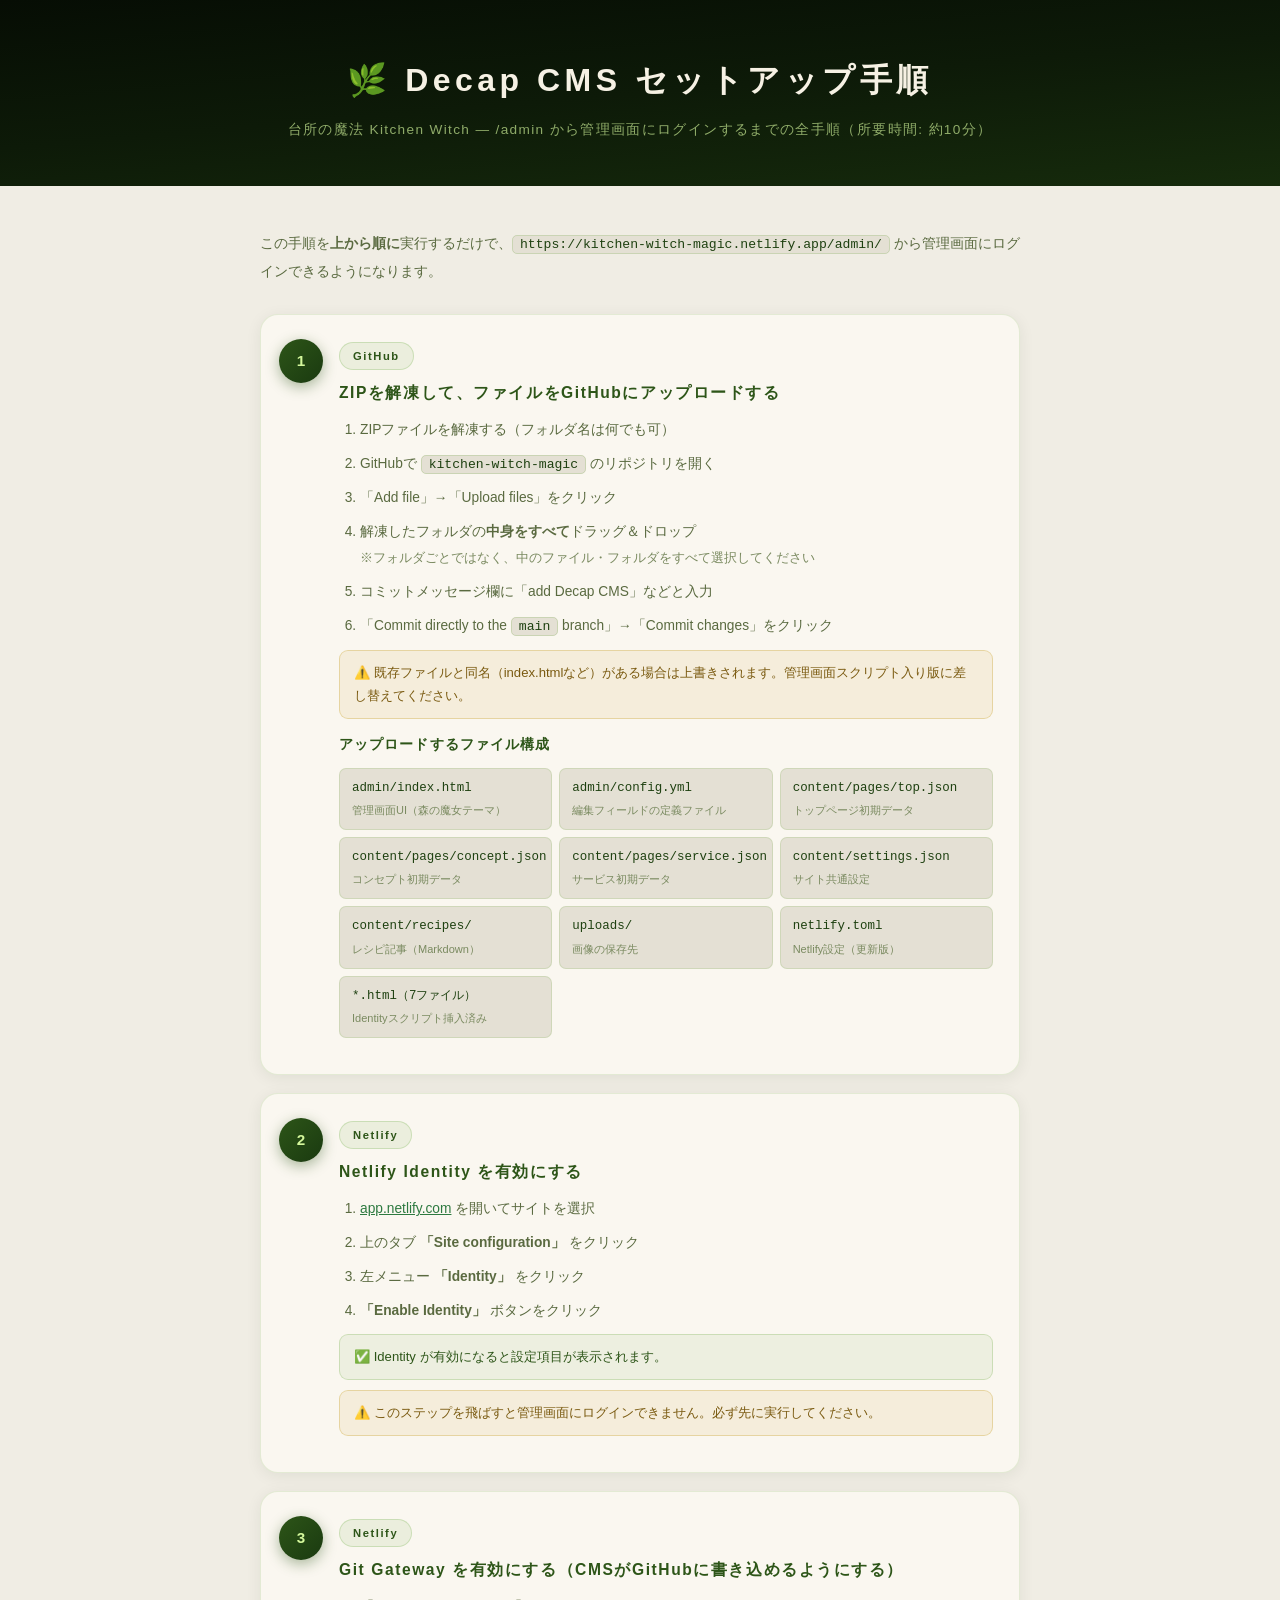
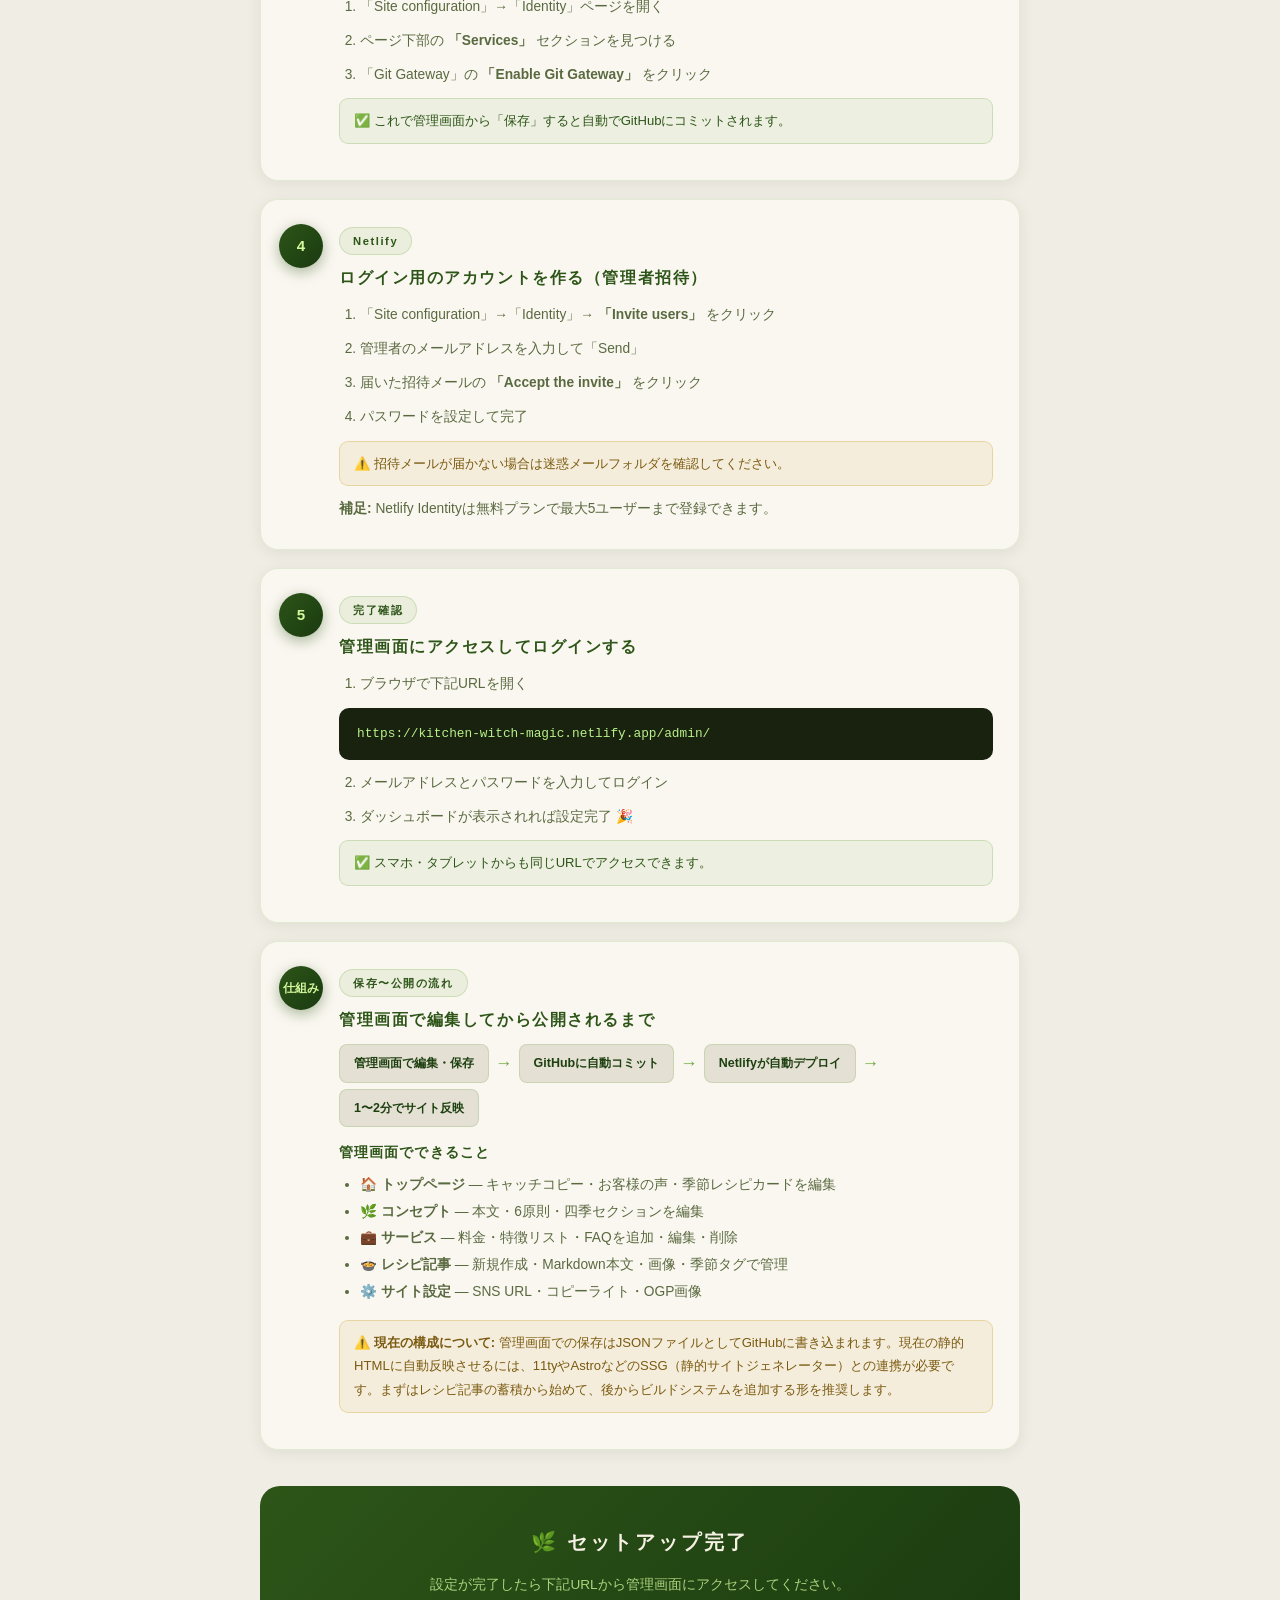
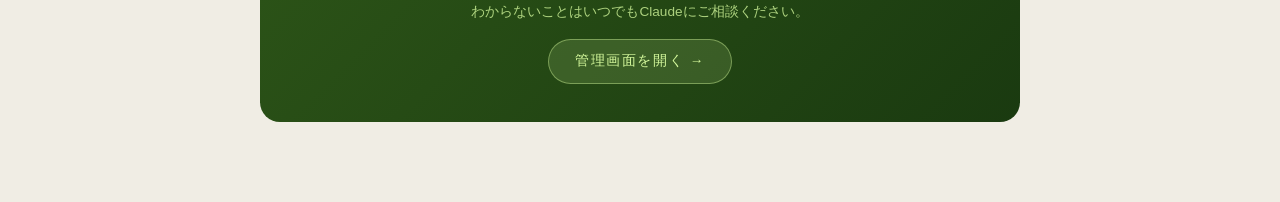
<file: kitchen-witch-decap-cms/SETUP_GUIDE.html>
<!DOCTYPE html>
<html lang="ja">
<head>
<meta charset="UTF-8">
<meta name="viewport" content="width=device-width, initial-scale=1.0">
<title>Decap CMS セットアップ手順 | 台所の魔法</title>
<style>
*, *::before, *::after { box-sizing: border-box; margin: 0; padding: 0; }
body {
  font-family: 'Hiragino Kaku Gothic ProN', 'Noto Sans JP', sans-serif;
  background: #f0ede4; color: #1a2010; line-height: 1.8; font-size: 15px;
}
a { color: #2d7a40; }

/* ─ ヘッダー ─ */
.hd {
  background: linear-gradient(175deg, #060d04 0%, #0d1a08 50%, #162b0c 100%);
  color: #f6f1e4; padding: 52px 24px 44px; text-align: center;
}
.hd h1 { font-size: clamp(1.3rem,4vw,2rem); letter-spacing: .14em; margin-bottom: .5rem; }
.hd p  { color: rgba(212,248,156,.65); font-size: .85rem; letter-spacing: .1em; }

/* ─ コンテナ ─ */
.wrap { max-width: 800px; margin: 0 auto; padding: 44px 20px 80px; }

/* ─ ステップカード ─ */
.step {
  background: #faf7f0;
  border-radius: 18px; padding: 26px 26px 26px 78px;
  margin-bottom: 18px; position: relative;
  border: 1px solid rgba(109,170,64,.16);
  box-shadow: 0 3px 16px rgba(20,40,10,.07);
}
.step-n {
  position: absolute; left: 18px; top: 24px;
  width: 44px; height: 44px; border-radius: 50%;
  background: linear-gradient(135deg, #2d5518, #1a3a10);
  color: #d4f89c; font-weight: 700; font-size: .95rem;
  display: flex; align-items: center; justify-content: center;
  box-shadow: 0 4px 14px rgba(45,85,24,.40);
}
.step-tag {
  display: inline-block;
  background: rgba(109,170,64,.10); border: 1px solid rgba(109,170,64,.25);
  border-radius: 9999px; padding: 3px 13px;
  font-size: .7rem; font-weight: 700; letter-spacing: .14em;
  color: #2d5518; margin-bottom: 9px;
}
.step h2 { font-size: .975rem; color: #2d5518; letter-spacing: .1em; margin-bottom: 10px; }
.step p, .step li { font-size: .86rem; color: #5a6a40; line-height: 1.95; }
.step ol, .step ul { padding-left: 1.4em; margin: 6px 0; }
.step ol li { margin-bottom: 7px; }

code {
  background: #e4e0d4; border: 1px solid rgba(109,170,64,.22);
  border-radius: 5px; padding: 1px 7px;
  font-family: 'Courier New', monospace; font-size: .82rem;
  color: #1e4010; word-break: break-all;
}
pre.blk {
  background: #18220f; color: #b8f088;
  border-radius: 10px; padding: 14px 18px;
  font-family: 'Courier New', monospace; font-size: .8rem;
  line-height: 1.85; overflow-x: auto; margin: 10px 0;
  white-space: pre-wrap; word-break: break-all;
}

.note-warn {
  background: rgba(200,160,40,.10); border: 1px solid rgba(200,160,40,.32);
  border-radius: 9px; padding: 10px 14px; margin: 10px 0;
  font-size: .82rem; color: #7a5a10;
}
.note-warn::before { content: '⚠️  '; }

.note-ok {
  background: rgba(109,170,64,.09); border: 1px solid rgba(109,170,64,.26);
  border-radius: 9px; padding: 10px 14px; margin: 10px 0;
  font-size: .82rem; color: #2d5518;
}
.note-ok::before { content: '✅  '; }

h3.sub { font-size: .85rem; color: #2d5518; margin: 14px 0 5px; letter-spacing: .08em; }

/* ─ ファイルグリッド ─ */
.fg {
  display: grid; grid-template-columns: repeat(auto-fill, minmax(210px,1fr));
  gap: 7px; margin: 10px 0;
}
.fi {
  background: #e4e0d4; border-radius: 7px; padding: 8px 12px;
  font-family: monospace; font-size: .78rem; color: #1e4010;
  border: 1px solid rgba(109,170,64,.18);
}
.fi small { font-family: sans-serif; color: #7a8a60; font-size: .69rem; display: block; margin-top: 2px; }

/* ─ 完了バナー ─ */
.done {
  background: linear-gradient(135deg, #2d5518, #1a3a10);
  border-radius: 20px; padding: 38px 28px;
  text-align: center; margin-top: 36px; color: #f6f1e4;
}
.done h2 { font-size: 1.25rem; letter-spacing: .14em; margin-bottom: .7rem; }
.done p  { font-size: .85rem; color: rgba(212,248,156,.78); line-height: 2; }
.done a  {
  display: inline-block; margin-top: 14px;
  background: rgba(212,248,156,.14); border: 1.5px solid rgba(212,248,156,.42);
  color: #d4f89c; border-radius: 9999px; padding: 9px 26px;
  font-size: .85rem; letter-spacing: .12em; text-decoration: none;
}

/* ─ 仕組みダイアグラム ─ */
.flow {
  display: flex; align-items: center; flex-wrap: wrap;
  gap: 6px; margin: 10px 0;
}
.flow-box {
  background: #e4e0d4; border: 1px solid rgba(109,170,64,.22);
  border-radius: 8px; padding: 7px 14px;
  font-size: .78rem; color: #1e4010; font-weight: 600;
  white-space: nowrap;
}
.flow-arrow { color: #6daa40; font-size: 1.1rem; font-weight: 700; }

@media (max-width: 600px) {
  .step { padding: 13px 13px 13px 62px; }
  .step-n { left: 11px; top: 13px; width: 38px; height: 38px; }
}
</style>
</head>
<body>

<div class="hd">
  <h1>🌿 Decap CMS セットアップ手順</h1>
  <p>台所の魔法 Kitchen Witch — /admin から管理画面にログインするまでの全手順（所要時間: 約10分）</p>
</div>

<div class="wrap">

  <p style="margin-bottom:28px; color:#5a6a40; font-size:.86rem; line-height:2">
    この手順を<strong>上から順に</strong>実行するだけで、<code>https://kitchen-witch-magic.netlify.app/admin/</code> から管理画面にログインできるようになります。
  </p>

  <!-- STEP 1 -->
  <div class="step">
    <div class="step-n">1</div>
    <span class="step-tag">GitHub</span>
    <h2>ZIPを解凍して、ファイルをGitHubにアップロードする</h2>
    <ol>
      <li>ZIPファイルを解凍する（フォルダ名は何でも可）</li>
      <li>GitHubで <code>kitchen-witch-magic</code> のリポジトリを開く</li>
      <li>「Add file」→「Upload files」をクリック</li>
      <li>解凍したフォルダの<strong>中身をすべて</strong>ドラッグ＆ドロップ<br>
          <span style="color:#7a8a60;font-size:.8rem">※フォルダごとではなく、中のファイル・フォルダをすべて選択してください</span></li>
      <li>コミットメッセージ欄に「add Decap CMS」などと入力</li>
      <li>「Commit directly to the <code>main</code> branch」→「Commit changes」をクリック</li>
    </ol>
    <div class="note-warn">既存ファイルと同名（index.htmlなど）がある場合は上書きされます。管理画面スクリプト入り版に差し替えてください。</div>
    <h3 class="sub">アップロードするファイル構成</h3>
    <div class="fg">
      <div class="fi">admin/index.html<small>管理画面UI（森の魔女テーマ）</small></div>
      <div class="fi">admin/config.yml<small>編集フィールドの定義ファイル</small></div>
      <div class="fi">content/pages/top.json<small>トップページ初期データ</small></div>
      <div class="fi">content/pages/concept.json<small>コンセプト初期データ</small></div>
      <div class="fi">content/pages/service.json<small>サービス初期データ</small></div>
      <div class="fi">content/settings.json<small>サイト共通設定</small></div>
      <div class="fi">content/recipes/<small>レシピ記事（Markdown）</small></div>
      <div class="fi">uploads/<small>画像の保存先</small></div>
      <div class="fi">netlify.toml<small>Netlify設定（更新版）</small></div>
      <div class="fi">*.html（7ファイル）<small>Identityスクリプト挿入済み</small></div>
    </div>
  </div>

  <!-- STEP 2 -->
  <div class="step">
    <div class="step-n">2</div>
    <span class="step-tag">Netlify</span>
    <h2>Netlify Identity を有効にする</h2>
    <ol>
      <li><a href="https://app.netlify.com" target="_blank">app.netlify.com</a> を開いてサイトを選択</li>
      <li>上のタブ <strong>「Site configuration」</strong> をクリック</li>
      <li>左メニュー <strong>「Identity」</strong> をクリック</li>
      <li><strong>「Enable Identity」</strong> ボタンをクリック</li>
    </ol>
    <div class="note-ok">Identity が有効になると設定項目が表示されます。</div>
    <div class="note-warn">このステップを飛ばすと管理画面にログインできません。必ず先に実行してください。</div>
  </div>

  <!-- STEP 3 -->
  <div class="step">
    <div class="step-n">3</div>
    <span class="step-tag">Netlify</span>
    <h2>Git Gateway を有効にする（CMSがGitHubに書き込めるようにする）</h2>
    <ol>
      <li>「Site configuration」→「Identity」ページを開く</li>
      <li>ページ下部の <strong>「Services」</strong> セクションを見つける</li>
      <li>「Git Gateway」の <strong>「Enable Git Gateway」</strong> をクリック</li>
    </ol>
    <div class="note-ok">これで管理画面から「保存」すると自動でGitHubにコミットされます。</div>
  </div>

  <!-- STEP 4 -->
  <div class="step">
    <div class="step-n">4</div>
    <span class="step-tag">Netlify</span>
    <h2>ログイン用のアカウントを作る（管理者招待）</h2>
    <ol>
      <li>「Site configuration」→「Identity」→ <strong>「Invite users」</strong> をクリック</li>
      <li>管理者のメールアドレスを入力して「Send」</li>
      <li>届いた招待メールの <strong>「Accept the invite」</strong> をクリック</li>
      <li>パスワードを設定して完了</li>
    </ol>
    <div class="note-warn">招待メールが届かない場合は迷惑メールフォルダを確認してください。</div>
    <p style="margin-top:8px"><strong>補足:</strong> Netlify Identityは無料プランで最大5ユーザーまで登録できます。</p>
  </div>

  <!-- STEP 5 -->
  <div class="step">
    <div class="step-n">5</div>
    <span class="step-tag">完了確認</span>
    <h2>管理画面にアクセスしてログインする</h2>
    <ol>
      <li>ブラウザで下記URLを開く</li>
    </ol>
    <pre class="blk">https://kitchen-witch-magic.netlify.app/admin/</pre>
    <ol start="2">
      <li>メールアドレスとパスワードを入力してログイン</li>
      <li>ダッシュボードが表示されれば設定完了 🎉</li>
    </ol>
    <div class="note-ok">スマホ・タブレットからも同じURLでアクセスできます。</div>
  </div>

  <!-- 仕組みの説明 -->
  <div class="step">
    <div class="step-n" style="font-size:.72rem;letter-spacing:-.02em">仕組み</div>
    <span class="step-tag">保存〜公開の流れ</span>
    <h2>管理画面で編集してから公開されるまで</h2>
    <div class="flow">
      <div class="flow-box">管理画面で編集・保存</div>
      <div class="flow-arrow">→</div>
      <div class="flow-box">GitHubに自動コミット</div>
      <div class="flow-arrow">→</div>
      <div class="flow-box">Netlifyが自動デプロイ</div>
      <div class="flow-arrow">→</div>
      <div class="flow-box">1〜2分でサイト反映</div>
    </div>

    <h3 class="sub">管理画面でできること</h3>
    <ul style="padding-left:1.4em; margin-top:6px">
      <li>🏠 <strong>トップページ</strong> — キャッチコピー・お客様の声・季節レシピカードを編集</li>
      <li>🌿 <strong>コンセプト</strong> — 本文・6原則・四季セクションを編集</li>
      <li>💼 <strong>サービス</strong> — 料金・特徴リスト・FAQを追加・編集・削除</li>
      <li>🍲 <strong>レシピ記事</strong> — 新規作成・Markdown本文・画像・季節タグで管理</li>
      <li>⚙️ <strong>サイト設定</strong> — SNS URL・コピーライト・OGP画像</li>
    </ul>

    <div class="note-warn" style="margin-top:14px">
      <strong>現在の構成について:</strong> 管理画面での保存はJSONファイルとしてGitHubに書き込まれます。現在の静的HTMLに自動反映させるには、11tyやAstroなどのSSG（静的サイトジェネレーター）との連携が必要です。まずはレシピ記事の蓄積から始めて、後からビルドシステムを追加する形を推奨します。
    </div>
  </div>

  <!-- 完了バナー -->
  <div class="done">
    <h2>🌿 セットアップ完了</h2>
    <p>
      設定が完了したら下記URLから管理画面にアクセスしてください。<br>
      わからないことはいつでもClaudeにご相談ください。
    </p>
    <a href="https://kitchen-witch-magic.netlify.app/admin/" target="_blank">管理画面を開く →</a>
  </div>

</div>
</body>
</html>
</file>
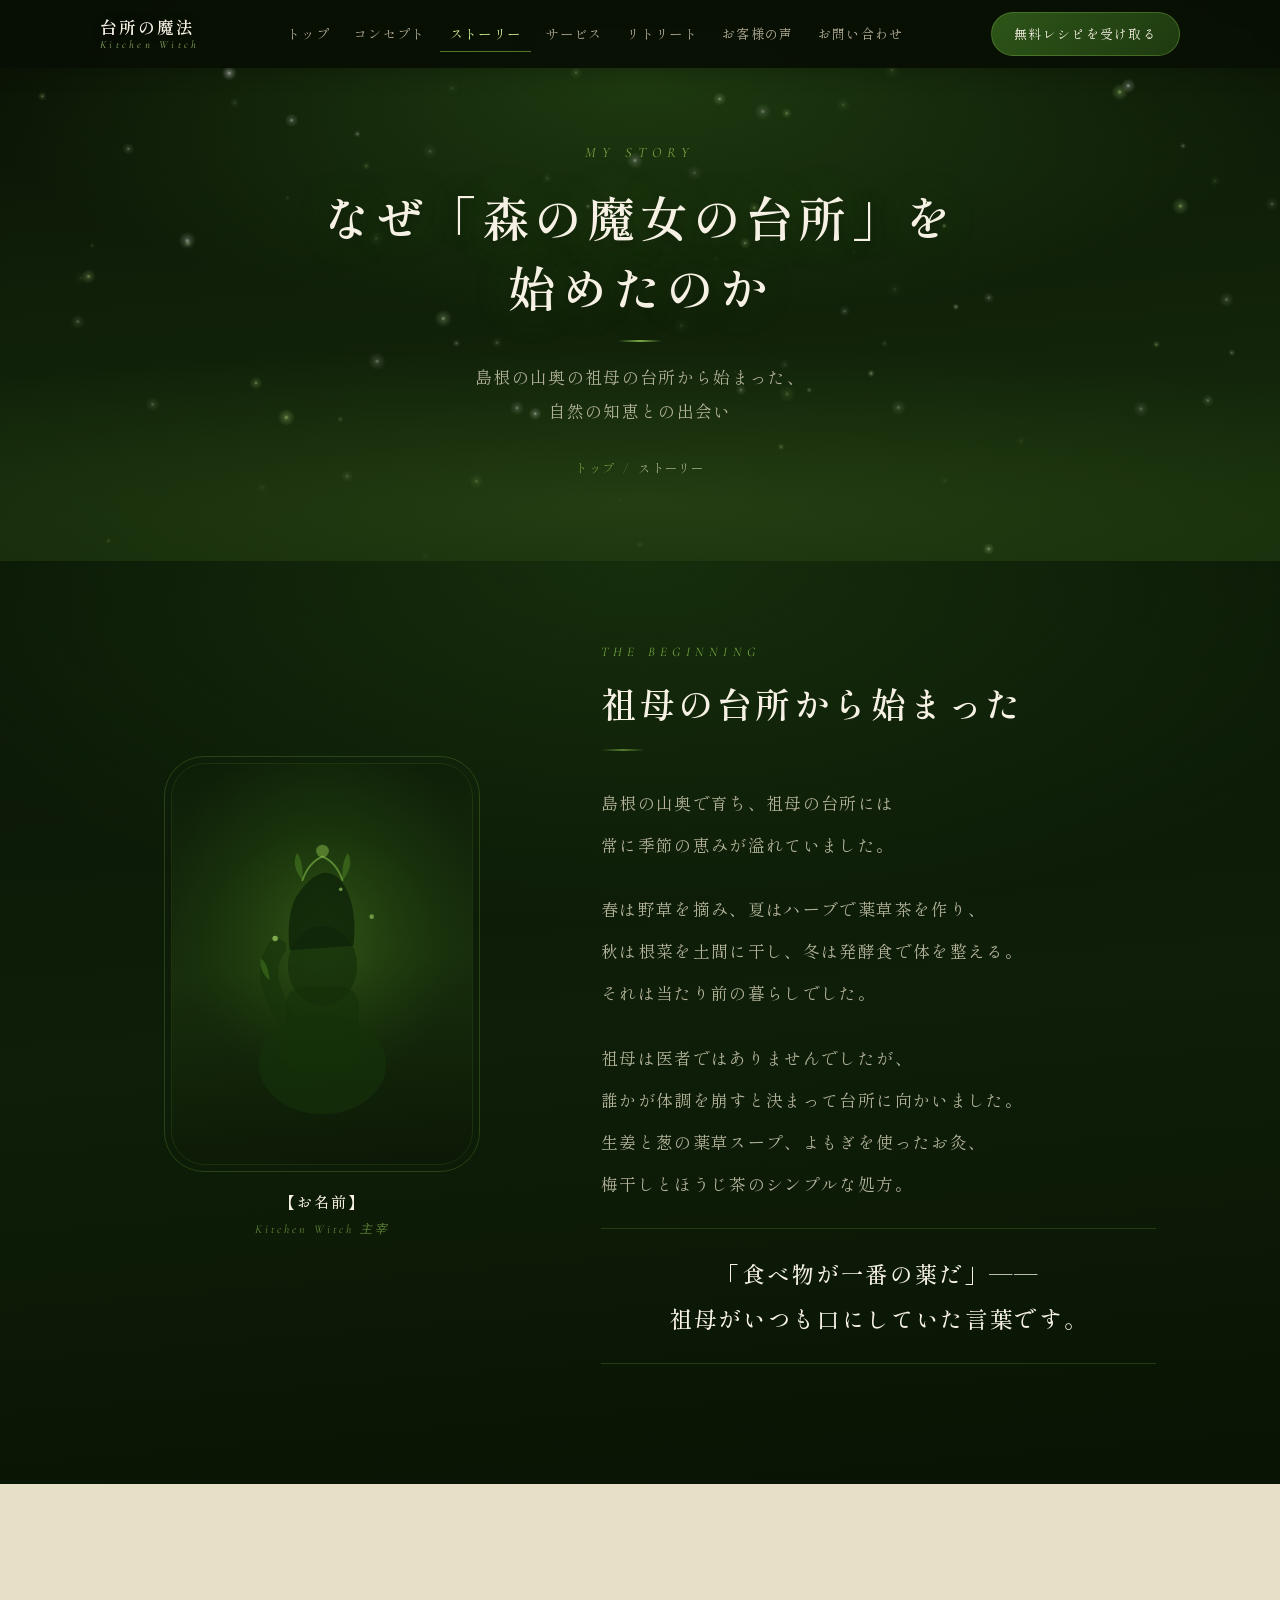
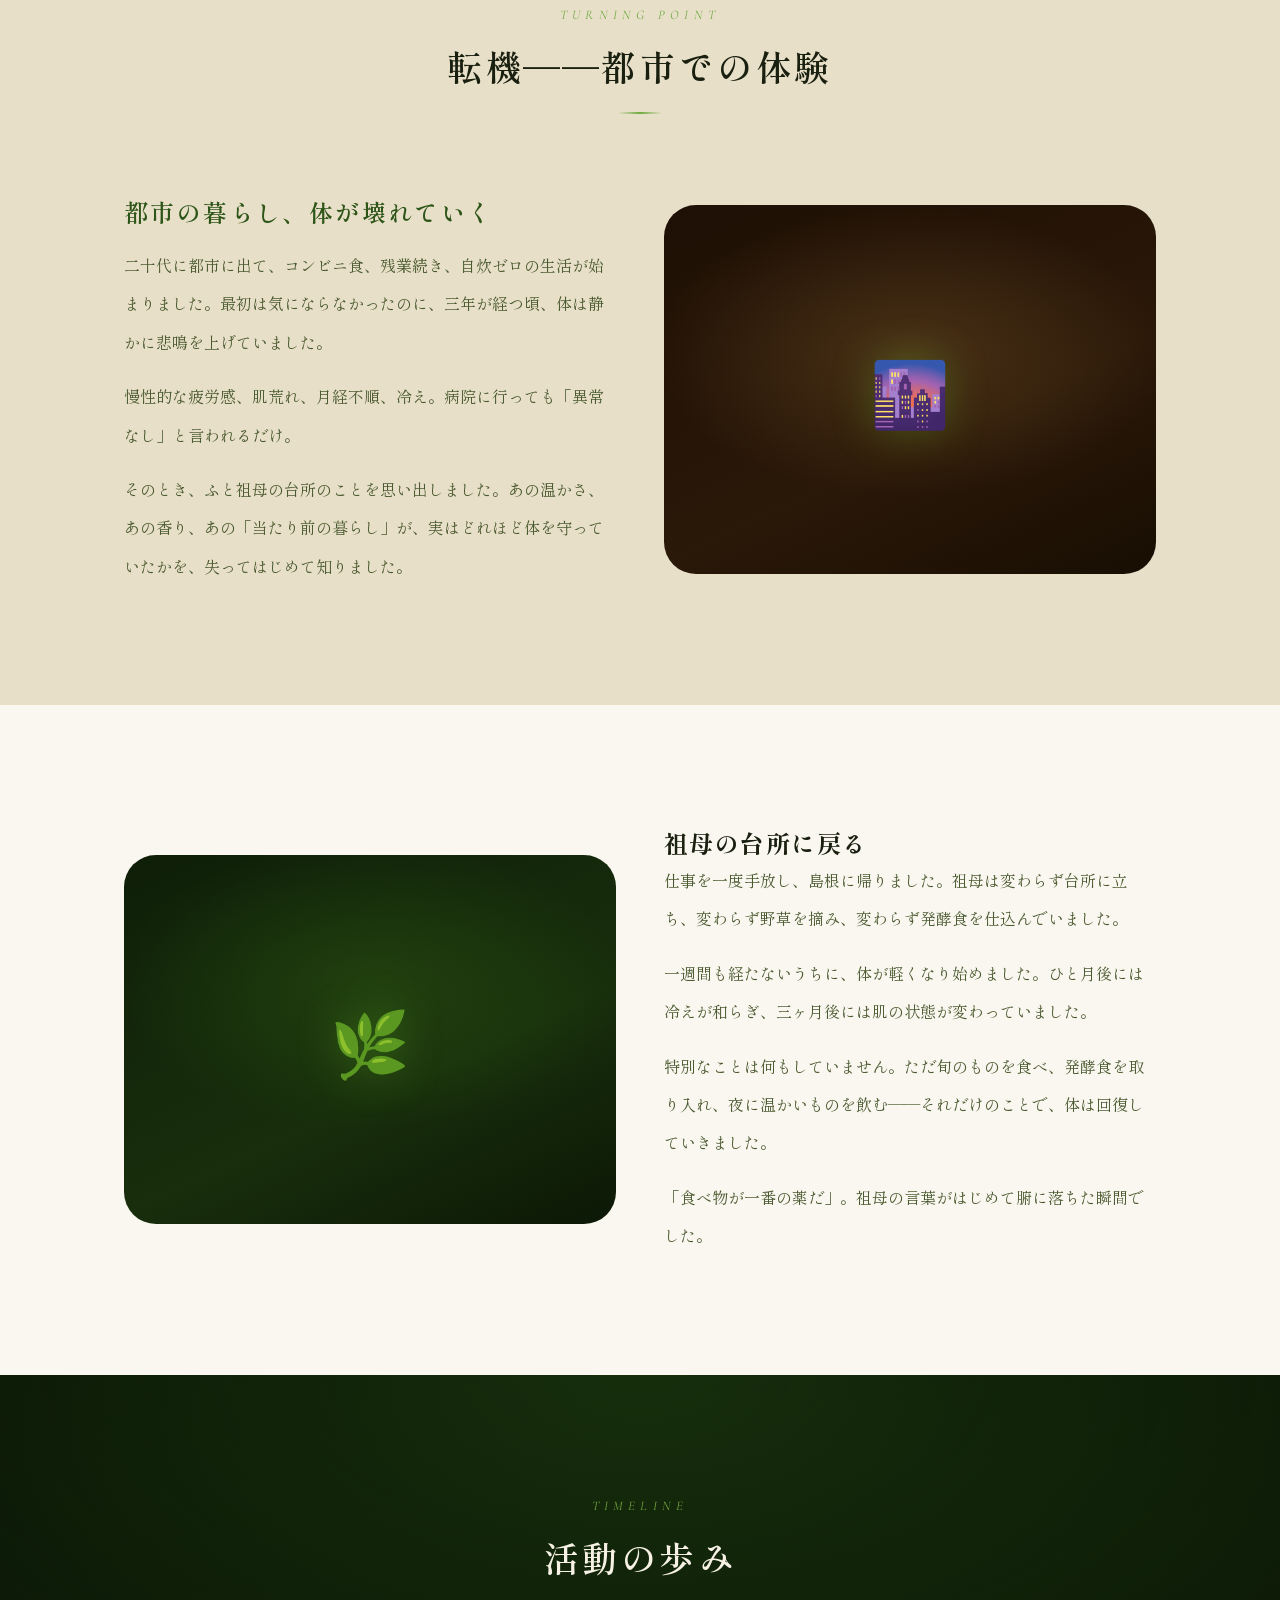
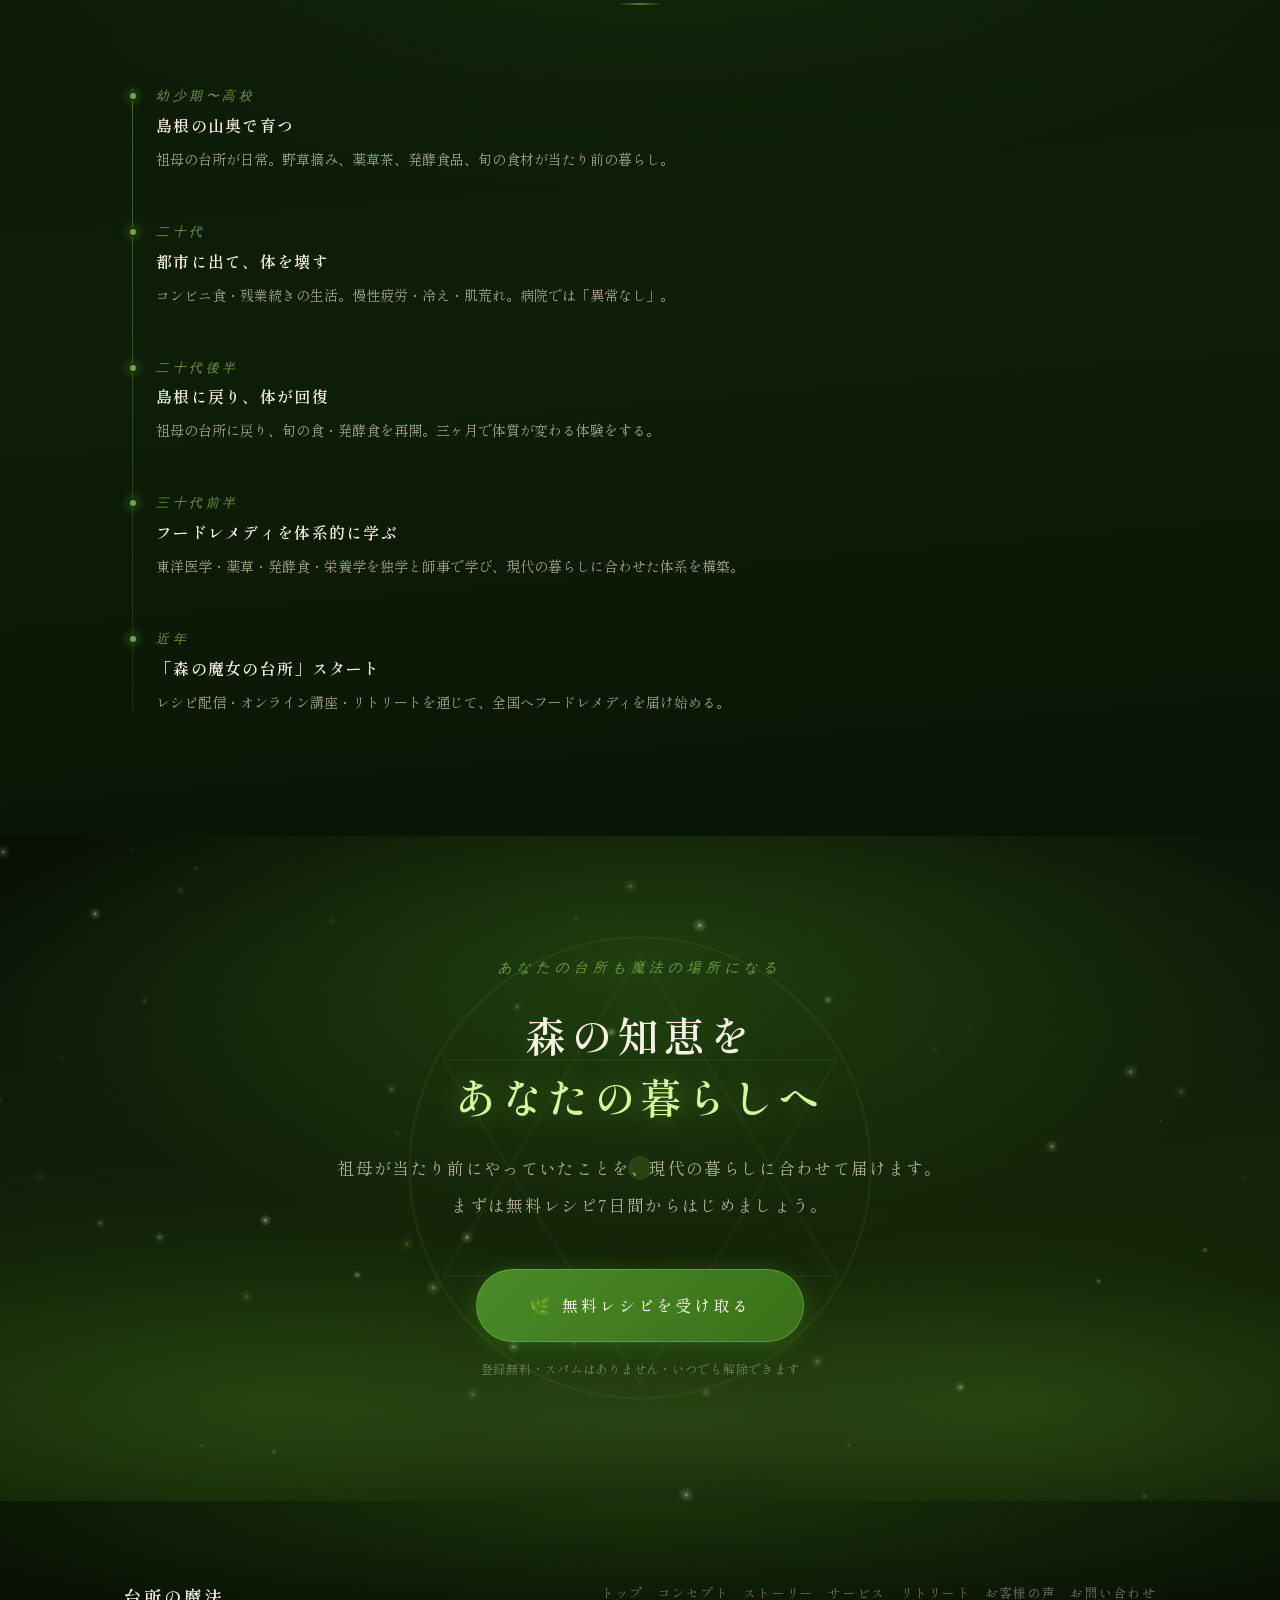
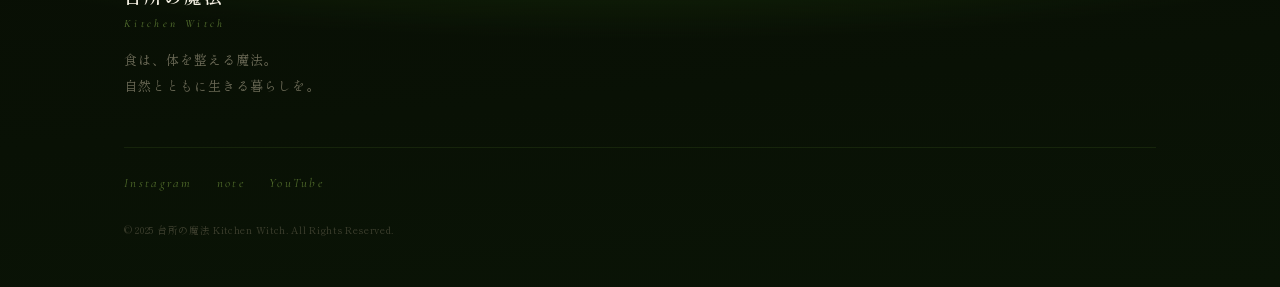
<file: kitchen-witch-decap-cms/story.html>
<!DOCTYPE html>
<html lang="ja">
<head>
  <meta charset="UTF-8">
  <meta name="viewport" content="width=device-width, initial-scale=1.0">
  <title>ストーリー | 森の魔女の台所 — なぜ始めたのか</title>
  <meta name="description" content="島根の山奥で育ち、祖母の台所から自然の知恵を受け継いだ。なぜ「森の魔女の台所」を始めたのか、その理由と歩みをお伝えします。">
  <meta property="og:title" content="ストーリー | 森の魔女の台所">
  <meta property="og:description" content="祖母の台所から始まった、フードレメディとの出会いと、この活動を始めた理由。">
  <meta property="og:type" content="website">
  <link rel="preconnect" href="https://fonts.googleapis.com">
  <link rel="preconnect" href="https://fonts.gstatic.com" crossorigin>
  <link href="https://fonts.googleapis.com/css2?family=Shippori+Mincho:wght@400;500;600;700&family=Cormorant+Garamond:ital,wght@0,300;0,400;0,500;0,600;1,300;1,400;1,600&family=Noto+Serif+JP:wght@300;400;500&display=swap" rel="stylesheet">
  <link rel="stylesheet" href="css/style.css">
  <script src="https://identity.netlify.com/v1/netlify-identity-widget.js"></script>
</head>
<body>

<!-- ============ HEADER ============ -->
<header class="site-header header--page" id="siteHeader">
  <div class="site-header__inner">
    <a href="index.html" class="site-header__logo">
      <span class="logo-ja">台所の魔法</span>
      <span class="logo-en">Kitchen Witch</span>
    </a>
    <nav class="site-header__nav" aria-label="メインナビゲーション">
      <a href="index.html">トップ</a>
      <a href="concept.html">コンセプト</a>
      <a href="story.html" aria-current="page">ストーリー</a>
      <a href="service.html">サービス</a>
      <a href="retreat.html">リトリート</a>
      <a href="voice.html">お客様の声</a>
      <a href="contact.html">お問い合わせ</a>
    </nav>
    <a href="contact.html" class="site-header__cta-btn">無料レシピを受け取る</a>
    <button class="site-header__hamburger" id="hamburger" aria-label="メニューを開く" aria-expanded="false">
      <span></span><span></span><span></span>
    </button>
  </div>
</header>
<div class="mobile-menu" id="mobileMenu" aria-hidden="true">
  <nav>
    <a href="index.html"   onclick="closeMobileMenu()">トップ</a>
    <a href="concept.html" onclick="closeMobileMenu()">コンセプト</a>
    <a href="story.html"   aria-current="page" onclick="closeMobileMenu()">ストーリー</a>
    <a href="service.html" onclick="closeMobileMenu()">サービス</a>
    <a href="retreat.html" onclick="closeMobileMenu()">リトリート</a>
    <a href="voice.html"   onclick="closeMobileMenu()">お客様の声</a>
    <a href="contact.html" onclick="closeMobileMenu()">お問い合わせ</a>
  </nav>
  <a href="contact.html" class="btn btn--glow" onclick="closeMobileMenu()">無料レシピを受け取る</a>
</div>

<!-- ============ PAGE HERO ============ -->
<section class="page-hero" aria-labelledby="page-title">
  <canvas class="page-hero__canvas" id="pageHeroCanvas" aria-hidden="true"></canvas>
  <div class="page-hero__mist" aria-hidden="true"></div>
  <div class="page-hero__inner">
    <p class="page-hero__en">My Story</p>
    <h1 class="page-hero__title" id="page-title">なぜ「森の魔女の台所」を<br>始めたのか</h1>
    <div class="page-hero__deco" aria-hidden="true"></div>
    <p class="page-hero__sub">
      島根の山奥の祖母の台所から始まった、<br>
      自然の知恵との出会い
    </p>
  </div>
  <nav class="breadcrumb" aria-label="パンくずリスト">
    <ol class="breadcrumb__list">
      <li><a href="index.html">トップ</a></li>
      <li><span aria-current="page">ストーリー</span></li>
    </ol>
  </nav>
</section>

<!-- ============ SECTION: メインストーリー ============ -->
<section class="section section--forest section--top" aria-labelledby="story-main-title">
  <canvas class="section-canvas" id="storyCanvas" aria-hidden="true"></canvas>
  <div class="container" style="position:relative;z-index:2;">
    <div class="story-layout">
      <div class="story-visual kw-reveal">
        <div class="story-portrait">
          <div class="story-portrait__img-wrap">
            <div class="story-portrait__placeholder" aria-hidden="true">
              <svg viewBox="0 0 280 340" fill="none">
                <circle cx="140" cy="160" r="130" fill="url(#pBg)" opacity=".25"/>
                <ellipse cx="140" cy="280" rx="70" ry="55" fill="rgba(20,50,10,.65)"/>
                <rect x="100" y="195" width="80" height="95" rx="20" fill="rgba(20,50,10,.68)"/>
                <ellipse cx="140" cy="172" rx="38" ry="44" fill="rgba(22,48,11,.72)"/>
                <path d="M104 155 Q100 120 110 98 Q125 74 140 70 Q158 68 168 92 Q178 116 174 150" fill="rgba(15,35,8,.78)"/>
                <path d="M118 78 Q125 58 140 52 Q155 58 162 78" stroke="rgba(140,200,80,.55)" stroke-width="2" fill="none" stroke-linecap="round"/>
                <circle cx="140" cy="46" r="7" fill="rgba(160,220,90,.40)"/>
                <path d="M118 78 Q105 62 112 48 Q119 56 118 78Z" fill="rgba(90,150,40,.40)"/>
                <path d="M162 78 Q175 62 168 48 Q161 56 162 78Z" fill="rgba(90,150,40,.40)"/>
                <path d="M106 240 Q88 215 82 188 Q79 168 90 152" stroke="rgba(20,50,10,.55)" stroke-width="20" stroke-linecap="round" fill="none"/>
                <path d="M82 188 Q70 178 72 164 Q80 168 82 188Z" fill="rgba(80,140,35,.40)"/>
                <circle cx="88" cy="142" r="3" fill="rgba(200,255,130,.55)"/>
                <circle cx="194" cy="118" r="2.5" fill="rgba(200,255,130,.45)"/>
                <circle cx="160" cy="88" r="2" fill="rgba(200,255,130,.50)"/>
                <defs>
                  <radialGradient id="pBg" cx="50%" cy="45%" r="55%">
                    <stop offset="0%" stop-color="rgba(140,200,70,.6)"/>
                    <stop offset="100%" stop-color="rgba(40,80,15,0)"/>
                  </radialGradient>
                </defs>
              </svg>
            </div>
            <div class="story-portrait__frame" aria-hidden="true"></div>
          </div>
          <div class="story-portrait__caption">
            <span class="caption-name">【お名前】</span>
            <span class="caption-role">Kitchen Witch 主宰</span>
          </div>
        </div>
      </div>
      <div class="story-text kw-reveal">
        <div class="section-header" style="text-align:left;margin-bottom:2rem;">
          <p class="section-header__en">The Beginning</p>
          <h2 class="section-header__ja" id="story-main-title">祖母の台所から始まった</h2>
          <div class="section-header__line" style="margin-left:0;" aria-hidden="true"></div>
        </div>
        <p class="story-para">
          島根の山奥で育ち、祖母の台所には<br>
          常に季節の恵みが溢れていました。
        </p>
        <p class="story-para">
          春は野草を摘み、夏はハーブで薬草茶を作り、<br>
          秋は根菜を土間に干し、冬は発酵食で体を整える。<br>
          それは当たり前の暮らしでした。
        </p>
        <p class="story-para">
          祖母は医者ではありませんでしたが、<br>
          誰かが体調を崩すと決まって台所に向かいました。<br>
          生姜と葱の薬草スープ、よもぎを使ったお灸、<br>
          梅干しとほうじ茶のシンプルな処方。
        </p>
        <p class="story-emphasis">
          「食べ物が一番の薬だ」——<br>
          祖母がいつも口にしていた言葉です。
        </p>
      </div>
    </div>
  </div>
</section>

<!-- ============ SECTION: 転機 ============ -->
<section class="section section--beige" aria-labelledby="story-turn-title">
  <div class="container">
    <div class="section-header kw-reveal">
      <p class="section-header__en">Turning Point</p>
      <h2 class="section-header__ja" id="story-turn-title">転機——都市での体験</h2>
      <div class="section-header__line" aria-hidden="true"></div>
    </div>
    <div class="concept-block concept-block--reverse kw-reveal">
      <div class="concept-visual" style="background:radial-gradient(ellipse 80% 60% at 50% 40%, rgba(140,100,50,.35) 0%, transparent 65%), linear-gradient(155deg,#1e1005 0%,#2a1808 60%,#180e03 100%);">
        <span class="concept-visual__icon">🌆</span>
      </div>
      <div class="concept-text">
        <h3>都市の暮らし、体が壊れていく</h3>
        <p>
          二十代に都市に出て、コンビニ食、残業続き、自炊ゼロの生活が始まりました。最初は気にならなかったのに、三年が経つ頃、体は静かに悲鳴を上げていました。
        </p>
        <p>
          慢性的な疲労感、肌荒れ、月経不順、冷え。病院に行っても「異常なし」と言われるだけ。
        </p>
        <p>
          そのとき、ふと祖母の台所のことを思い出しました。あの温かさ、あの香り、あの「当たり前の暮らし」が、実はどれほど体を守っていたかを、失ってはじめて知りました。
        </p>
      </div>
    </div>
  </div>
</section>

<!-- ============ SECTION: 回帰と回復 ============ -->
<section class="section section--cream" aria-labelledby="story-return-title">
  <div class="container">
    <div class="concept-block kw-reveal">
      <div class="concept-visual">
        <span class="concept-visual__icon">🌿</span>
      </div>
      <div class="concept-text">
        <h2 id="story-return-title">祖母の台所に戻る</h2>
        <p>
          仕事を一度手放し、島根に帰りました。祖母は変わらず台所に立ち、変わらず野草を摘み、変わらず発酵食を仕込んでいました。
        </p>
        <p>
          一週間も経たないうちに、体が軽くなり始めました。ひと月後には冷えが和らぎ、三ヶ月後には肌の状態が変わっていました。
        </p>
        <p>
          特別なことは何もしていません。ただ旬のものを食べ、発酵食を取り入れ、夜に温かいものを飲む——それだけのことで、体は回復していきました。
        </p>
        <p>
          「食べ物が一番の薬だ」。祖母の言葉がはじめて腑に落ちた瞬間でした。
        </p>
      </div>
    </div>
  </div>
</section>

<!-- ============ SECTION: 活動の歩み ============ -->
<section class="section section--forest" aria-labelledby="story-timeline-title">
  <canvas class="section-canvas" id="ctaCanvas" aria-hidden="true"></canvas>
  <div class="container" style="position:relative;z-index:2;">
    <div class="section-header kw-reveal">
      <p class="section-header__en">Timeline</p>
      <h2 class="section-header__ja" id="story-timeline-title">活動の歩み</h2>
      <div class="section-header__line" aria-hidden="true"></div>
    </div>
    <div class="story-timeline kw-reveal">
      <div class="timeline-item">
        <p class="timeline-item__year">幼少期〜高校</p>
        <h3 class="timeline-item__title">島根の山奥で育つ</h3>
        <p class="timeline-item__text">祖母の台所が日常。野草摘み、薬草茶、発酵食品、旬の食材が当たり前の暮らし。</p>
      </div>
      <div class="timeline-item">
        <p class="timeline-item__year">二十代</p>
        <h3 class="timeline-item__title">都市に出て、体を壊す</h3>
        <p class="timeline-item__text">コンビニ食・残業続きの生活。慢性疲労・冷え・肌荒れ。病院では「異常なし」。</p>
      </div>
      <div class="timeline-item">
        <p class="timeline-item__year">二十代後半</p>
        <h3 class="timeline-item__title">島根に戻り、体が回復</h3>
        <p class="timeline-item__text">祖母の台所に戻り、旬の食・発酵食を再開。三ヶ月で体質が変わる体験をする。</p>
      </div>
      <div class="timeline-item">
        <p class="timeline-item__year">三十代前半</p>
        <h3 class="timeline-item__title">フードレメディを体系的に学ぶ</h3>
        <p class="timeline-item__text">東洋医学・薬草・発酵食・栄養学を独学と師事で学び、現代の暮らしに合わせた体系を構築。</p>
      </div>
      <div class="timeline-item">
        <p class="timeline-item__year">近年</p>
        <h3 class="timeline-item__title">「森の魔女の台所」スタート</h3>
        <p class="timeline-item__text">レシピ配信・オンライン講座・リトリートを通じて、全国へフードレメディを届け始める。</p>
      </div>
    </div>
  </div>
</section>

<!-- ============ CTA FINAL ============ -->
<section class="section cta-final" aria-labelledby="cta-story-title">
  <div class="cta-final__bg" aria-hidden="true"></div>
  <div class="cta-final__mist" aria-hidden="true"></div>
  <canvas class="section-canvas" id="finalCanvas" aria-hidden="true"></canvas>
  <div class="container" style="position:relative;z-index:2;">
    <div class="cta-final__inner">
      <div class="cta-final__sigil" aria-hidden="true">
        <svg viewBox="0 0 200 200" fill="none">
          <circle cx="100" cy="100" r="96" stroke="rgba(160,210,90,.20)" stroke-width="1"/>
          <polygon points="100,10 182,145 18,145" stroke="rgba(160,210,90,.16)" stroke-width=".8" fill="none"/>
          <polygon points="100,190 18,55 182,55" stroke="rgba(160,210,90,.16)" stroke-width=".8" fill="none"/>
          <circle cx="100" cy="100" r="5" fill="rgba(180,240,100,.35)"/>
        </svg>
      </div>
      <div class="kw-reveal">
        <p class="cta-final__eyebrow">あなたの台所も魔法の場所になる</p>
        <h2 class="cta-final__title" id="cta-story-title">
          森の知恵を<br><em>あなたの暮らしへ</em>
        </h2>
        <p class="cta-final__body">
          祖母が当たり前にやっていたことを、現代の暮らしに合わせて届けます。<br>
          まずは無料レシピ7日間からはじめましょう。
        </p>
        <div style="margin-bottom:1rem;">
          <a href="contact.html" class="btn btn--glow btn--xl">
            <span class="btn__icon">🌿</span>無料レシピを受け取る
          </a>
        </div>
        <p class="cta-form__note cta-form__note--light">登録無料・スパムはありません・いつでも解除できます</p>
      </div>
    </div>
  </div>
</section>

<!-- ============ FOOTER ============ -->
<footer class="site-footer" role="contentinfo">
  <div class="container">
    <div class="site-footer__inner">
      <div class="site-footer__brand">
        <p class="footer-logo-ja">台所の魔法</p>
        <p class="footer-logo-en">Kitchen Witch</p>
        <p class="footer-tagline">食は、体を整える魔法。<br>自然とともに生きる暮らしを。</p>
      </div>
      <nav class="site-footer__nav" aria-label="フッターナビ">
        <a href="index.html">トップ</a>
        <a href="concept.html">コンセプト</a>
        <a href="story.html">ストーリー</a>
        <a href="service.html">サービス</a>
        <a href="retreat.html">リトリート</a>
        <a href="voice.html">お客様の声</a>
        <a href="contact.html">お問い合わせ</a>
      </nav>
    </div>
    <div class="site-footer__sns">
      <a href="https://instagram.com/" target="_blank" rel="noopener noreferrer" aria-label="Instagram">Instagram</a>
      <a href="https://note.com/" target="_blank" rel="noopener noreferrer" aria-label="note">note</a>
      <a href="https://youtube.com/" target="_blank" rel="noopener noreferrer" aria-label="YouTube">YouTube</a>
    </div>
    <p class="site-footer__copy"><small>© 2025 台所の魔法 Kitchen Witch. All Rights Reserved.</small></p>
  </div>
</footer>
<script src="js/effects.js"></script>
  <script>
    if (window.netlifyIdentity) {
      window.netlifyIdentity.on("init", function(user) {
        if (!user) {
          window.netlifyIdentity.on("login", function() {
            document.location.href = "/admin/";
          });
        }
      });
    }
  </script>
</body>
</html>
</file>
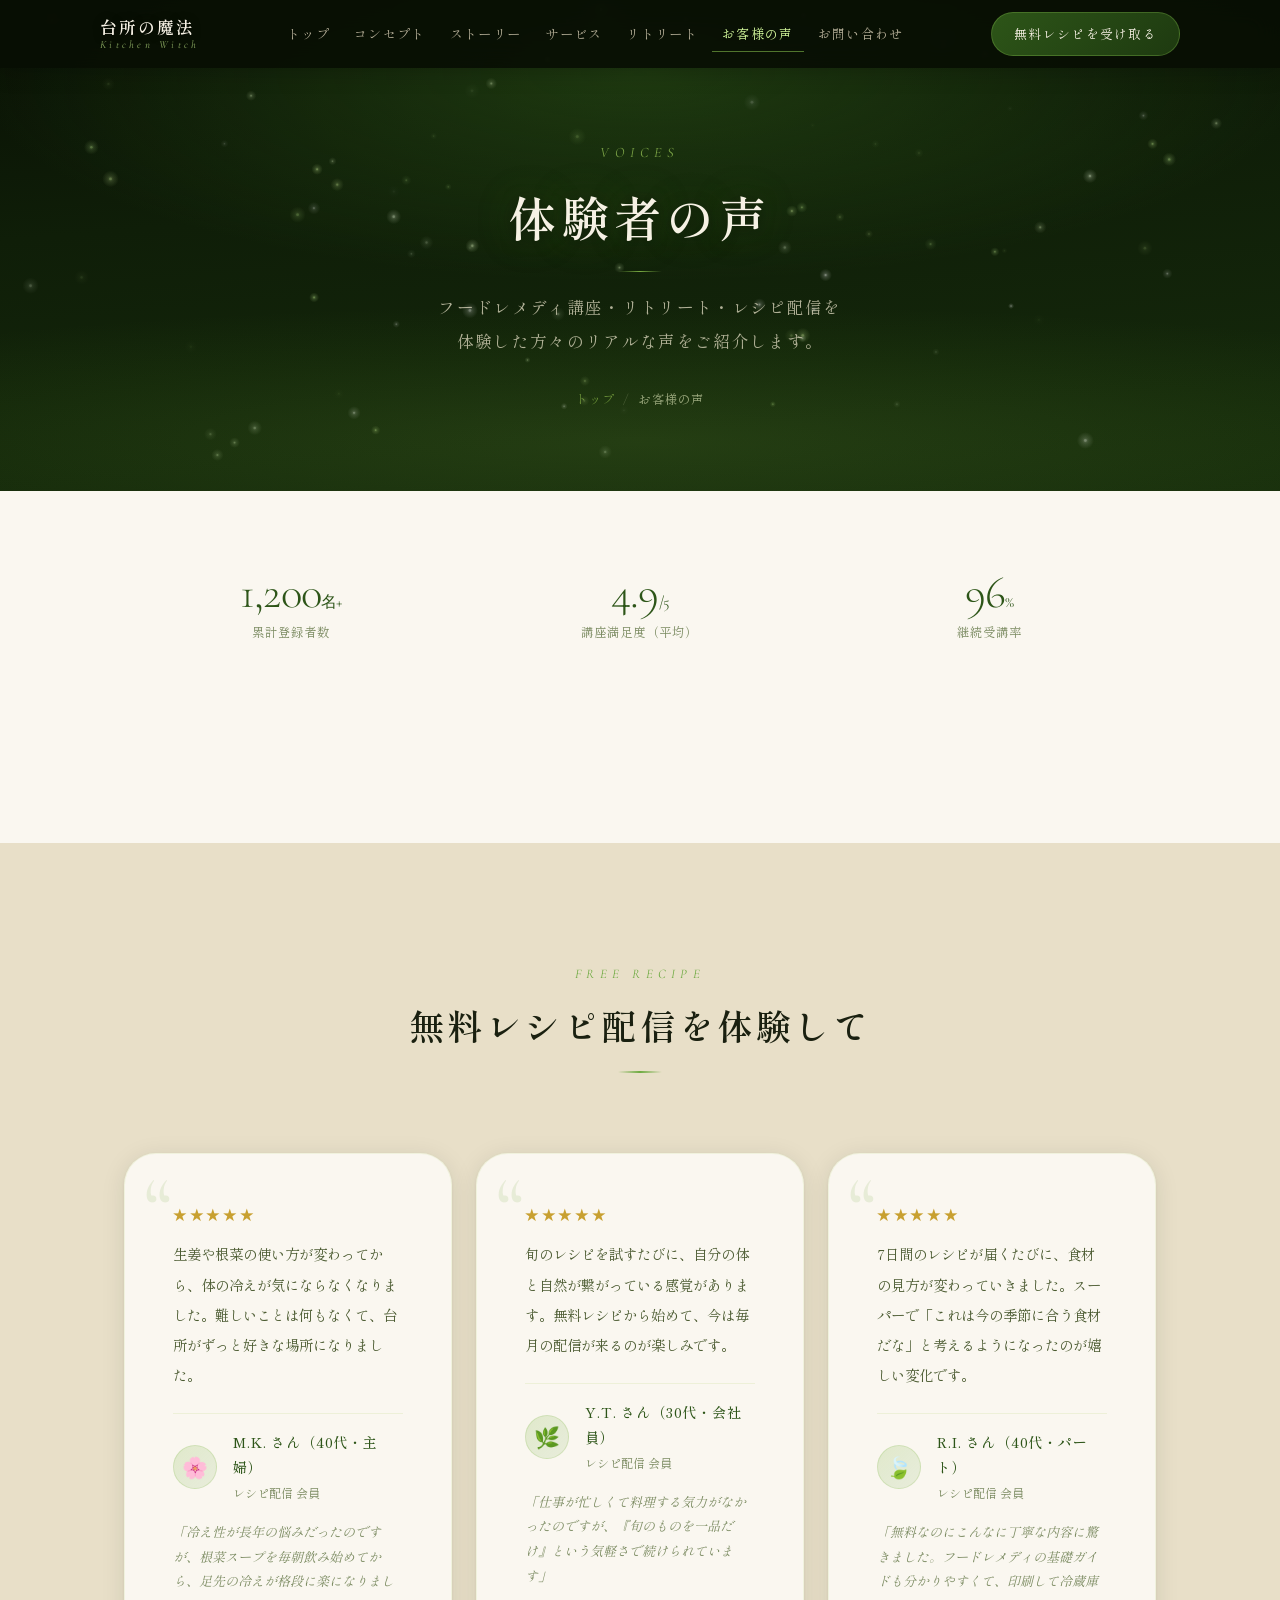
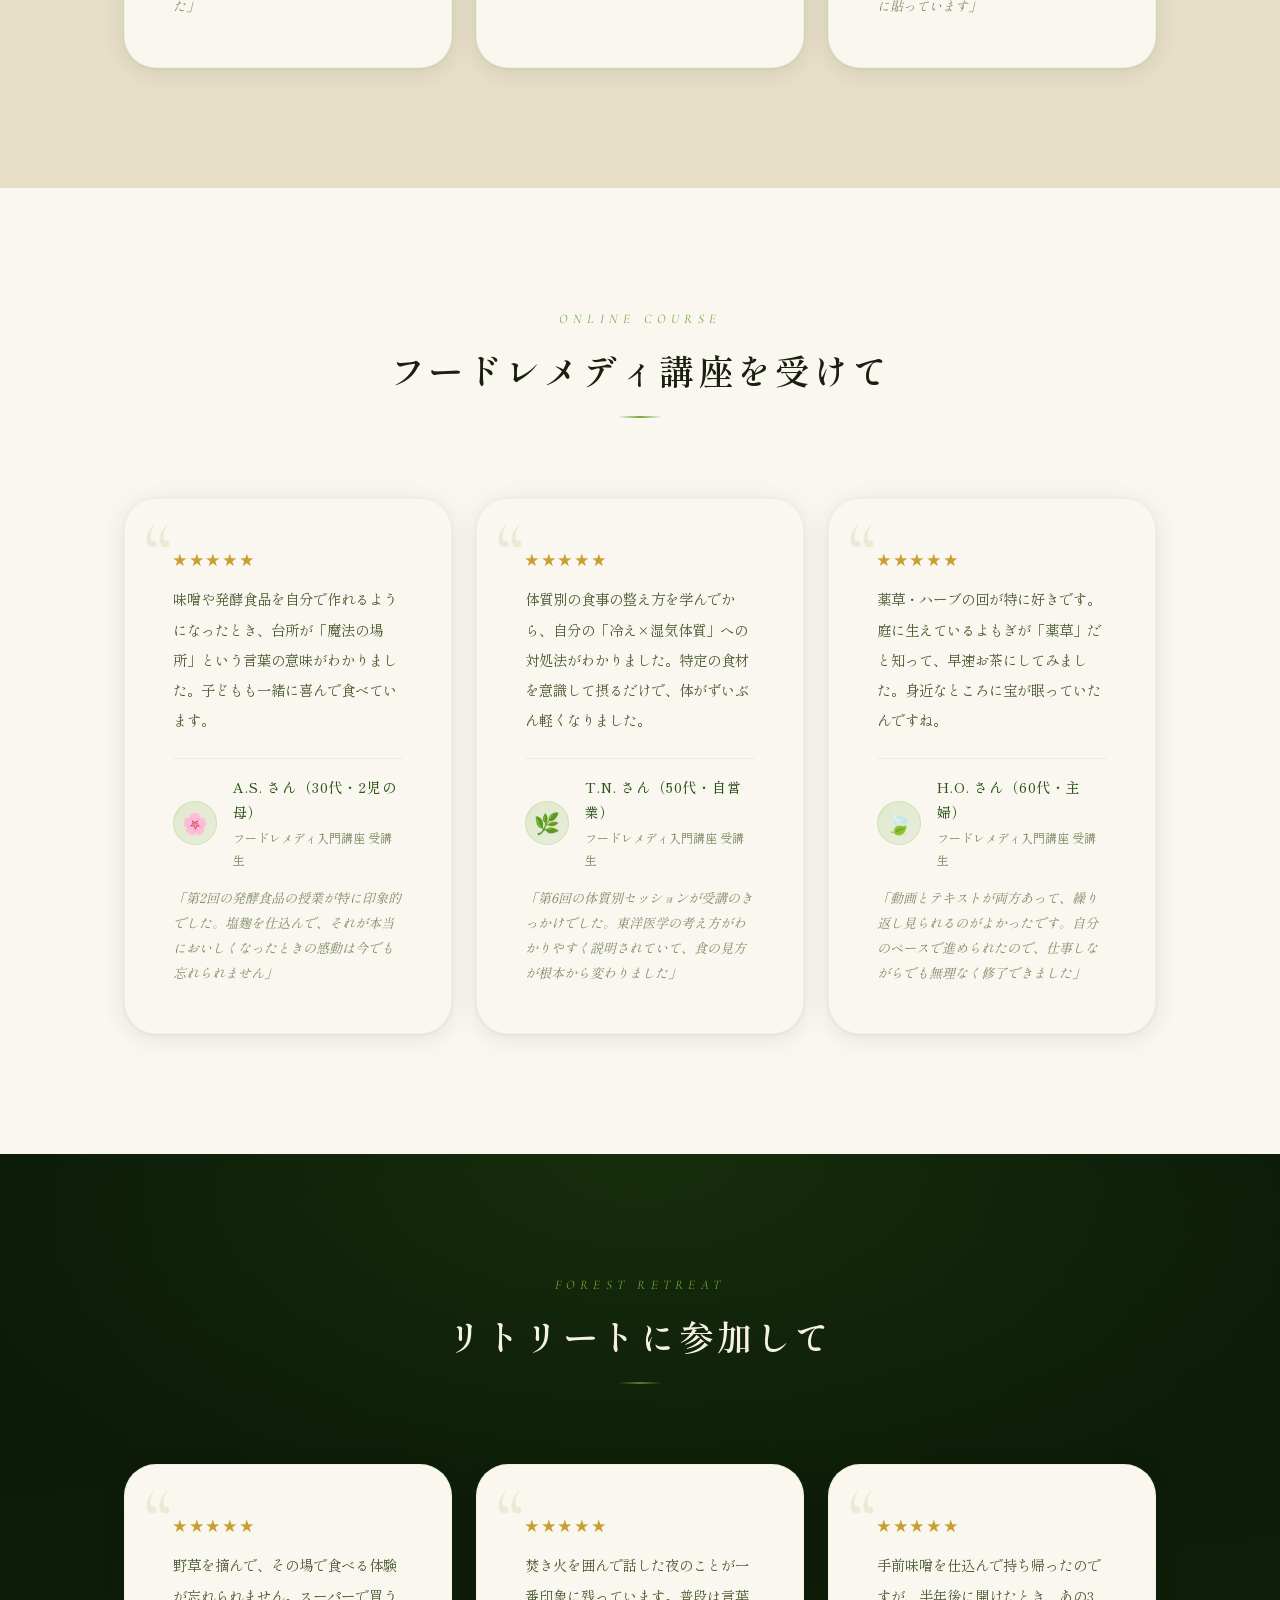
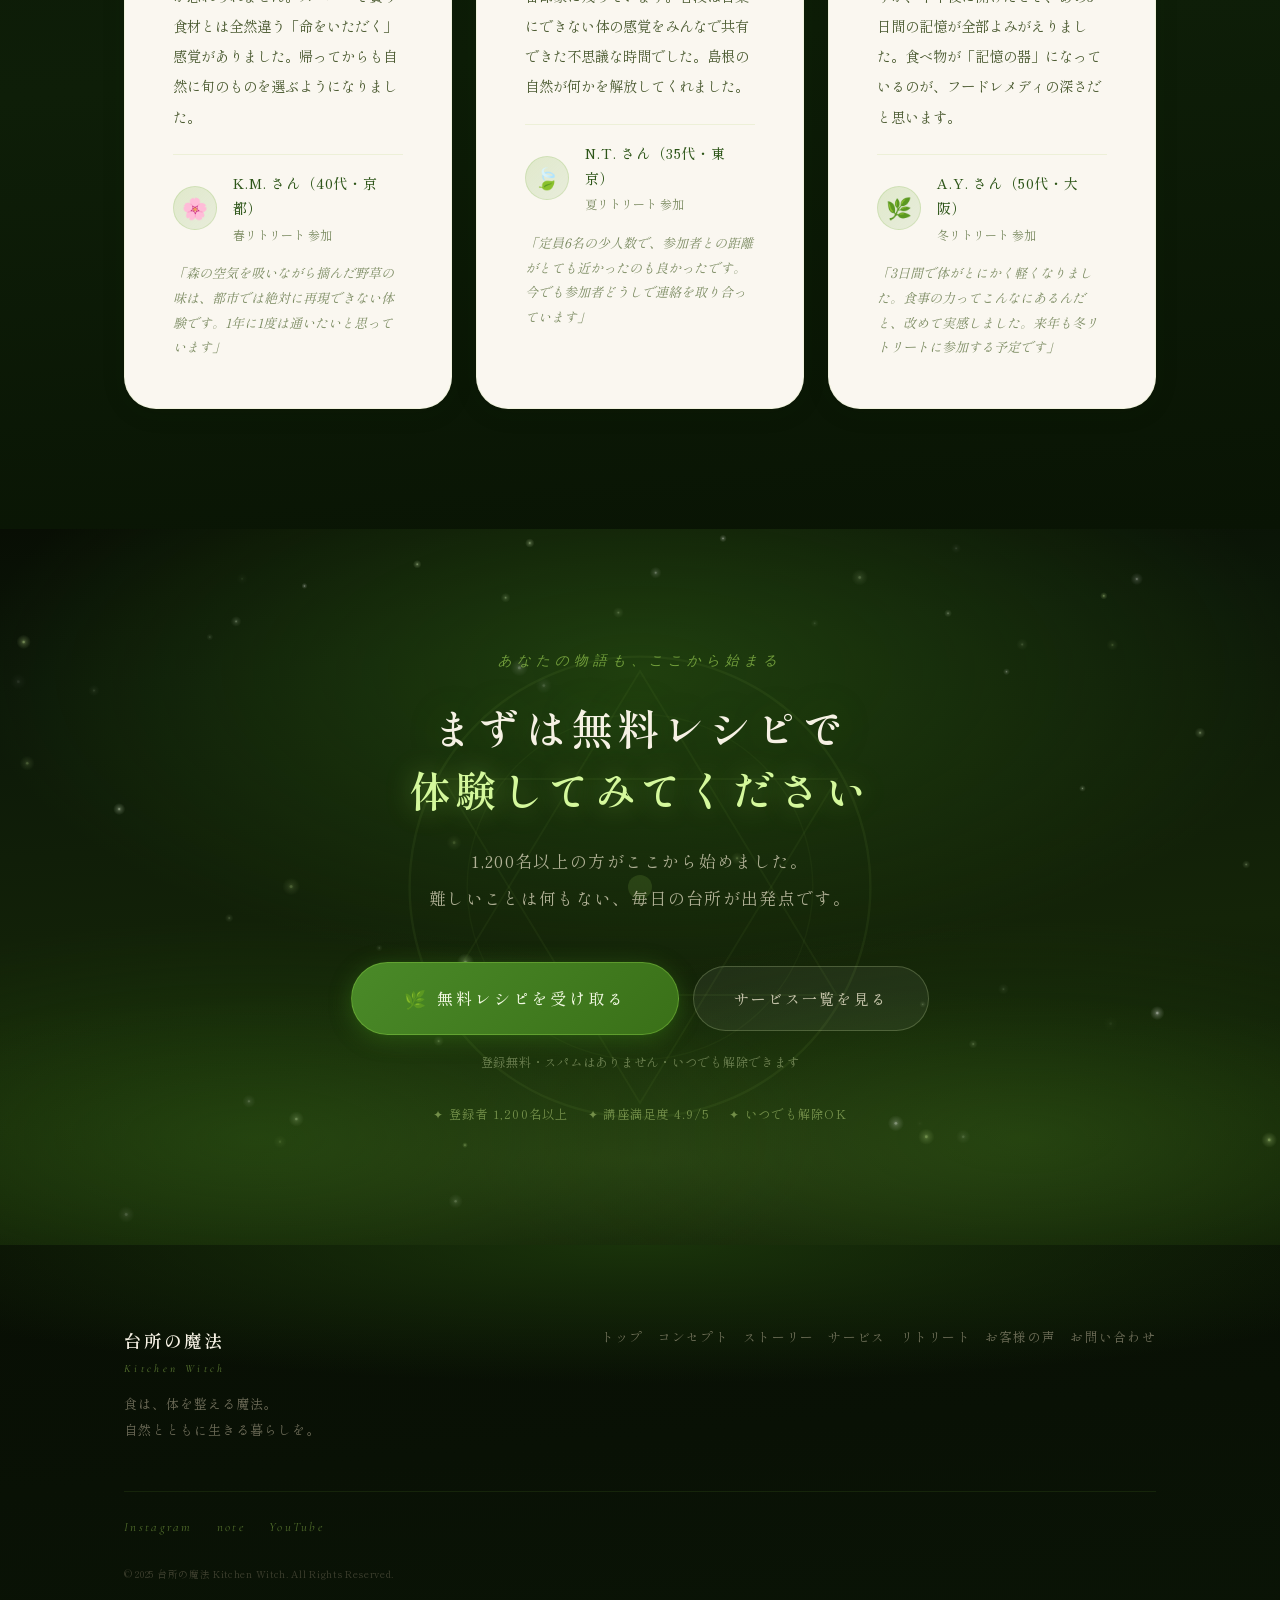
<file: kitchen-witch-decap-cms/voice.html>
<!DOCTYPE html>
<html lang="ja">
<head>
  <meta charset="UTF-8">
  <meta name="viewport" content="width=device-width, initial-scale=1.0">
  <title>お客様の声 | 森の魔女の台所 — 体験者のリアルな声</title>
  <meta name="description" content="フードレメディ講座・リトリート・レシピ配信を体験した方々のリアルな声。冷え・疲れ・肌荒れが改善された、暮らしが変わった、台所が好きになった。">
  <meta property="og:title" content="お客様の声 | 森の魔女の台所">
  <meta property="og:description" content="森の魔女の台所を体験した方々のリアルな声。食と自然の知恵が暮らしに根付いた実例をご紹介します。">
  <meta property="og:type" content="website">
  <link rel="preconnect" href="https://fonts.googleapis.com">
  <link rel="preconnect" href="https://fonts.gstatic.com" crossorigin>
  <link href="https://fonts.googleapis.com/css2?family=Shippori+Mincho:wght@400;500;600;700&family=Cormorant+Garamond:ital,wght@0,300;0,400;0,500;0,600;1,300;1,400;1,600&family=Noto+Serif+JP:wght@300;400;500&display=swap" rel="stylesheet">
  <link rel="stylesheet" href="css/style.css">
  <script src="https://identity.netlify.com/v1/netlify-identity-widget.js"></script>
</head>
<body>

<!-- ============ HEADER ============ -->
<header class="site-header header--page" id="siteHeader">
  <div class="site-header__inner">
    <a href="index.html" class="site-header__logo">
      <span class="logo-ja">台所の魔法</span>
      <span class="logo-en">Kitchen Witch</span>
    </a>
    <nav class="site-header__nav" aria-label="メインナビゲーション">
      <a href="index.html">トップ</a>
      <a href="concept.html">コンセプト</a>
      <a href="story.html">ストーリー</a>
      <a href="service.html">サービス</a>
      <a href="retreat.html">リトリート</a>
      <a href="voice.html" aria-current="page">お客様の声</a>
      <a href="contact.html">お問い合わせ</a>
    </nav>
    <a href="contact.html" class="site-header__cta-btn">無料レシピを受け取る</a>
    <button class="site-header__hamburger" id="hamburger" aria-label="メニューを開く" aria-expanded="false">
      <span></span><span></span><span></span>
    </button>
  </div>
</header>
<div class="mobile-menu" id="mobileMenu" aria-hidden="true">
  <nav>
    <a href="index.html"   onclick="closeMobileMenu()">トップ</a>
    <a href="concept.html" onclick="closeMobileMenu()">コンセプト</a>
    <a href="story.html"   onclick="closeMobileMenu()">ストーリー</a>
    <a href="service.html" onclick="closeMobileMenu()">サービス</a>
    <a href="retreat.html" onclick="closeMobileMenu()">リトリート</a>
    <a href="voice.html"   aria-current="page" onclick="closeMobileMenu()">お客様の声</a>
    <a href="contact.html" onclick="closeMobileMenu()">お問い合わせ</a>
  </nav>
  <a href="contact.html" class="btn btn--glow" onclick="closeMobileMenu()">無料レシピを受け取る</a>
</div>

<!-- ============ PAGE HERO ============ -->
<section class="page-hero" aria-labelledby="page-title">
  <canvas class="page-hero__canvas" id="pageHeroCanvas" aria-hidden="true"></canvas>
  <div class="page-hero__mist" aria-hidden="true"></div>
  <div class="page-hero__inner">
    <p class="page-hero__en">Voices</p>
    <h1 class="page-hero__title" id="page-title">体験者の声</h1>
    <div class="page-hero__deco" aria-hidden="true"></div>
    <p class="page-hero__sub">
      フードレメディ講座・リトリート・レシピ配信を<br>
      体験した方々のリアルな声をご紹介します。
    </p>
  </div>
  <nav class="breadcrumb" aria-label="パンくずリスト">
    <ol class="breadcrumb__list">
      <li><a href="index.html">トップ</a></li>
      <li><span aria-current="page">お客様の声</span></li>
    </ol>
  </nav>
</section>

<!-- ============ SECTION: 統計バー ============ -->
<section class="section section--cream section--top" aria-label="実績数値">
  <div class="container">
    <div class="voice-stats kw-reveal">
      <div>
        <p class="voice-stat__num">1,200<em>名+</em></p>
        <p class="voice-stat__label">累計登録者数</p>
      </div>
      <div>
        <p class="voice-stat__num">4.9<em>/5</em></p>
        <p class="voice-stat__label">講座満足度（平均）</p>
      </div>
      <div>
        <p class="voice-stat__num">96<em>%</em></p>
        <p class="voice-stat__label">継続受講率</p>
      </div>
    </div>
  </div>
</section>

<!-- ============ SECTION: レシピ配信の声 ============ -->
<section class="section section--beige" aria-labelledby="voice-recipe-title">
  <div class="container">

    <div class="section-header kw-reveal">
      <p class="section-header__en">Free Recipe</p>
      <h2 class="section-header__ja" id="voice-recipe-title">無料レシピ配信を体験して</h2>
      <div class="section-header__line" aria-hidden="true"></div>
    </div>

    <div class="voice-grid">

      <div class="voice-card kw-reveal" style="--kw-i:0">
        <div class="voice-card__stars" aria-label="星5つ">★★★★★</div>
        <p class="voice-card__text">生姜や根菜の使い方が変わってから、体の冷えが気にならなくなりました。難しいことは何もなくて、台所がずっと好きな場所になりました。</p>
        <div class="voice-card__author">
          <div class="voice-card__avatar">🌸</div>
          <div>
            <p class="voice-card__name">M.K. さん（40代・主婦）</p>
            <p class="voice-card__badge">レシピ配信 会員</p>
          </div>
        </div>
        <p class="voice-card__detail">「冷え性が長年の悩みだったのですが、根菜スープを毎朝飲み始めてから、足先の冷えが格段に楽になりました」</p>
      </div>

      <div class="voice-card kw-reveal" style="--kw-i:1">
        <div class="voice-card__stars" aria-label="星5つ">★★★★★</div>
        <p class="voice-card__text">旬のレシピを試すたびに、自分の体と自然が繋がっている感覚があります。無料レシピから始めて、今は毎月の配信が来るのが楽しみです。</p>
        <div class="voice-card__author">
          <div class="voice-card__avatar">🌿</div>
          <div>
            <p class="voice-card__name">Y.T. さん（30代・会社員）</p>
            <p class="voice-card__badge">レシピ配信 会員</p>
          </div>
        </div>
        <p class="voice-card__detail">「仕事が忙しくて料理する気力がなかったのですが、『旬のものを一品だけ』という気軽さで続けられています」</p>
      </div>

      <div class="voice-card kw-reveal" style="--kw-i:2">
        <div class="voice-card__stars" aria-label="星5つ">★★★★★</div>
        <p class="voice-card__text">7日間のレシピが届くたびに、食材の見方が変わっていきました。スーパーで「これは今の季節に合う食材だな」と考えるようになったのが嬉しい変化です。</p>
        <div class="voice-card__author">
          <div class="voice-card__avatar">🍃</div>
          <div>
            <p class="voice-card__name">R.I. さん（40代・パート）</p>
            <p class="voice-card__badge">レシピ配信 会員</p>
          </div>
        </div>
        <p class="voice-card__detail">「無料なのにこんなに丁寧な内容に驚きました。フードレメディの基礎ガイドも分かりやすくて、印刷して冷蔵庫に貼っています」</p>
      </div>

    </div>
  </div>
</section>

<!-- ============ SECTION: 講座の声 ============ -->
<section class="section section--cream" aria-labelledby="voice-course-title">
  <div class="container">

    <div class="section-header kw-reveal">
      <p class="section-header__en">Online Course</p>
      <h2 class="section-header__ja" id="voice-course-title">フードレメディ講座を受けて</h2>
      <div class="section-header__line" aria-hidden="true"></div>
    </div>

    <div class="voice-grid">

      <div class="voice-card kw-reveal" style="--kw-i:0">
        <div class="voice-card__stars" aria-label="星5つ">★★★★★</div>
        <p class="voice-card__text">味噌や発酵食品を自分で作れるようになったとき、台所が「魔法の場所」という言葉の意味がわかりました。子どもも一緒に喜んで食べています。</p>
        <div class="voice-card__author">
          <div class="voice-card__avatar">🌸</div>
          <div>
            <p class="voice-card__name">A.S. さん（30代・2児の母）</p>
            <p class="voice-card__badge">フードレメディ入門講座 受講生</p>
          </div>
        </div>
        <p class="voice-card__detail">「第2回の発酵食品の授業が特に印象的でした。塩麹を仕込んで、それが本当においしくなったときの感動は今でも忘れられません」</p>
      </div>

      <div class="voice-card kw-reveal" style="--kw-i:1">
        <div class="voice-card__stars" aria-label="星5つ">★★★★★</div>
        <p class="voice-card__text">体質別の食事の整え方を学んでから、自分の「冷え×湿気体質」への対処法がわかりました。特定の食材を意識して摂るだけで、体がずいぶん軽くなりました。</p>
        <div class="voice-card__author">
          <div class="voice-card__avatar">🌿</div>
          <div>
            <p class="voice-card__name">T.N. さん（50代・自営業）</p>
            <p class="voice-card__badge">フードレメディ入門講座 受講生</p>
          </div>
        </div>
        <p class="voice-card__detail">「第6回の体質別セッションが受講のきっかけでした。東洋医学の考え方がわかりやすく説明されていて、食の見方が根本から変わりました」</p>
      </div>

      <div class="voice-card kw-reveal" style="--kw-i:2">
        <div class="voice-card__stars" aria-label="星5つ">★★★★★</div>
        <p class="voice-card__text">薬草・ハーブの回が特に好きです。庭に生えているよもぎが「薬草」だと知って、早速お茶にしてみました。身近なところに宝が眠っていたんですね。</p>
        <div class="voice-card__author">
          <div class="voice-card__avatar">🍃</div>
          <div>
            <p class="voice-card__name">H.O. さん（60代・主婦）</p>
            <p class="voice-card__badge">フードレメディ入門講座 受講生</p>
          </div>
        </div>
        <p class="voice-card__detail">「動画とテキストが両方あって、繰り返し見られるのがよかったです。自分のペースで進められたので、仕事しながらでも無理なく修了できました」</p>
      </div>

    </div>
  </div>
</section>

<!-- ============ SECTION: リトリートの声 ============ -->
<section class="section section--forest" aria-labelledby="voice-retreat-title">
  <canvas class="section-canvas" id="ctaCanvas" aria-hidden="true"></canvas>
  <div class="container" style="position:relative;z-index:2;">

    <div class="section-header kw-reveal">
      <p class="section-header__en">Forest Retreat</p>
      <h2 class="section-header__ja" id="voice-retreat-title">リトリートに参加して</h2>
      <div class="section-header__line" aria-hidden="true"></div>
    </div>

    <div class="voice-grid">

      <div class="voice-card kw-reveal" style="--kw-i:0">
        <div class="voice-card__stars" aria-label="星5つ">★★★★★</div>
        <p class="voice-card__text">野草を摘んで、その場で食べる体験が忘れられません。スーパーで買う食材とは全然違う「命をいただく」感覚がありました。帰ってからも自然に旬のものを選ぶようになりました。</p>
        <div class="voice-card__author">
          <div class="voice-card__avatar">🌸</div>
          <div>
            <p class="voice-card__name">K.M. さん（40代・京都）</p>
            <p class="voice-card__badge">春リトリート 参加</p>
          </div>
        </div>
        <p class="voice-card__detail">「森の空気を吸いながら摘んだ野草の味は、都市では絶対に再現できない体験です。1年に1度は通いたいと思っています」</p>
      </div>

      <div class="voice-card kw-reveal" style="--kw-i:1">
        <div class="voice-card__stars" aria-label="星5つ">★★★★★</div>
        <p class="voice-card__text">焚き火を囲んで話した夜のことが一番印象に残っています。普段は言葉にできない体の感覚をみんなで共有できた不思議な時間でした。島根の自然が何かを解放してくれました。</p>
        <div class="voice-card__author">
          <div class="voice-card__avatar">🍃</div>
          <div>
            <p class="voice-card__name">N.T. さん（35代・東京）</p>
            <p class="voice-card__badge">夏リトリート 参加</p>
          </div>
        </div>
        <p class="voice-card__detail">「定員6名の少人数で、参加者との距離がとても近かったのも良かったです。今でも参加者どうしで連絡を取り合っています」</p>
      </div>

      <div class="voice-card kw-reveal" style="--kw-i:2">
        <div class="voice-card__stars" aria-label="星5つ">★★★★★</div>
        <p class="voice-card__text">手前味噌を仕込んで持ち帰ったのですが、半年後に開けたとき、あの3日間の記憶が全部よみがえりました。食べ物が「記憶の器」になっているのが、フードレメディの深さだと思います。</p>
        <div class="voice-card__author">
          <div class="voice-card__avatar">🌿</div>
          <div>
            <p class="voice-card__name">A.Y. さん（50代・大阪）</p>
            <p class="voice-card__badge">冬リトリート 参加</p>
          </div>
        </div>
        <p class="voice-card__detail">「3日間で体がとにかく軽くなりました。食事の力ってこんなにあるんだと、改めて実感しました。来年も冬リトリートに参加する予定です」</p>
      </div>

    </div>
  </div>
</section>

<!-- ============ CTA FINAL ============ -->
<section class="section cta-final" aria-labelledby="cta-voice-title">
  <div class="cta-final__bg" aria-hidden="true"></div>
  <div class="cta-final__mist" aria-hidden="true"></div>
  <canvas class="section-canvas" id="finalCanvas" aria-hidden="true"></canvas>
  <div class="container" style="position:relative;z-index:2;">
    <div class="cta-final__inner">
      <div class="cta-final__sigil" aria-hidden="true">
        <svg viewBox="0 0 200 200" fill="none">
          <circle cx="100" cy="100" r="96" stroke="rgba(160,210,90,.20)" stroke-width="1"/>
          <circle cx="100" cy="100" r="72" stroke="rgba(160,210,90,.12)" stroke-width=".6"/>
          <polygon points="100,10 182,145 18,145" stroke="rgba(160,210,90,.16)" stroke-width=".8" fill="none"/>
          <polygon points="100,190 18,55 182,55" stroke="rgba(160,210,90,.16)" stroke-width=".8" fill="none"/>
          <circle cx="100" cy="100" r="5" fill="rgba(180,240,100,.35)"/>
        </svg>
      </div>
      <div class="kw-reveal">
        <p class="cta-final__eyebrow">あなたの物語も、ここから始まる</p>
        <h2 class="cta-final__title" id="cta-voice-title">
          まずは無料レシピで<br><em>体験してみてください</em>
        </h2>
        <p class="cta-final__body">
          1,200名以上の方がここから始めました。<br>
          難しいことは何もない、毎日の台所が出発点です。
        </p>
        <div class="btn-group" style="margin-bottom:1rem;">
          <a href="contact.html" class="btn btn--glow btn--xl">
            <span class="btn__icon">🌿</span>無料レシピを受け取る
          </a>
          <a href="service.html" class="btn btn--ghost btn--lg">サービス一覧を見る</a>
        </div>
        <p class="cta-form__note cta-form__note--light">登録無料・スパムはありません・いつでも解除できます</p>
        <div class="cta-final__trust">
          <span><span aria-hidden="true">✦</span> 登録者 1,200名以上</span>
          <span><span aria-hidden="true">✦</span> 講座満足度 4.9/5</span>
          <span><span aria-hidden="true">✦</span> いつでも解除OK</span>
        </div>
      </div>
    </div>
  </div>
</section>

<!-- ============ FOOTER ============ -->
<footer class="site-footer" role="contentinfo">
  <div class="container">
    <div class="site-footer__inner">
      <div class="site-footer__brand">
        <p class="footer-logo-ja">台所の魔法</p>
        <p class="footer-logo-en">Kitchen Witch</p>
        <p class="footer-tagline">食は、体を整える魔法。<br>自然とともに生きる暮らしを。</p>
      </div>
      <nav class="site-footer__nav" aria-label="フッターナビ">
        <a href="index.html">トップ</a>
        <a href="concept.html">コンセプト</a>
        <a href="story.html">ストーリー</a>
        <a href="service.html">サービス</a>
        <a href="retreat.html">リトリート</a>
        <a href="voice.html">お客様の声</a>
        <a href="contact.html">お問い合わせ</a>
      </nav>
    </div>
    <div class="site-footer__sns">
      <a href="https://instagram.com/" target="_blank" rel="noopener noreferrer" aria-label="Instagram">Instagram</a>
      <a href="https://note.com/" target="_blank" rel="noopener noreferrer" aria-label="note">note</a>
      <a href="https://youtube.com/" target="_blank" rel="noopener noreferrer" aria-label="YouTube">YouTube</a>
    </div>
    <p class="site-footer__copy"><small>© 2025 台所の魔法 Kitchen Witch. All Rights Reserved.</small></p>
  </div>
</footer>

<script src="js/effects.js"></script>
  <script>
    if (window.netlifyIdentity) {
      window.netlifyIdentity.on("init", function(user) {
        if (!user) {
          window.netlifyIdentity.on("login", function() {
            document.location.href = "/admin/";
          });
        }
      });
    }
  </script>
</body>
</html>
</file>
<file: kitchen-witch-decap-cms/css/style.css>
/* ============================================================
   森の魔女の台所 — Kitchen Witch
   css/style.css  完全版 + スマホ完全対応
============================================================ */

/* ── 00. デザイントークン ── */
:root {
  --forest-1:    #080f05;
  --forest-2:    #0e1a08;
  --forest-3:    #162b0c;
  --forest-4:    #1e3a10;
  --forest-5:    #2d5518;
  --forest-6:    #3d7020;
  --leaf-bright: #6daa40;
  --leaf-light:  #8dc860;
  --leaf-pale:   #b4e080;
  --glow-core:   #d4f89c;
  --gold-light:  #e8d898;
  --cream:       #f6f1e4;
  --cream-dk:    #ede5d0;
  --beige:       #e8dfc8;
  --beige-dk:    #d8ccb0;
  --warm-white:  #faf7f0;
  --text-dark:   #1a2010;
  --text-mid:    #4a5a30;
  --text-soft:   #7a8a60;
  --text-light:  #a0b080;
  --sp-xs:  8px;
  --sp-sm:  16px;
  --sp-md:  24px;
  --sp-lg:  48px;
  --sp-xl:  80px;
  --sp-xxl: 120px;
  --r-sm:   6px;
  --r-md:   14px;
  --r-lg:   22px;
  --r-xl:   32px;
  --r-full: 9999px;
  --sh-card:  0 4px 24px rgba(20,40,10,.10), 0 1px 4px rgba(20,40,10,.06);
  --sh-hover: 0 12px 48px rgba(20,40,10,.18), 0 4px 12px rgba(20,40,10,.10);
  --sh-glow:  0 0 24px rgba(110,180,50,.35), 0 4px 20px rgba(50,100,15,.30);
  --font-ja: 'Shippori Mincho', 'Noto Serif JP', 'Hiragino Mincho ProN', Georgia, serif;
  --font-en: 'Cormorant Garamond', Georgia, serif;
  --ease-out: cubic-bezier(.22,1,.36,1);
  --t-fast:   .24s var(--ease-out);
  --t-mid:    .40s var(--ease-out);
  --t-slow:   .72s var(--ease-out);
}

/* ── 01. リセット ── */
*, *::before, *::after { box-sizing: border-box; margin: 0; padding: 0; }
html { scroll-behavior: smooth; font-size: 16px; }
body {
  font-family: var(--font-ja);
  color: var(--text-dark);
  background: var(--cream);
  line-height: 1.8;
  -webkit-font-smoothing: antialiased;
  overflow-x: hidden;
}
img { max-width: 100%; height: auto; display: block; }
a { color: inherit; text-decoration: none; }
ul, ol { list-style: none; }
button { border: none; background: none; cursor: pointer; font: inherit; }

/* ── 02. タイポグラフィ ── */
h1, h2, h3, h4 { font-family: var(--font-ja); line-height: 1.5; letter-spacing: .06em; }

/* ── 03. レイアウト ── */
.container {
  width: 100%;
  max-width: 1080px;
  margin: 0 auto;
  padding: 0 var(--sp-md);
}
.center-btn { text-align: center; margin-top: var(--sp-lg); }

/* ── 04. ヘッダー ── */
.site-header {
  position: fixed; top: 0; left: 0; right: 0; z-index: 200;
  padding: 0 var(--sp-md);
  transition: background var(--t-fast), box-shadow var(--t-fast);
}
.site-header.is-scrolled,
.site-header.header--page {
  background: rgba(8,15,4,.92);
  backdrop-filter: blur(14px);
  -webkit-backdrop-filter: blur(14px);
  box-shadow: 0 2px 24px rgba(0,0,0,.22);
}
.site-header__inner {
  max-width: 1080px; margin: 0 auto;
  display: flex; align-items: center; justify-content: space-between;
  height: 68px;
}
.site-header__logo { display: flex; flex-direction: column; line-height: 1.2; }
.logo-ja {
  font-family: var(--font-ja); font-weight: 600;
  font-size: 1.05rem; letter-spacing: .12em;
  color: var(--cream); text-shadow: 0 1px 8px rgba(0,0,0,.5);
}
.logo-en {
  font-family: var(--font-en); font-style: italic;
  font-size: .68rem; letter-spacing: .30em;
  color: rgba(200,240,140,.70);
}
.site-header__nav { display: none; gap: 4px; }
.site-header__nav a {
  font-size: .82rem; letter-spacing: .1em;
  color: rgba(220,210,185,.80); padding: 6px 10px;
  border-bottom: 1.5px solid transparent;
  transition: color var(--t-fast), border-color var(--t-fast);
  white-space: nowrap;
}
.site-header__nav a:hover,
.site-header__nav a[aria-current="page"] {
  color: var(--glow-core);
  border-bottom-color: rgba(140,200,80,.55);
}
.site-header__cta-btn {
  display: none;
  padding: 9px 22px;
  background: linear-gradient(135deg, var(--forest-5) 0%, var(--forest-4) 100%);
  color: var(--cream);
  border: 1px solid rgba(140,200,80,.30);
  border-radius: var(--r-full);
  font-size: .8rem; letter-spacing: .1em;
  transition: transform var(--t-fast), box-shadow var(--t-fast);
  white-space: nowrap;
}
.site-header__cta-btn:hover { transform: translateY(-2px); box-shadow: var(--sh-glow); }

/* ハンバーガー */
.site-header__hamburger {
  display: flex; flex-direction: column; gap: 5px;
  width: 40px; height: 40px;
  align-items: center; justify-content: center;
  padding: 4px; z-index: 201;
  cursor: pointer;
}
.site-header__hamburger span {
  display: block; width: 22px; height: 1.5px;
  background: var(--cream); border-radius: 2px;
  transition: transform var(--t-fast), opacity var(--t-fast);
  transform-origin: center;
}
.site-header__hamburger.is-open span:nth-child(1) { transform: translateY(6.5px) rotate(45deg); }
.site-header__hamburger.is-open span:nth-child(2) { opacity: 0; }
.site-header__hamburger.is-open span:nth-child(3) { transform: translateY(-6.5px) rotate(-45deg); }

/* ── 05. モバイルメニュー ── */
.mobile-menu {
  position: fixed; inset: 0;
  background: rgba(6,12,4,.97);
  backdrop-filter: blur(16px); -webkit-backdrop-filter: blur(16px);
  z-index: 199;
  display: flex; flex-direction: column;
  align-items: center; justify-content: center;
  gap: 40px;
  opacity: 0; pointer-events: none;
  transition: opacity var(--t-mid);
}
.mobile-menu.is-open { opacity: 1; pointer-events: all; }
.mobile-menu nav {
  display: flex; flex-direction: column;
  align-items: center; gap: 28px;
}
.mobile-menu nav a {
  font-size: 1.1rem; letter-spacing: .18em;
  color: rgba(220,210,185,.90); padding: 4px 0;
  border-bottom: 1px solid transparent;
  transition: color var(--t-fast), border-color var(--t-fast);
}
.mobile-menu nav a:hover,
.mobile-menu nav a[aria-current="page"] {
  color: var(--glow-core);
  border-bottom-color: rgba(140,200,80,.45);
}
.mobile-menu .btn {
  /* モバイルメニュー内のCTAボタン */
  font-size: .9rem;
  padding: 14px 32px;
}

/* ── 06. ページヒーロー（サブページ共通） ── */
.page-hero {
  position: relative;
  padding-top: 140px; padding-bottom: var(--sp-xl);
  overflow: hidden;
  background:
    radial-gradient(ellipse 80% 65% at 50% 15%, rgba(45,85,24,.55) 0%, transparent 65%),
    linear-gradient(175deg, #080f04 0%, #0f1e08 40%, #162b0c 100%);
  color: var(--cream); text-align: center;
}
.page-hero__canvas {
  position: absolute; inset: 0; width: 100%; height: 100%;
  pointer-events: none; z-index: 1; opacity: .55;
}
.page-hero__mist {
  position: absolute; inset: 0; z-index: 2; pointer-events: none;
  background: radial-gradient(ellipse 120% 40% at 50% 90%,
    rgba(130,190,65,.15) 0%, rgba(90,150,35,.07) 45%, transparent 70%);
  animation: mistMove1 16s ease-in-out infinite alternate;
}
.page-hero__inner {
  position: relative; z-index: 3;
  max-width: 720px; margin: 0 auto;
  padding: 0 var(--sp-md);
}
.page-hero__en {
  display: block; font-family: var(--font-en); font-style: italic;
  font-size: clamp(.75rem, 1.8vw, .9rem);
  letter-spacing: .42em; color: rgba(175,225,100,.65);
  margin-bottom: 1rem; text-transform: uppercase;
}
.page-hero__title {
  font-family: var(--font-ja); font-weight: 600;
  font-size: clamp(1.7rem, 5.5vw, 3rem);
  letter-spacing: .1em; color: var(--cream);
  text-shadow: 0 0 40px rgba(100,170,50,.28), 0 2px 14px rgba(0,0,0,.50);
  margin-bottom: .8rem; line-height: 1.45;
}
.page-hero__deco {
  width: 44px; height: 1.5px;
  background: linear-gradient(90deg, transparent, rgba(155,215,85,.75), transparent);
  margin: 1.2rem auto; border-radius: 2px;
}
.page-hero__sub {
  font-size: clamp(.875rem, 2.2vw, 1.05rem);
  line-height: 2.0; color: rgba(220,215,190,.78); letter-spacing: .08em;
}
.breadcrumb { position: relative; z-index: 3; text-align: center; margin-top: var(--sp-md); }
.breadcrumb__list {
  display: inline-flex; align-items: center; gap: .5rem;
  font-size: .78rem; letter-spacing: .1em;
  color: rgba(200,210,165,.55);
}
.breadcrumb__list li+li::before { content: '/'; margin-right: .5rem; opacity: .5; }
.breadcrumb__list a { color: rgba(170,220,90,.55); transition: color var(--t-fast); }
.breadcrumb__list a:hover { color: var(--glow-core); }
.breadcrumb__list [aria-current="page"] { color: rgba(200,210,165,.75); }

/* ── 07. Hero（トップページ） ── */
.hero {
  position: relative; min-height: 100vh; min-height: 100svh;
  display: flex; align-items: center; justify-content: center;
  text-align: center; overflow: hidden; background: var(--forest-1);
}
.hero__layer { position: absolute; inset: 0; pointer-events: none; }
.hero__layer--forest {
  z-index: 0;
  background:
    radial-gradient(ellipse 90% 70% at 50% 10%, rgba(50,90,20,.55) 0%, transparent 60%),
    radial-gradient(ellipse 80% 60% at 15% 85%, rgba(25,55,10,.70) 0%, transparent 55%),
    radial-gradient(ellipse 80% 60% at 85% 80%, rgba(30,65,12,.60) 0%, transparent 55%),
    linear-gradient(175deg, #060e03 0%, #0f1c08 30%, #172d0b 60%, #0d1a07 100%);
}
.hero__layer--radial {
  z-index: 1;
  background: radial-gradient(ellipse 60% 55% at 50% 52%,
    rgba(80,130,30,.22) 0%, rgba(50,90,20,.10) 35%, transparent 65%);
}
.hero__layer--figure {
  z-index: 2; display: flex; align-items: flex-end; justify-content: center;
}
.figure-svg {
  width: min(480px, 70vw); height: auto; opacity: .80;
  align-self: flex-end; margin-bottom: -2px;
  filter: drop-shadow(0 0 40px rgba(100,160,40,.18));
}
.hero__mist { position: absolute; inset: 0; pointer-events: none; }
.hero__mist--1 {
  z-index: 3;
  background: radial-gradient(ellipse 130% 38% at 50% 92%,
    rgba(160,210,100,.13) 0%, rgba(120,170,60,.06) 45%, transparent 72%);
  animation: mistMove1 16s ease-in-out infinite alternate;
}
.hero__mist--2 {
  z-index: 3;
  background: radial-gradient(ellipse 100% 30% at 20% 78%, rgba(140,190,80,.09) 0%, transparent 60%);
  animation: mistMove2 22s ease-in-out infinite alternate;
}
.hero__mist--3 {
  z-index: 3;
  background: radial-gradient(ellipse 90% 25% at 80% 82%, rgba(120,180,70,.08) 0%, transparent 55%);
  animation: mistMove3 18s ease-in-out infinite alternate;
}
@keyframes mistMove1 { 0% { transform: translateX(-4%) scaleY(1.0); opacity:.7; } 100% { transform: translateX(4%) scaleY(1.3); opacity:1; } }
@keyframes mistMove2 { 0% { transform: translateX(5%) scaleY(.9); opacity:.5; } 100% { transform: translateX(-5%) scaleY(1.2); opacity:.9; } }
@keyframes mistMove3 { 0% { transform: translateX(-3%) scaleY(1.1); opacity:.6; } 100% { transform: translateX(3%) scaleY(.8); opacity:1; } }
.hero__canvas {
  position: absolute; inset: 0; width: 100%; height: 100%;
  pointer-events: none; z-index: 4;
}
.hero__content {
  position: relative; z-index: 5;
  max-width: 720px; margin: auto;
  padding: 100px var(--sp-md) 80px;
}
.hero__sigil {
  position: absolute; top: 50%; left: 50%;
  transform: translate(-50%, -50%);
  width: min(380px, 85vw); height: min(380px, 85vw);
  pointer-events: none; z-index: -1;
  animation: sigilSpin 90s linear infinite; opacity: .50;
}
@keyframes sigilSpin { to { transform: translate(-50%,-50%) rotate(360deg); } }
[data-hero-anim] {
  opacity: 0; transform: translateY(20px);
  transition: opacity .80s var(--ease-out), transform .80s var(--ease-out);
}
[data-hero-anim].hero-anim--visible { opacity: 1; transform: translateY(0); }
.hero__eyebrow {
  font-family: var(--font-en); font-style: italic;
  font-size: clamp(.78rem, 2vw, 1rem);
  letter-spacing: .44em; color: rgba(180,230,110,.70);
  margin-bottom: 1.2rem; text-transform: uppercase;
}
.hero__title {
  font-family: var(--font-ja); font-weight: 600;
  font-size: clamp(2.2rem, 7vw, 66px);
  line-height: 1.35; letter-spacing: .1em;
  color: var(--cream);
  text-shadow: 0 0 50px rgba(100,170,50,.30), 0 2px 16px rgba(0,0,0,.55);
  margin-bottom: .6rem;
}
.hero__deco-line {
  width: 48px; height: 1.5px;
  background: linear-gradient(90deg, transparent, rgba(160,220,90,.75), transparent);
  border-radius: 2px; margin: 1.2rem auto;
}
.hero__copy {
  font-size: clamp(1rem, 2.6vw, 1.2rem);
  line-height: 2.1; letter-spacing: .1em;
  color: rgba(220,215,195,.82); margin-bottom: 2.4rem;
}
.hero__btns {
  display: flex; flex-direction: column;
  align-items: center; gap: 14px;
}
.hero__note {
  margin-top: 1.2rem; font-size: .78rem;
  letter-spacing: .08em; color: rgba(180,200,140,.45);
}
.hero__scroll-cue {
  position: absolute; bottom: 28px; left: 50%; transform: translateX(-50%);
  z-index: 5; display: flex; flex-direction: column; align-items: center; gap: 8px;
  font-family: var(--font-en); font-style: italic;
  font-size: .6rem; letter-spacing: .34em; color: rgba(180,220,110,.40);
}
.hero__scroll-cue::after {
  content: ''; display: block; width: 1px; height: 44px;
  background: linear-gradient(to bottom, rgba(160,210,90,.55), transparent);
  animation: scrollPulse 2.6s ease-in-out infinite;
}
@keyframes scrollPulse {
  0%,100% { opacity:.25; transform: scaleY(.5); }
  50% { opacity:1; transform: scaleY(1); }
}

/* ── 08. セクション共通 ── */
.section { padding: var(--sp-xxl) 0; position: relative; overflow: hidden; }
.section--beige { background: var(--beige); }
.section--cream { background: var(--warm-white); }
.section--forest {
  background:
    radial-gradient(ellipse 100% 60% at 50% 0%, rgba(40,80,20,.40) 0%, transparent 65%),
    linear-gradient(175deg, #0a1606 0%, #0e1e08 50%, #091404 100%);
  color: var(--cream);
}
.section--top { padding-top: var(--sp-xl); }
.section-canvas {
  position: absolute; inset: 0; width: 100%; height: 100%;
  pointer-events: none; z-index: 1; opacity: .6;
}
.section-header { text-align: center; margin-bottom: var(--sp-xl); }
.section-header__en {
  display: block; font-family: var(--font-en); font-style: italic;
  font-size: .82rem; letter-spacing: .40em;
  text-transform: uppercase; color: var(--leaf-bright); margin-bottom: .8rem;
}
.section--forest .section-header__en  { color: rgba(160,220,90,.70); }
.section--forest .section-header__ja  { color: var(--cream); }
.section--forest .section-header__text{ color: rgba(220,215,190,.72); }
.section--forest .section-header__line{ background: linear-gradient(90deg, transparent, rgba(140,200,80,.55), transparent); }
.section-header__ja {
  font-family: var(--font-ja); font-weight: 600;
  font-size: clamp(1.4rem, 4.5vw, 2.2rem);
  color: var(--text-dark); letter-spacing: .1em; line-height: 1.5;
}
.section-header__text {
  margin-top: 1rem;
  font-size: clamp(.875rem, 2vw, 1.0rem);
  line-height: 2; letter-spacing: .08em; color: var(--text-mid);
}
.section-header__line {
  display: block; width: 44px; height: 1.5px;
  background: linear-gradient(90deg, transparent, var(--leaf-bright), transparent);
  border-radius: 2px; margin: 1.2rem auto 0;
}

/* ── 09. About / コンセプト ── */
.about-layout { display: grid; grid-template-columns: 1fr; gap: var(--sp-xl); }
.about-lead {
  font-family: var(--font-ja); font-weight: 500;
  font-size: clamp(1.15rem, 3vw, 1.6rem);
  letter-spacing: .12em; color: var(--forest-6);
  margin-bottom: 1.6rem; padding-bottom: 1.2rem;
  border-bottom: 1px solid var(--beige-dk);
}
.about-body {
  font-size: clamp(.9rem, 2.2vw, 1.0625rem);
  line-height: 2.4; letter-spacing: .08em;
  color: var(--text-mid); margin-bottom: 1.4rem;
}
.about-cards { display: grid; grid-template-columns: 1fr; gap: var(--sp-md); }
.value-card {
  background: var(--warm-white); border-radius: var(--r-lg);
  padding: var(--sp-lg) var(--sp-md);
  border: 1px solid rgba(160,200,80,.15);
  box-shadow: var(--sh-card); text-align: center;
  transition: transform var(--t-mid), box-shadow var(--t-mid), border-color var(--t-mid);
}
.value-card:hover { transform: translateY(-8px); box-shadow: var(--sh-hover); border-color: rgba(120,180,60,.30); }
.value-card__icon { font-size: 2.2rem; margin-bottom: var(--sp-sm); display: block; }
.value-card__title { font-size: 1rem; font-weight: 600; color: var(--forest-5); letter-spacing: .1em; margin-bottom: .6rem; }
.value-card__text { font-size: .875rem; line-height: 1.9; color: var(--text-soft); }

.concept-block {
  display: grid; grid-template-columns: 1fr;
  gap: var(--sp-lg); align-items: center; margin-bottom: var(--sp-xl);
}
.concept-block:last-child { margin-bottom: 0; }
.concept-visual {
  border-radius: var(--r-xl); overflow: hidden; aspect-ratio: 4/3;
  background:
    radial-gradient(ellipse 80% 60% at 50% 35%, rgba(50,100,20,.40) 0%, transparent 65%),
    linear-gradient(155deg, #0e1e08 0%, #182e0c 60%, #0c1806 100%);
  display: flex; align-items: center; justify-content: center;
}
.concept-visual__icon { font-size: 4rem; filter: drop-shadow(0 0 20px rgba(100,180,40,.35)); }
.concept-text h3 {
  font-size: clamp(1.1rem, 3vw, 1.5rem);
  font-weight: 600; color: var(--forest-5); letter-spacing: .1em; margin-bottom: 1rem;
}
.concept-text p {
  font-size: clamp(.875rem, 2vw, 1.0rem);
  line-height: 2.4; color: var(--text-mid); margin-bottom: 1rem;
}
.concept-text p:last-child { margin-bottom: 0; }
.remedy-grid { display: grid; grid-template-columns: 1fr; gap: var(--sp-md); margin-top: var(--sp-xl); }
.remedy-card {
  background: var(--warm-white); border-radius: var(--r-lg);
  padding: var(--sp-md) var(--sp-lg);
  border-left: 3px solid var(--leaf-bright);
  box-shadow: var(--sh-card);
}
.remedy-card__num {
  font-family: var(--font-en); font-style: italic;
  font-size: .78rem; letter-spacing: .3em; color: var(--leaf-bright);
  margin-bottom: .4rem; display: block;
}
.remedy-card__title { font-size: 1rem; font-weight: 600; color: var(--forest-5); letter-spacing: .08em; margin-bottom: .6rem; }
.remedy-card__text { font-size: .875rem; line-height: 1.95; color: var(--text-soft); }

/* ── 10. CTA Mid ── */
.cta-mid__inner { max-width: 680px; margin: 0 auto; text-align: center; }
.cta-mid__label {
  font-family: var(--font-en); font-style: italic;
  font-size: .82rem; letter-spacing: .30em;
  color: rgba(180,230,100,.60); margin-bottom: 1.4rem; display: block;
}
.cta-mid__title {
  font-family: var(--font-ja); font-weight: 600;
  font-size: clamp(1.3rem, 4.5vw, 2.2rem);
  letter-spacing: .1em; line-height: 1.55;
  color: var(--cream); margin-bottom: 1.2rem;
}
.cta-mid__title em { font-style: normal; color: var(--glow-core); text-shadow: 0 0 24px rgba(180,255,90,.35); }
.cta-mid__body {
  font-size: clamp(.9rem, 2.2vw, 1.0625rem);
  line-height: 2.1; letter-spacing: .08em;
  color: rgba(220,215,190,.78); margin-bottom: 2rem;
}
.cta-mid__list {
  display: flex; flex-direction: column; gap: .9rem;
  margin-bottom: 2.4rem; text-align: left;
  max-width: 480px; margin-left: auto; margin-right: auto;
}
.cta-mid__list li {
  display: flex; align-items: flex-start; gap: .75rem;
  font-size: clamp(.875rem, 2vw, .9375rem);
  color: rgba(220,210,180,.85); letter-spacing: .06em; line-height: 1.75;
}
.check-icon { color: var(--leaf-pale); flex-shrink: 0; margin-top: .1em; }

/* ── 11. Recipe カード ── */
.recipe-grid { display: grid; grid-template-columns: 1fr 1fr; gap: 18px; }
.recipe-card {
  border-radius: var(--r-xl); overflow: hidden;
  background: var(--warm-white); box-shadow: var(--sh-card);
  transition: transform var(--t-mid), box-shadow var(--t-mid);
}
.recipe-card:hover { transform: translateY(-10px); box-shadow: var(--sh-hover); }
.recipe-card__photo {
  aspect-ratio: 4/3; position: relative;
  display: flex; align-items: center; justify-content: center;
  flex-direction: column; gap: 12px; overflow: hidden;
}
.recipe-card__photo::after {
  content: ''; position: absolute; inset: 0;
  background: linear-gradient(to bottom, transparent 50%, rgba(0,0,0,.22) 100%);
}
.recipe-card__photo--spring {
  background:
    radial-gradient(ellipse 80% 60% at 50% 30%, rgba(240,200,180,.55) 0%, transparent 60%),
    linear-gradient(155deg, #e0bfa8 0%, #c8a090 50%, #b08070 100%);
}
.recipe-card__photo--summer {
  background:
    radial-gradient(ellipse 80% 60% at 50% 25%, rgba(140,200,100,.65) 0%, transparent 60%),
    linear-gradient(155deg, #5a9840 0%, #3a7825 50%, #2a5818 100%);
}
.recipe-card__photo--autumn {
  background:
    radial-gradient(ellipse 80% 60% at 50% 30%, rgba(230,170,70,.55) 0%, transparent 60%),
    linear-gradient(155deg, #c08030 0%, #a06018 50%, #805010 100%);
}
.recipe-card__photo--winter {
  background:
    radial-gradient(ellipse 80% 60% at 50% 25%, rgba(160,190,220,.65) 0%, transparent 60%),
    linear-gradient(155deg, #708898 0%, #506878 50%, #385060 100%);
}
.recipe-card__emoji {
  font-size: clamp(1.8rem, 4.5vw, 3rem);
  display: block; position: relative; z-index: 1;
  filter: drop-shadow(0 2px 10px rgba(0,0,0,.28));
}
.recipe-card__season-badge {
  display: flex; flex-direction: column; align-items: center; gap: 2px;
  position: relative; z-index: 1;
}
.season-en {
  font-family: var(--font-en); font-style: italic;
  font-size: .62rem; letter-spacing: .32em;
  color: rgba(255,255,255,.70); text-transform: uppercase;
}
.season-ja {
  font-family: var(--font-ja); font-weight: 600;
  font-size: clamp(.85rem, 2.2vw, 1.15rem);
  letter-spacing: .14em; color: rgba(255,255,255,.95);
  text-shadow: 0 2px 8px rgba(0,0,0,.32);
}
.recipe-card__body { padding: 16px 16px 20px; }
.recipe-card__title { font-size: .9rem; font-weight: 600; color: var(--forest-5); letter-spacing: .06em; margin-bottom: .5rem; }
.recipe-card__text { font-size: .8rem; line-height: 1.85; color: var(--text-soft); margin-bottom: .8rem; }
.recipe-card__tags { display: flex; flex-wrap: wrap; gap: 4px; }
.tag {
  display: inline-block; font-size: .68rem; letter-spacing: .08em;
  padding: 3px 10px;
  background: rgba(90,150,35,.10); color: var(--forest-5);
  border: 1px solid rgba(90,150,35,.20); border-radius: var(--r-full);
}

/* ── 12. Story ── */
.story-layout { display: grid; grid-template-columns: 1fr; gap: var(--sp-xl); align-items: center; }
.story-visual { display: flex; justify-content: center; }
.story-portrait { display: flex; flex-direction: column; align-items: center; gap: var(--sp-md); }
.story-portrait__img-wrap { position: relative; width: min(300px, 80vw); aspect-ratio: 3/4; }
.story-portrait__placeholder {
  width: 100%; height: 100%; border-radius: var(--r-xl); overflow: hidden;
  background:
    radial-gradient(ellipse 80% 70% at 50% 35%, rgba(50,100,20,.40) 0%, transparent 65%),
    linear-gradient(175deg, #0e1e08 0%, #182e0c 50%, #0c1806 100%);
  display: flex; align-items: center; justify-content: center;
}
.story-portrait__placeholder svg { width: 85%; height: 85%; }
.story-portrait__frame {
  position: absolute; inset: -8px;
  border: 1px solid rgba(140,200,70,.22);
  border-radius: calc(var(--r-xl) + 8px); pointer-events: none;
}
.story-portrait__frame::before {
  content: ''; position: absolute; inset: 6px;
  border: 1px solid rgba(140,200,70,.12);
  border-radius: calc(var(--r-xl) + 2px);
}
.story-portrait__caption { text-align: center; }
.caption-name {
  display: block; font-family: var(--font-ja); font-size: .9375rem;
  font-weight: 500; color: var(--cream); letter-spacing: .12em; margin-bottom: 4px;
}
.caption-role {
  display: block; font-family: var(--font-en); font-style: italic;
  font-size: .75rem; letter-spacing: .24em; color: rgba(160,210,90,.60);
}
.story-para {
  font-size: clamp(.875rem, 2.2vw, 1.05rem);
  line-height: 2.5; letter-spacing: .08em;
  color: rgba(220,215,190,.80); margin-bottom: 1.4rem;
}
.story-emphasis {
  font-family: var(--font-ja); font-weight: 500;
  font-size: clamp(1rem, 3vw, 1.4rem);
  line-height: 2; letter-spacing: .12em; color: var(--cream);
  padding: 1.4rem 0;
  border-top: 1px solid rgba(140,200,70,.20);
  border-bottom: 1px solid rgba(140,200,70,.20);
  text-align: center;
}
.story-timeline { position: relative; padding-left: 2rem; margin-top: var(--sp-xl); }
.story-timeline::before {
  content: ''; position: absolute; left: 8px; top: 4px; bottom: 4px;
  width: 1px;
  background: linear-gradient(to bottom, rgba(100,170,50,.55), rgba(100,170,50,.15));
}
.timeline-item { position: relative; margin-bottom: var(--sp-lg); }
.timeline-item::before {
  content: ''; position: absolute; left: -1.75rem; top: 6px;
  width: 10px; height: 10px; border-radius: 50%;
  background: var(--leaf-bright); border: 2px solid rgba(8,15,5,.80);
  box-shadow: 0 0 10px rgba(110,170,65,.55);
}
.timeline-item:last-child { margin-bottom: 0; }
.timeline-item__year {
  font-family: var(--font-en); font-style: italic;
  font-size: .8rem; letter-spacing: .28em;
  color: rgba(160,215,85,.65); margin-bottom: .3rem;
}
.timeline-item__title { font-size: 1rem; font-weight: 600; color: var(--cream); letter-spacing: .08em; margin-bottom: .5rem; }
.timeline-item__text { font-size: .875rem; line-height: 2; color: rgba(215,208,182,.75); }

/* ── 13. Service ── */
.service-grid { display: grid; grid-template-columns: 1fr; gap: var(--sp-lg); }
.service-card {
  background: var(--warm-white); border-radius: var(--r-xl); overflow: hidden;
  box-shadow: var(--sh-card);
  transition: transform var(--t-mid), box-shadow var(--t-mid);
  border: 1px solid rgba(160,200,80,.12);
}
.service-card:hover { transform: translateY(-8px); box-shadow: var(--sh-hover); }
.service-card__head {
  padding: var(--sp-lg);
  background:
    radial-gradient(ellipse 80% 60% at 50% 0%, rgba(40,80,20,.50) 0%, transparent 65%),
    linear-gradient(155deg, #102008 0%, #182d0c 100%);
  display: flex; flex-direction: column; gap: 12px;
}
.service-card__icon { font-size: 2.8rem; }
.service-card__category {
  font-family: var(--font-en); font-style: italic;
  font-size: .72rem; letter-spacing: .30em;
  color: rgba(160,220,90,.65); text-transform: uppercase;
}
.service-card__title {
  font-size: clamp(1rem, 2.5vw, 1.25rem);
  font-weight: 600; color: var(--cream); letter-spacing: .1em; line-height: 1.4;
}
.service-card__body { padding: var(--sp-lg); }
.service-card__desc { font-size: .9rem; line-height: 2.1; color: var(--text-mid); margin-bottom: var(--sp-md); }
.service-detail-list { display: flex; flex-direction: column; gap: .6rem; margin-bottom: var(--sp-md); }
.service-detail-list li {
  display: flex; align-items: flex-start; gap: .6rem;
  font-size: .875rem; color: var(--text-soft); line-height: 1.8;
}
.service-detail-list li::before { content: '🌿'; font-size: .75rem; flex-shrink: 0; margin-top: .2em; }
.service-card__price {
  display: flex; align-items: baseline; gap: .5rem; flex-wrap: wrap;
  padding-top: var(--sp-sm); border-top: 1px solid rgba(160,200,80,.14);
}
.price-label { font-size: .78rem; color: var(--text-light); letter-spacing: .08em; }
.price-amount { font-family: var(--font-en); font-size: 1.4rem; font-weight: 500; color: var(--forest-5); letter-spacing: .04em; }
.price-unit { font-size: .8rem; color: var(--text-soft); }
.service-flow { display: grid; grid-template-columns: 1fr; gap: var(--sp-sm); margin-top: var(--sp-xl); }
.flow-step {
  display: flex; align-items: flex-start; gap: var(--sp-sm);
  background: var(--warm-white); border-radius: var(--r-lg);
  padding: var(--sp-md); box-shadow: var(--sh-card);
}
.flow-step__num {
  width: 40px; height: 40px; border-radius: 50%;
  background: linear-gradient(135deg, var(--forest-5), var(--forest-4));
  color: var(--cream); font-family: var(--font-en); font-style: italic; font-size: 1rem;
  display: flex; align-items: center; justify-content: center;
  flex-shrink: 0; box-shadow: 0 3px 12px rgba(45,85,24,.35);
}
.flow-step__body h4 { font-size: .9375rem; font-weight: 600; color: var(--forest-5); letter-spacing: .08em; margin-bottom: .3rem; }
.flow-step__body p { font-size: .8125rem; line-height: 1.85; color: var(--text-soft); }

/* ── 14. Retreat ── */
.retreat-intro { max-width: 740px; margin: 0 auto var(--sp-xl); text-align: center; }
.retreat-intro p { font-size: clamp(.875rem, 2.2vw, 1.05rem); line-height: 2.4; color: var(--text-mid); margin-bottom: 1.2rem; }
.retreat-grid { display: grid; grid-template-columns: 1fr; gap: var(--sp-lg); }
.retreat-card {
  border-radius: var(--r-xl); overflow: hidden;
  background: var(--warm-white); box-shadow: var(--sh-card);
  border: 1px solid rgba(160,200,80,.12);
  transition: transform var(--t-mid), box-shadow var(--t-mid);
}
.retreat-card:hover { transform: translateY(-8px); box-shadow: var(--sh-hover); }
.retreat-card__visual {
  aspect-ratio: 16/7; position: relative;
  display: flex; align-items: center; justify-content: center; overflow: hidden;
}
.retreat-card__visual--spring {
  background:
    radial-gradient(ellipse 75% 55% at 50% 30%, rgba(200,230,150,.40) 0%, transparent 65%),
    linear-gradient(155deg, #3a6820 0%, #2a5015 70%, #1a3a0a 100%);
}
.retreat-card__visual--forest {
  background:
    radial-gradient(ellipse 75% 55% at 50% 25%, rgba(80,140,40,.45) 0%, transparent 65%),
    linear-gradient(155deg, #0e1e08 0%, #162b0c 60%, #0a1606 100%);
}
.retreat-card__visual--harvest {
  background:
    radial-gradient(ellipse 75% 55% at 50% 30%, rgba(200,150,70,.45) 0%, transparent 65%),
    linear-gradient(155deg, #7a4810 0%, #5a3408 70%, #3a2005 100%);
}
.retreat-card__emoji { font-size: 3rem; filter: drop-shadow(0 0 16px rgba(200,255,130,.40)); position: relative; z-index: 1; }
.retreat-card__badge {
  position: absolute; top: var(--sp-sm); right: var(--sp-sm); z-index: 2;
  background: rgba(8,15,4,.70); backdrop-filter: blur(6px);
  border: 1px solid rgba(140,200,70,.25); border-radius: var(--r-full);
  padding: 5px 14px; font-size: .72rem; letter-spacing: .14em;
  color: rgba(190,240,100,.85);
}
.retreat-card__body { padding: var(--sp-lg); }
.retreat-card__season {
  font-family: var(--font-en); font-style: italic;
  font-size: .72rem; letter-spacing: .30em;
  color: var(--leaf-bright); text-transform: uppercase; margin-bottom: .5rem;
}
.retreat-card__title {
  font-size: clamp(1rem, 2.5vw, 1.3rem);
  font-weight: 600; color: var(--forest-5); letter-spacing: .08em;
  margin-bottom: .8rem; line-height: 1.4;
}
.retreat-card__desc { font-size: .875rem; line-height: 2; color: var(--text-soft); margin-bottom: var(--sp-md); }
.retreat-card__meta {
  display: grid; grid-template-columns: 1fr 1fr; gap: 10px;
  padding-top: var(--sp-sm); border-top: 1px solid rgba(160,200,80,.14);
}
.retreat-meta-item { display: flex; flex-direction: column; gap: 2px; }
.retreat-meta-label { font-size: .7rem; color: var(--text-light); letter-spacing: .12em; }
.retreat-meta-value { font-size: .875rem; font-weight: 500; color: var(--forest-5); }
.retreat-philosophy { max-width: 680px; margin: 0 auto; text-align: center; }
.retreat-philosophy__quote {
  font-family: var(--font-ja); font-weight: 500;
  font-size: clamp(1rem, 2.8vw, 1.35rem);
  line-height: 2.2; color: var(--cream); letter-spacing: .12em;
  padding: var(--sp-lg) 0;
  border-top: 1px solid rgba(140,200,70,.20);
  border-bottom: 1px solid rgba(140,200,70,.20);
  margin-bottom: var(--sp-lg);
}
.retreat-philosophy__text { font-size: .9375rem; line-height: 2.3; color: rgba(215,208,182,.75); }

/* ── 15. Voice ── */
.voice-grid { display: grid; grid-template-columns: 1fr; gap: var(--sp-md); }
.voice-card {
  background: var(--warm-white); border-radius: var(--r-xl);
  padding: var(--sp-lg); box-shadow: var(--sh-card);
  position: relative; border: 1px solid rgba(160,200,80,.12);
  transition: transform var(--t-mid), box-shadow var(--t-mid);
}
.voice-card:hover { transform: translateY(-6px); box-shadow: var(--sh-hover); }
.voice-card::before {
  content: '\201C'; position: absolute; top: 10px; left: 18px;
  font-family: var(--font-en); font-size: 5.5rem; line-height: 1;
  color: rgba(100,160,45,.12); pointer-events: none;
}
.voice-card__stars { color: #c8a030; font-size: .85rem; letter-spacing: .2em; margin-bottom: .8rem; }
.voice-card__text { font-size: .9rem; line-height: 2.1; color: var(--text-mid); margin-bottom: 1.4rem; position: relative; z-index: 1; }
.voice-card__author {
  display: flex; align-items: center; gap: var(--sp-sm);
  padding-top: var(--sp-sm); border-top: 1px solid rgba(160,200,80,.15);
}
.voice-card__avatar {
  width: 44px; height: 44px; border-radius: 50%;
  background: linear-gradient(135deg, rgba(120,180,60,.20), rgba(80,140,30,.10));
  display: flex; align-items: center; justify-content: center;
  font-size: 1.3rem; border: 1px solid rgba(120,180,60,.20); flex-shrink: 0;
}
.voice-card__name { font-size: .875rem; font-weight: 500; color: var(--forest-5); letter-spacing: .06em; }
.voice-card__badge { font-size: .75rem; color: var(--text-soft); margin-top: 2px; }
.voice-card__detail { margin-top: 1rem; font-size: .8125rem; line-height: 1.9; color: var(--text-soft); font-style: italic; }

/* voice-stats */
.voice-stats {
  display: grid; grid-template-columns: repeat(3,1fr);
  gap: var(--sp-sm); margin-bottom: var(--sp-xl); text-align: center;
}
.voice-stat__num {
  font-family: var(--font-en); font-weight: 300;
  font-size: clamp(1.6rem, 5vw, 2.8rem);
  color: var(--forest-5); letter-spacing: -.02em; line-height: 1; margin-bottom: .3rem;
}
.voice-stat__num em { font-style: normal; font-size: clamp(.7rem, 1.5vw, 1rem); }
.voice-stat__label { font-size: clamp(.65rem, 1.5vw, .78rem); color: var(--text-soft); letter-spacing: .08em; }

/* ── 16. Contact ── */
.contact-layout { display: grid; grid-template-columns: 1fr; gap: var(--sp-xl); }
.contact-info__title { font-size: 1.1rem; font-weight: 600; color: var(--forest-5); letter-spacing: .1em; margin-bottom: 1rem; }
.contact-info p { font-size: .9rem; line-height: 2.2; color: var(--text-mid); margin-bottom: 1.2rem; }
.contact-points { display: flex; flex-direction: column; gap: 12px; margin-top: var(--sp-md); }
.contact-point { display: flex; align-items: center; gap: 12px; font-size: .875rem; color: var(--text-soft); }
.contact-point__icon {
  width: 36px; height: 36px; border-radius: 50%;
  background: rgba(90,150,35,.12); border: 1px solid rgba(90,150,35,.20);
  display: flex; align-items: center; justify-content: center;
  font-size: 1rem; flex-shrink: 0;
}
.contact-form-card {
  background: var(--warm-white); border-radius: var(--r-xl);
  padding: var(--sp-xl) var(--sp-lg);
  box-shadow: var(--sh-card); border: 1px solid rgba(160,200,80,.12);
}
.form-group { margin-bottom: var(--sp-md); }
.form-label { display: block; font-size: .85rem; font-weight: 500; color: var(--forest-5); letter-spacing: .1em; margin-bottom: .5rem; }
.form-label span { font-size: .72rem; color: #c06040; margin-left: .3rem; }
.form-input, .form-select, .form-textarea {
  width: 100%; padding: 13px 18px;
  background: var(--cream); border: 1.5px solid rgba(160,200,80,.22);
  border-radius: var(--r-md); font-family: var(--font-ja); font-size: .9375rem;
  color: var(--text-dark); outline: none;
  transition: border-color var(--t-fast), box-shadow var(--t-fast), background var(--t-fast);
  /* スマホでのズームを防ぐ: font-size 16px以上 */
}
.form-input:focus, .form-select:focus, .form-textarea:focus {
  border-color: rgba(100,170,50,.65); background: var(--warm-white);
  box-shadow: 0 0 0 3px rgba(80,140,40,.12);
}
.form-textarea { min-height: 160px; resize: vertical; line-height: 1.9; }
.form-select { cursor: pointer; }
.form-note { font-size: .8rem; color: var(--text-soft); margin-top: .4rem; line-height: 1.7; }
.form-privacy {
  display: flex; align-items: flex-start; gap: 10px;
  margin: var(--sp-md) 0; font-size: .85rem; color: var(--text-soft); line-height: 1.7;
}
.form-privacy input[type="checkbox"] { margin-top: 3px; flex-shrink: 0; accent-color: var(--leaf-bright); }

/* register-card */
.register-card {
  background:
    radial-gradient(ellipse 80% 60% at 50% 0%, rgba(40,80,20,.45) 0%, transparent 65%),
    linear-gradient(175deg, #0a1606 0%, #0e1e08 100%);
  border-radius: var(--r-xl); padding: var(--sp-xl) var(--sp-lg);
  text-align: center; border: 1px solid rgba(140,200,70,.18);
  position: relative; overflow: hidden;
}
.register-card canvas { position: absolute; inset: 0; width: 100%; height: 100%; pointer-events: none; opacity: .5; }
.register-card__inner { position: relative; z-index: 2; }
.register-card__title {
  font-size: clamp(1.1rem, 3.5vw, 1.6rem);
  font-weight: 600; color: var(--cream); letter-spacing: .1em; margin-bottom: .8rem;
}
.register-card__title em { font-style: normal; color: var(--glow-core); }
.register-card__body {
  font-size: clamp(.875rem, 2vw, .9375rem);
  line-height: 2; color: rgba(220,215,190,.78); margin-bottom: var(--sp-lg);
}

/* ── 17. CTA Final ── */
.cta-final { padding: var(--sp-xxl) 0; position: relative; overflow: hidden; }
.cta-final__bg {
  position: absolute; inset: 0; z-index: 0;
  background:
    radial-gradient(ellipse 80% 65% at 50% 20%, rgba(50,100,20,.50) 0%, transparent 65%),
    radial-gradient(ellipse 80% 55% at 20% 85%, rgba(30,65,12,.65) 0%, transparent 55%),
    radial-gradient(ellipse 80% 55% at 80% 85%, rgba(35,70,14,.60) 0%, transparent 55%),
    linear-gradient(175deg, #080e04 0%, #0c1808 20%, #142408 60%, #0a1404 100%);
  background-color: #080e05;
}
.cta-final__mist {
  position: absolute; inset: 0; z-index: 1; pointer-events: none;
  background: radial-gradient(ellipse 120% 35% at 50% 88%,
    rgba(140,200,70,.16) 0%, rgba(100,160,40,.08) 45%, transparent 70%);
  animation: mistMove1 14s ease-in-out infinite alternate;
}
.cta-final__inner { max-width: 680px; margin: 0 auto; text-align: center; position: relative; }
.cta-final__sigil {
  position: absolute; top: 50%; left: 50%; transform: translate(-50%,-50%);
  width: min(480px,90vw); height: min(480px,90vw);
  pointer-events: none; animation: sigilSpin 80s linear infinite; opacity: .35; z-index: -1;
}
.cta-final__eyebrow {
  font-family: var(--font-en); font-style: italic; font-size: .85rem;
  letter-spacing: .36em; color: rgba(170,225,90,.60);
  margin-bottom: 1.4rem; display: block;
}
.cta-final__title {
  font-family: var(--font-ja); font-weight: 600;
  font-size: clamp(1.45rem, 5vw, 2.6rem);
  letter-spacing: .1em; line-height: 1.5; color: var(--cream);
  margin-bottom: 1.4rem; text-shadow: 0 0 40px rgba(100,170,50,.25);
}
.cta-final__title em { font-style: normal; color: var(--glow-core); text-shadow: 0 0 28px rgba(180,255,90,.40); }
.cta-final__body {
  font-size: clamp(.875rem, 2.2vw, 1.05rem);
  line-height: 2.2; letter-spacing: .08em;
  color: rgba(220,215,190,.78); margin-bottom: 2.8rem;
}
.cta-final__form { display: flex; flex-direction: column; align-items: center; gap: 14px; margin-bottom: 1rem; }
.cta-final__trust {
  display: flex; flex-wrap: wrap; justify-content: center;
  gap: 1.2rem; margin-top: 1.8rem;
  font-size: .78rem; letter-spacing: .1em; color: rgba(180,210,120,.55);
}

/* ── 18. フォーム共通（Hero・CTA内の横並びフォーム） ── */
.cta-form { display: flex; flex-direction: column; align-items: center; gap: 12px; }
.cta-form__input {
  width: 100%; max-width: 420px; padding: 16px 22px;
  background: rgba(255,255,255,.10); border: 1.5px solid rgba(160,210,80,.30);
  border-radius: var(--r-full); color: var(--cream);
  font-family: var(--font-ja); font-size: .9375rem; letter-spacing: .06em;
  backdrop-filter: blur(8px); outline: none;
  transition: border-color var(--t-fast), box-shadow var(--t-fast), background var(--t-fast);
  text-align: center;
}
.cta-form__input::placeholder { color: rgba(200,210,180,.45); }
.cta-form__input:focus {
  border-color: rgba(140,200,70,.70); background: rgba(255,255,255,.14);
  box-shadow: 0 0 0 3px rgba(100,160,50,.15);
}
.cta-form__note {
  font-size: .78rem; letter-spacing: .06em;
  color: rgba(200,215,160,.42); text-align: center; margin-top: .4rem;
}
.cta-form__note--light { color: rgba(200,215,160,.45); }

/* ── 19. ボタン ── */
.btn {
  display: inline-flex; align-items: center; justify-content: center;
  gap: 8px; padding: 15px 34px;
  border-radius: var(--r-full);
  font-family: var(--font-ja); font-size: .9rem; font-weight: 500;
  letter-spacing: .14em; text-decoration: none; cursor: pointer;
  border: 1.5px solid transparent;
  /* white-space は wrap に変更（スマホで折れるように） */
  white-space: normal; word-break: keep-all;
  position: relative; overflow: hidden;
  transition: transform .32s var(--ease-out), box-shadow .32s var(--ease-out),
              background .26s ease, border-color .26s ease;
}
.btn:hover { transform: translateY(-3px) scale(1.03); }
.btn__icon { font-size: 1.1em; flex-shrink: 0; }
.btn--glow {
  background: linear-gradient(135deg, #4a8a28 0%, #3a7018 100%);
  color: #f0f8e0; border-color: rgba(140,210,70,.40);
  box-shadow: 0 4px 22px rgba(70,140,30,.40), 0 1px 4px rgba(30,80,10,.30);
}
.btn--glow:hover {
  background: linear-gradient(135deg, #5a9a38 0%, #4a8028 100%);
  box-shadow: 0 8px 36px rgba(80,160,35,.55), 0 0 20px rgba(120,200,60,.30), 0 2px 8px rgba(30,80,10,.30);
}
.btn--forest {
  background: transparent; color: var(--leaf-light);
  border-color: rgba(100,170,50,.40);
}
.btn--forest:hover { background: rgba(80,140,30,.15); border-color: rgba(120,190,65,.65); color: var(--glow-core); }
.btn--ghost {
  background: rgba(255,255,255,.06); color: rgba(220,215,190,.85);
  border-color: rgba(200,220,160,.25); backdrop-filter: blur(6px);
}
.btn--ghost:hover { background: rgba(100,160,50,.12); border-color: rgba(140,200,70,.45); color: var(--cream); }
.btn--lg { padding: 18px 40px; font-size: .9375rem; }
.btn--xl { padding: 20px 52px; font-size: 1rem; letter-spacing: .18em; }
.btn--full { width: 100%; }

/* ── 20. Ripple ── */
.kw-ripple-el {
  position: absolute; border-radius: 50%; pointer-events: none; width: 0; height: 0;
  background: radial-gradient(circle, rgba(200,255,130,.55) 0%, rgba(200,255,130,.10) 50%, transparent 100%);
  transform: translate(-50%,-50%);
  animation: kwRipple .68s ease-out forwards;
}
@keyframes kwRipple {
  0% { width:0; height:0; opacity:1; }
  100% { width:320px; height:320px; opacity:0; }
}

/* ── 21. フッター ── */
.site-footer {
  background:
    radial-gradient(ellipse 100% 55% at 50% 0%, rgba(30,60,12,.80) 0%, transparent 65%),
    linear-gradient(175deg, #080e04 0%, #0a1406 100%);
  background-color: var(--forest-1);
  color: rgba(210,200,175,.65);
  padding: var(--sp-xl) 0 var(--sp-lg);
}
.site-footer__inner {
  display: flex; flex-direction: column; gap: var(--sp-lg);
  padding-bottom: var(--sp-lg);
  border-bottom: 1px solid rgba(140,200,70,.10);
}
.footer-logo-ja {
  font-family: var(--font-ja); font-size: 1.1rem; font-weight: 600;
  letter-spacing: .12em; color: var(--cream); margin-bottom: 2px;
}
.footer-logo-en {
  font-family: var(--font-en); font-style: italic;
  font-size: .7rem; letter-spacing: .30em;
  color: rgba(160,210,90,.55); margin-bottom: 12px;
}
.footer-tagline { font-size: .8125rem; line-height: 2; color: rgba(190,180,155,.55); letter-spacing: .08em; }
.site-footer__nav { display: flex; flex-wrap: wrap; gap: 14px; }
.site-footer__nav a { font-size: .8rem; letter-spacing: .1em; color: rgba(190,180,155,.55); transition: color var(--t-fast); }
.site-footer__nav a:hover { color: rgba(170,225,90,.80); }
.site-footer__sns { display: flex; gap: var(--sp-md); padding: var(--sp-md) 0; }
.site-footer__sns a {
  font-family: var(--font-en); font-style: italic; font-size: .8rem;
  letter-spacing: .18em; color: rgba(150,195,80,.50); transition: color var(--t-fast);
}
.site-footer__sns a:hover { color: rgba(180,230,100,.85); }
.site-footer__copy { font-size: .72rem; letter-spacing: .06em; color: rgba(150,140,115,.38); }

/* ── 22. アニメーション共通 ── */
.kw-reveal {
  opacity: 0; transform: translateY(40px);
  transition: opacity .78s var(--ease-out), transform .78s var(--ease-out);
  will-change: opacity, transform;
}
.kw-reveal.kw-reveal--on { opacity: 1; transform: translateY(0); }

/* ── 23. ボタングループ（インラインstyle対応） ── */
/* retreat.html / voice.html の style="display:flex;flex-wrap:wrap" ボタン列 */
/* スマホで縦並びにするためにグローバルに対応 */


/* =================================================================
   24. レスポンシブ — ブレークポイント設計
   560px: ボタン横並び解禁
   768px: PCナビ表示 / 2カラムグリッド解禁
   1024px: 3〜4カラムグリッド解禁
================================================================= */

/* ── 560px〜: 横並びフォーム・ボタン ── */
@media (min-width: 560px) {
  .hero__btns { flex-direction: row; justify-content: center; }
  .cta-form { flex-direction: row; }
  .cta-final__form { flex-direction: row; }
}

/* ── 768px〜: PCレイアウト ── */
@media (min-width: 768px) {
  .site-header__hamburger { display: none; }
  .site-header__nav { display: flex; }
  .site-header__cta-btn { display: inline-flex; }
  .mobile-menu { display: none !important; }

  .about-layout         { grid-template-columns: 1fr 1fr; }
  .story-layout         { grid-template-columns: 1fr 1.4fr; }
  .voice-grid           { grid-template-columns: repeat(3,1fr); }
  .recipe-grid          { grid-template-columns: repeat(4,1fr); gap: 20px; }
  .service-grid         { grid-template-columns: repeat(2,1fr); }
  .retreat-grid         { grid-template-columns: repeat(2,1fr); }
  .contact-layout       { grid-template-columns: 1fr 1.4fr; }
  .concept-block        { grid-template-columns: 1fr 1fr; }
  .concept-block--reverse > :first-child { order: 2; }
  .concept-block--reverse > :last-child  { order: 1; }
  .remedy-grid          { grid-template-columns: repeat(2,1fr); }
  .service-flow         { grid-template-columns: repeat(2,1fr); }
  .site-footer__inner   { flex-direction: row; align-items: flex-start; justify-content: space-between; }

  /* PC: レシピカードのbody余白を戻す */
  .recipe-card__body { padding: 18px 18px 22px; }
  .recipe-card__title { font-size: .9375rem; }
  .recipe-card__text  { font-size: .8125rem; }
}

/* ── 1024px〜: 広いグリッド ── */
@media (min-width: 1024px) {
  .about-cards  { grid-template-columns: repeat(3,1fr); }
  .service-grid { grid-template-columns: repeat(3,1fr); }
  .remedy-grid  { grid-template-columns: repeat(3,1fr); }
  .service-flow { grid-template-columns: repeat(4,1fr); }
}


/* =================================================================
   25. スマホ専用スタイル — max-width: 767px
   ※ min-width:768px と排他にするため 767px を使用
================================================================= */
@media (max-width: 767px) {

  /* ── トークン縮小 ── */
  :root {
    --sp-md:  20px;
    --sp-lg:  32px;
    --sp-xl:  48px;
    --sp-xxl: 64px;
  }

  /* ── コンテナ ── */
  .container { padding: 0 16px; }

  /* ── ヘッダー ── */
  .site-header { padding: 0 16px; }
  .site-header__inner { height: 56px; }
  .logo-ja { font-size: .9rem; }
  .logo-en { font-size: .6rem; letter-spacing: .18em; }

  /* ── ページヒーロー ── */
  .page-hero { padding-top: 80px; padding-bottom: 36px; }
  .page-hero__inner { padding: 0 16px; }
  .page-hero__en { font-size: .68rem; letter-spacing: .28em; margin-bottom: .7rem; }
  .page-hero__title { font-size: clamp(1.4rem, 8vw, 2rem); line-height: 1.4; }
  .page-hero__sub { font-size: .83rem; line-height: 1.9; }
  .breadcrumb { margin-top: 16px; }

  /* ── トップHero ── */
  .hero__content { padding: 72px 16px 56px; }
  .hero__eyebrow { font-size: .72rem; letter-spacing: .28em; margin-bottom: .9rem; }
  .hero__title { font-size: clamp(1.85rem, 9vw, 2.6rem); letter-spacing: .08em; }
  .hero__copy { font-size: .9rem; line-height: 2; margin-bottom: 1.8rem; letter-spacing: .06em; }
  .hero__btns {
    flex-direction: column; align-items: stretch;
    gap: 12px; padding: 0 4px;
  }
  .hero__btns .btn { width: 100%; justify-content: center; }
  .hero__note { font-size: .72rem; margin-top: 1rem; }
  .hero__sigil { width: 150px; height: 150px; opacity: .20; }
  .figure-svg { width: min(240px, 68vw); opacity: .55; }
  .hero__scroll-cue { bottom: 16px; }

  /* ── セクション共通 ── */
  .section-header { margin-bottom: 28px; }
  .section-header__en { font-size: .72rem; letter-spacing: .26em; margin-bottom: .6rem; }
  .section-header__ja { font-size: clamp(1.2rem, 6vw, 1.6rem); }
  .section-header__text { font-size: .83rem; line-height: 1.85; margin-top: .7rem; }

  /* ── About ── */
  .about-lead { font-size: 1.05rem; margin-bottom: 1.2rem; padding-bottom: 1rem; }
  .about-body { font-size: .875rem; line-height: 2.2; }
  .about-cards { gap: 10px; }
  .value-card { padding: 22px 16px; }
  .value-card__icon { font-size: 1.9rem; margin-bottom: 10px; }
  .value-card__title { font-size: .9rem; }
  .value-card__text { font-size: .8125rem; }
  /* スマホでhoverアニメ無効 */
  .value-card:hover { transform: none; box-shadow: var(--sh-card); }

  /* ── コンセプト ── */
  .concept-block { gap: var(--sp-md); margin-bottom: var(--sp-lg); }
  .concept-visual { aspect-ratio: 16/7; }
  .concept-visual__icon { font-size: 2.8rem; }
  .concept-text h3 { font-size: 1.05rem; }
  .concept-text p { font-size: .875rem; line-height: 2.1; }
  /* reverseを解除（縦積みなら逆順不要） */
  .concept-block--reverse > :first-child { order: 0; }
  .concept-block--reverse > :last-child  { order: 0; }

  /* ── Remedy ── */
  .remedy-card { padding: 16px 18px; }
  .remedy-card__title { font-size: .9rem; }
  .remedy-card__text  { font-size: .8125rem; line-height: 1.9; }

  /* ── CTA Mid ── */
  .cta-mid__title { font-size: clamp(1.15rem, 5.5vw, 1.6rem); }
  .cta-mid__body { font-size: .875rem; line-height: 2; margin-bottom: 1.4rem; }
  .cta-mid__list { max-width: 100%; }
  .cta-mid__list li { font-size: .875rem; }
  .cta-form { flex-direction: column; align-items: stretch; width: 100%; }
  .cta-form__input {
    max-width: 100%; text-align: left; padding: 13px 16px;
    font-size: .9rem;
  }
  .cta-form .btn { width: 100%; justify-content: center; }

  /* ── Recipe ── */
  .recipe-grid { grid-template-columns: 1fr; gap: 12px; }
  .recipe-card:hover { transform: none; box-shadow: var(--sh-card); }
  .recipe-card__photo { aspect-ratio: 16/7; }
  .recipe-card__emoji { font-size: 2rem; }
  .season-ja { font-size: .9rem; }
  .recipe-card__body { padding: 13px 14px 16px; }
  .recipe-card__title { font-size: .875rem; }
  .recipe-card__text  { font-size: .78rem; }

  /* ── Story ── */
  .story-portrait__img-wrap { width: min(200px, 58vw); }
  .story-para { font-size: .875rem; line-height: 2.3; }
  .story-emphasis { font-size: .95rem; padding: .9rem 0; }
  .story-timeline { padding-left: 1.5rem; margin-top: var(--sp-lg); }
  .timeline-item { margin-bottom: var(--sp-md); }
  .timeline-item__title { font-size: .9rem; }
  .timeline-item__text  { font-size: .8125rem; line-height: 1.9; }

  /* ── Service ── */
  .service-card:hover { transform: none; box-shadow: var(--sh-card); }
  .service-card__head { padding: 20px 18px; gap: 10px; }
  .service-card__icon { font-size: 2.4rem; }
  .service-card__title { font-size: .95rem; }
  .service-card__body { padding: 18px; }
  .service-card__desc { font-size: .875rem; line-height: 2; }
  .service-detail-list li { font-size: .8125rem; }
  .price-amount { font-size: 1.25rem; }
  .flow-step { padding: 14px; }
  .flow-step__num { width: 34px; height: 34px; font-size: .875rem; }
  .flow-step__body h4 { font-size: .875rem; }
  .flow-step__body p  { font-size: .78rem; }

  /* ── Retreat ── */
  .retreat-intro p { font-size: .875rem; }
  .retreat-card:hover { transform: none; box-shadow: var(--sh-card); }
  .retreat-card__visual { aspect-ratio: 16/6; }
  .retreat-card__emoji { font-size: 2.4rem; }
  .retreat-card__badge { font-size: .65rem; padding: 4px 11px; }
  .retreat-card__body { padding: 18px; }
  .retreat-card__season { font-size: .65rem; }
  .retreat-card__title { font-size: .95rem; }
  .retreat-card__desc { font-size: .8125rem; line-height: 1.9; margin-bottom: 14px; }
  .retreat-card__meta { grid-template-columns: 1fr 1fr; gap: 8px; }
  .retreat-meta-label { font-size: .65rem; }
  .retreat-meta-value { font-size: .8125rem; }
  .retreat-philosophy__quote { font-size: .9rem; padding: .9rem 0; margin-bottom: var(--sp-md); }
  .retreat-philosophy__text  { font-size: .875rem; }

  /* ── Voice ── */
  .voice-stats { gap: 4px; }
  .voice-stat__num { font-size: 1.5rem; }
  .voice-stat__label { font-size: .62rem; letter-spacing: .04em; }
  .voice-card { padding: 18px 16px; }
  .voice-card:hover { transform: none; box-shadow: var(--sh-card); }
  .voice-card__text   { font-size: .875rem; line-height: 1.95; }
  .voice-card__detail { font-size: .78rem; line-height: 1.8; }

  /* ── Contact ── */
  .contact-form-card { padding: 24px 16px; border-radius: var(--r-lg); }
  .contact-info__title { font-size: 1rem; }
  .contact-info p { font-size: .875rem; line-height: 2; margin-bottom: 1rem; }
  .contact-points { gap: 10px; }
  .contact-point { font-size: .8125rem; }
  .contact-point__icon { width: 32px; height: 32px; font-size: .9rem; }
  .form-label { font-size: .8rem; }
  .form-input, .form-select, .form-textarea {
    font-size: 16px; /* iOSでの自動ズームを防止 */
    padding: 12px 14px;
  }
  .form-textarea { min-height: 130px; }
  .form-note { font-size: .75rem; }
  .register-card { padding: 32px 16px; border-radius: var(--r-lg); }
  .register-card__title { font-size: 1rem; }
  .register-card__body  { font-size: .875rem; line-height: 1.85; margin-bottom: 22px; }

  /* ── CTA Final ── */
  .cta-final__title { font-size: clamp(1.3rem, 7vw, 2rem); margin-bottom: 1rem; }
  .cta-final__body  { font-size: .875rem; line-height: 2; margin-bottom: 1.8rem; }
  .cta-final__eyebrow { font-size: .72rem; letter-spacing: .24em; margin-bottom: 1rem; }
  .cta-final__form { flex-direction: column; align-items: stretch; }
  .cta-final__form .btn { width: 100%; justify-content: center; }
  .cta-final__form .cta-form__input { max-width: 100%; text-align: left; }
  .cta-final__trust { gap: .7rem; font-size: .7rem; margin-top: 1.2rem; }

  /* ── ボタン全般 ── */
  .btn { font-size: .875rem; padding: 14px 26px; letter-spacing: .1em; }
  .btn--lg { padding: 15px 28px; font-size: .875rem; }
  .btn--xl { padding: 15px 30px; font-size: .9rem; letter-spacing: .12em; }
  /* ヒーロー外でも並ぶボタングループを縦積みに */
  .cta-final__inner .btn + .btn {
    /* 横に並んでいる複数ボタン → 縦積み */
    display: block; width: 100%;
    margin-top: 0; /* gap は親のflexが担当 */
  }

  /* retreat/voice の style="display:flex..." ボタン列を縦に */
  [style*="display:flex"][style*="flex-wrap:wrap"] {
    flex-direction: column !important;
    align-items: stretch !important;
    gap: 10px !important;
  }
  [style*="display:flex"][style*="flex-wrap:wrap"] .btn {
    width: 100%;
    justify-content: center;
  }

  /* ── フッター ── */
  .site-footer { padding: 36px 0 20px; }
  .site-footer__inner { gap: 24px; padding-bottom: 24px; }
  .footer-logo-ja { font-size: 1rem; }
  .footer-logo-en { font-size: .65rem; }
  .footer-tagline { font-size: .75rem; line-height: 1.85; }
  .site-footer__nav { gap: 10px 16px; }
  .site-footer__nav a { font-size: .75rem; }
  .site-footer__sns { gap: 18px; padding: 14px 0; }
  .site-footer__sns a { font-size: .75rem; }
  .site-footer__copy { font-size: .68rem; }

  /* ── Canvas: セクション背景を非表示（パフォーマンス優先） ── */
  .section-canvas { display: none; }
  .page-hero__canvas { display: block; } /* PageHeroは残す */

  /* ── Ripple 非表示 ── */
  .kw-ripple-el { display: none !important; }

  /* ── アニメーション軽量化 ── */
  .kw-reveal {
    transition-duration: .42s !important;
    transition-delay: 0s !important;
    transform: translateY(22px);
  }

  /* ── タッチ時のアクティブフィードバック（hoverの代替） ── */
  .value-card:active   { transform: scale(.98); }
  .recipe-card:active  { transform: scale(.98); }
  .service-card:active { transform: scale(.98); }
  .retreat-card:active { transform: scale(.98); }
  .voice-card:active   { transform: scale(.98); }
  .btn:active { transform: scale(.96); }
}

/* =================================================================
   26. 極小スクリーン — max-width: 374px
================================================================= */
@media (max-width: 374px) {
  :root { --sp-sm: 12px; --sp-md: 16px; --sp-lg: 28px; }
  .container { padding: 0 12px; }

  .hero__title { font-size: 1.7rem; }
  .hero__copy  { font-size: .83rem; }
  .hero__btns  { gap: 10px; }

  .page-hero__title { font-size: 1.3rem; }
  .page-hero__sub   { font-size: .78rem; }

  .section-header__ja { font-size: 1.15rem; }

  .voice-stats { grid-template-columns: repeat(3,1fr); gap: 2px; }
  .voice-stat__num   { font-size: 1.3rem; }
  .voice-stat__label { font-size: .58rem; }

  .retreat-card__meta { grid-template-columns: 1fr; gap: 6px; }

  .btn { font-size: .83rem; padding: 13px 22px; }
  .btn--lg  { font-size: .83rem; padding: 13px 22px; }
  .btn--xl  { font-size: .85rem; padding: 13px 24px; }

  .mobile-menu nav { gap: 22px; }
  .mobile-menu nav a { font-size: 1rem; }
}

/* ── btn-group: ボタン横並びグループ ── */
/* retreat.html・voice.htmlのCTAボタン列 */
.btn-group {
  display: flex;
  flex-wrap: wrap;
  gap: 14px;
  justify-content: center;
  align-items: center;
}

@media (max-width: 767px) {
  .btn-group {
    flex-direction: column;
    align-items: stretch;
    gap: 10px;
  }
  .btn-group .btn {
    width: 100%;
    justify-content: center;
  }
}
</file>
